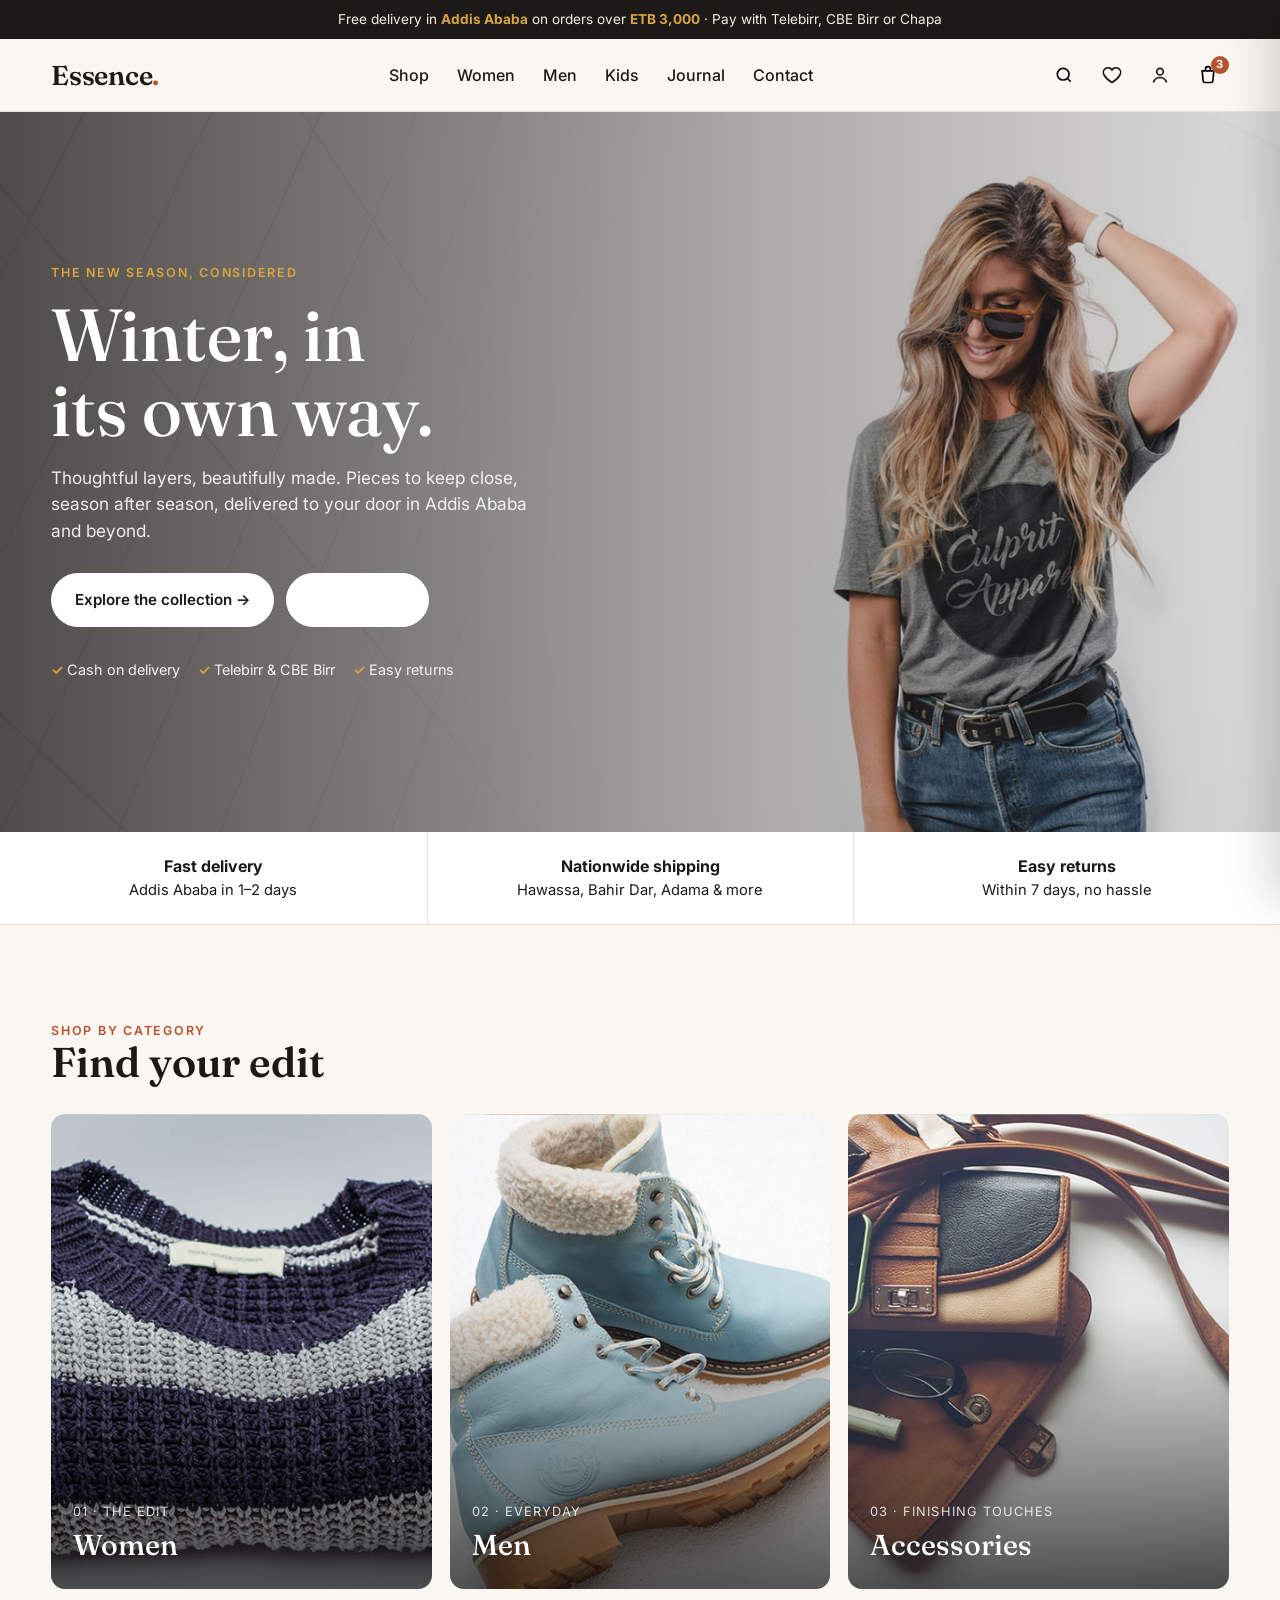
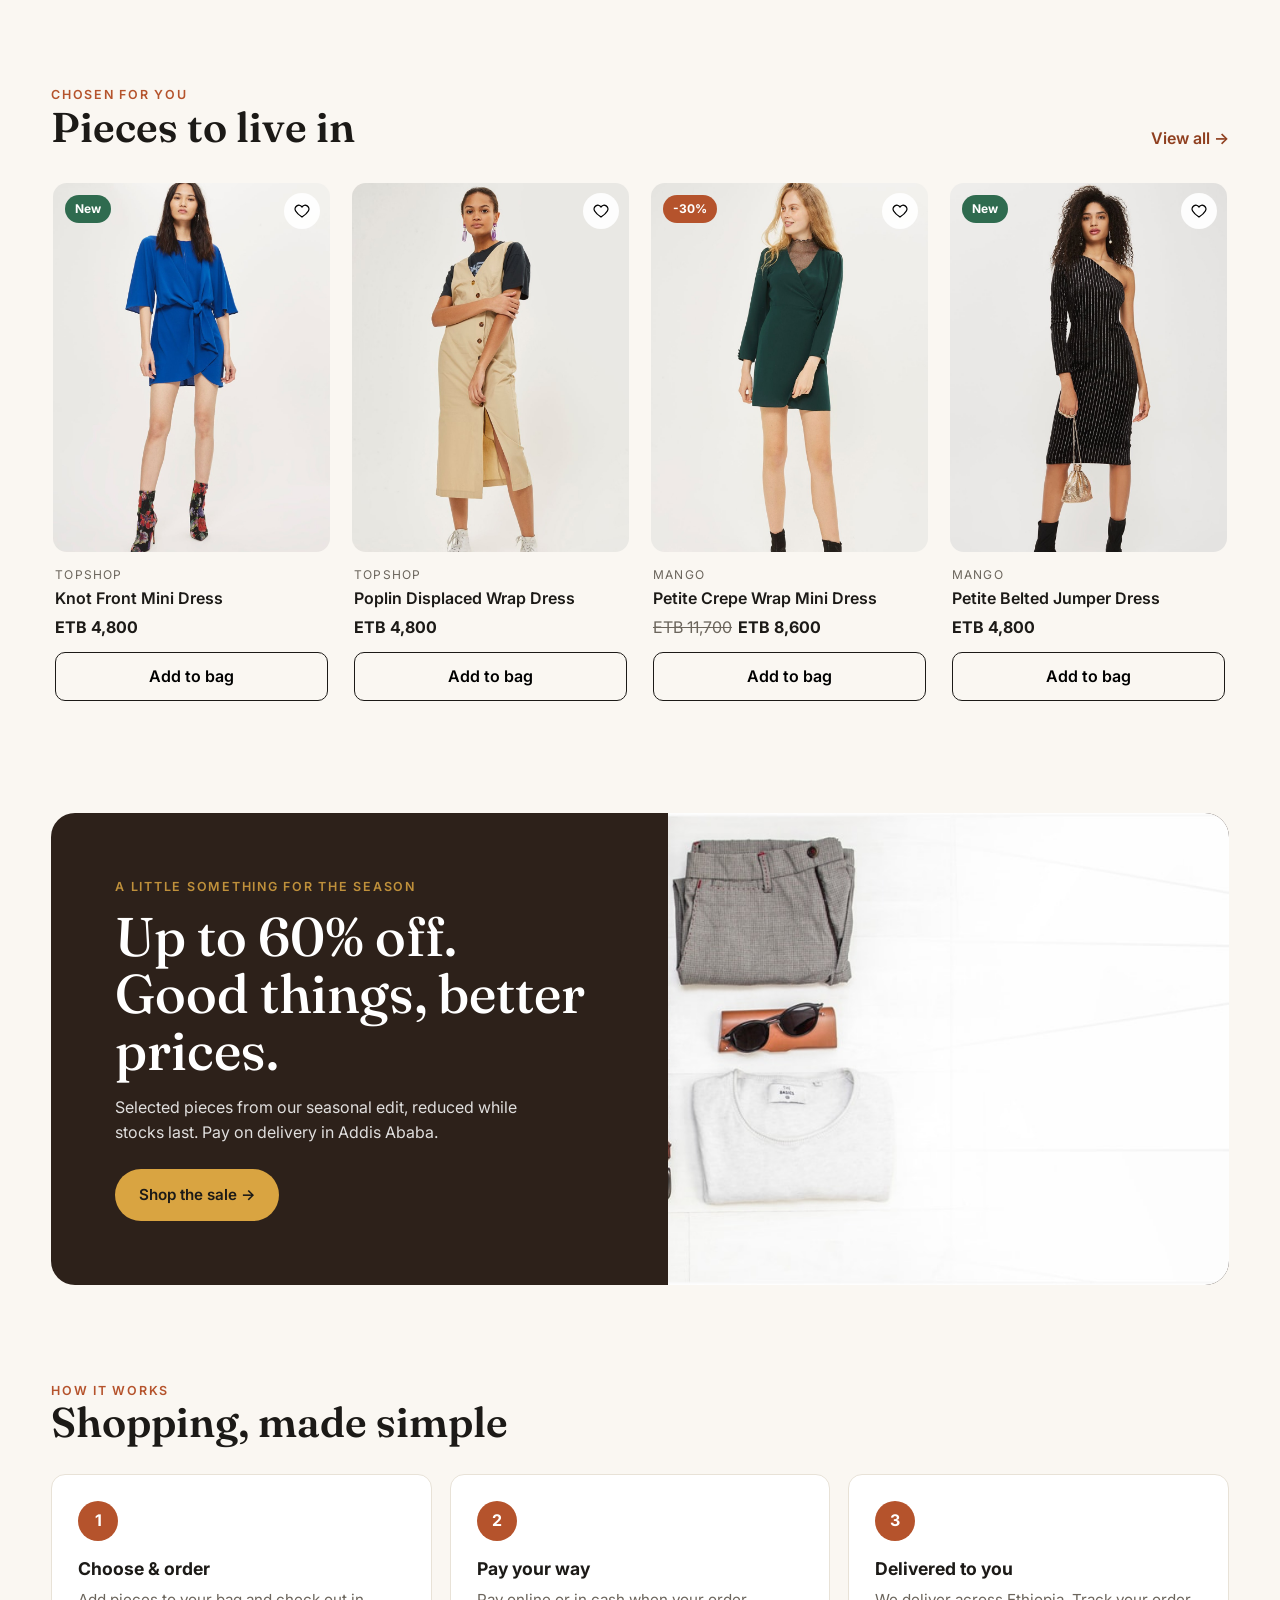
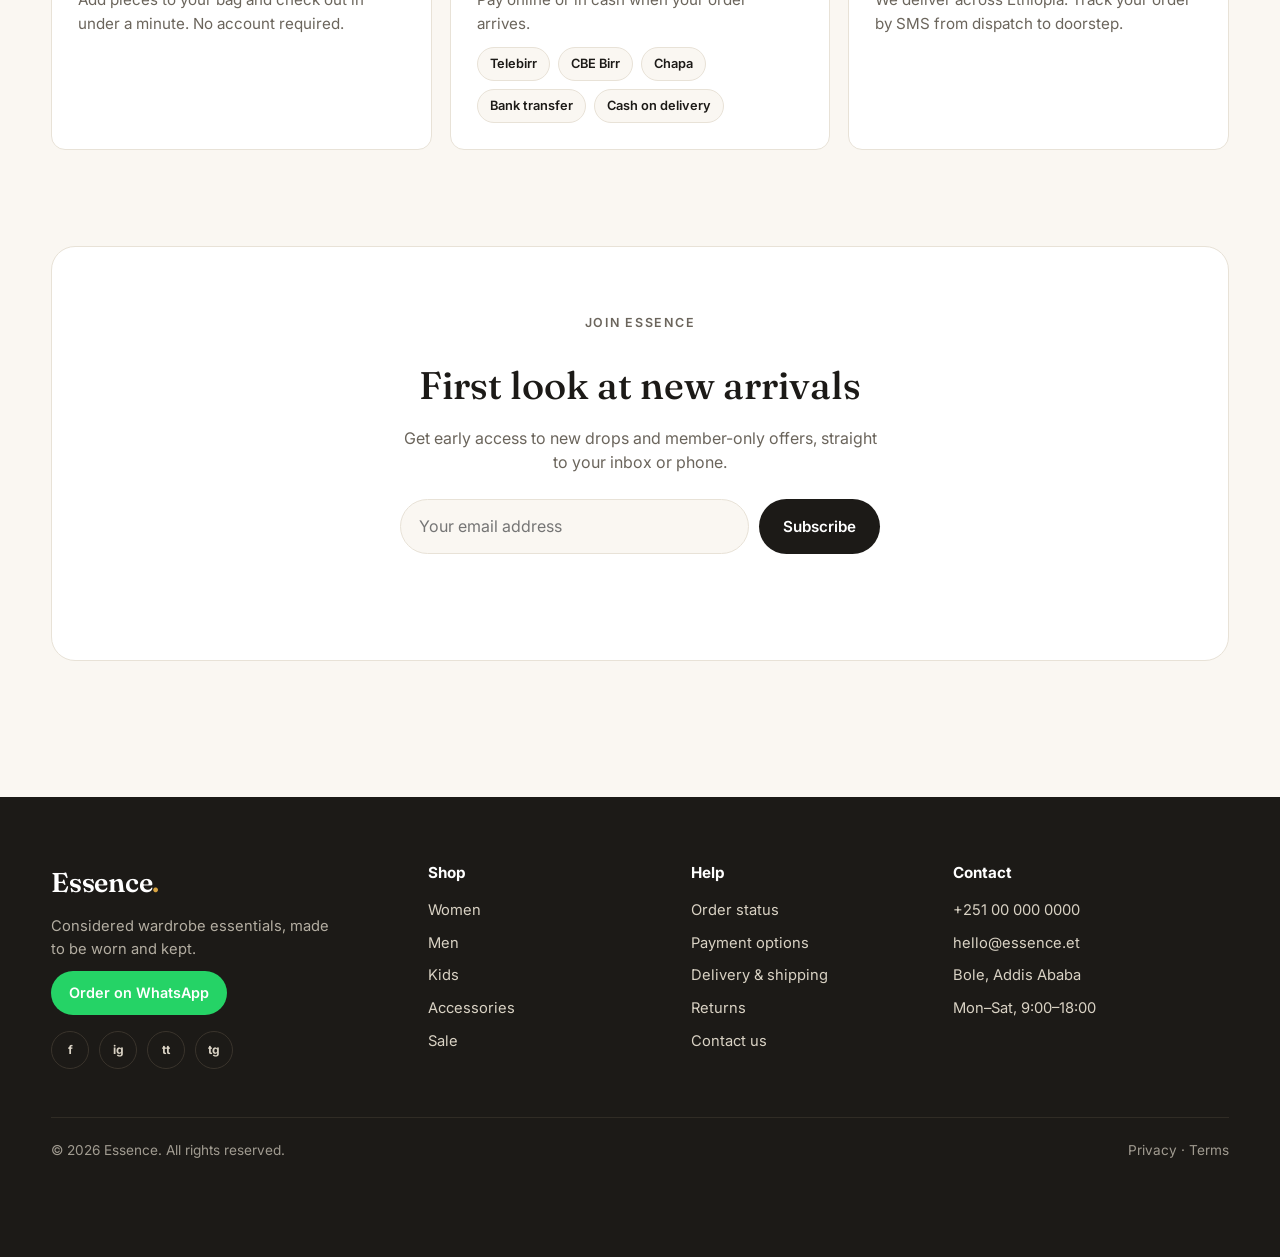
<file: index.html>
<!DOCTYPE html>
<html lang="en">
<head>
  <meta charset="UTF-8">
  <meta name="viewport" content="width=device-width, initial-scale=1, viewport-fit=cover">
  <meta name="description" content="Essence: considered wardrobe essentials, delivered across Ethiopia. Pay with Telebirr, CBE Birr, Chapa or cash on delivery.">
  <title>Essence | Modern Wardrobe Essentials · ኢሰንስ</title>
  <link rel="icon" href="img/core-img/favicon.ico">
  <link rel="preconnect" href="https://fonts.googleapis.com">
  <link rel="preconnect" href="https://fonts.gstatic.com" crossorigin>
  <link href="https://fonts.googleapis.com/css2?family=Inter:wght@400;500;600;700&family=Noto+Sans+Ethiopic:wght@400;600;700&family=Fraunces:opsz,wght@9..144,500;9..144,600&display=swap" rel="stylesheet">
  <style>
    :root {
      --ink: #1c1a17;
      --muted: #6b655c;
      --paper: #faf7f2;
      --card: #ffffff;
      --line: #e8e2d7;
      --accent: #b5532c;        /* terracotta, a nod to Ethiopian earth tones */
      --accent-dark: #8f3f1f;
      --gold: #d9a441;
      --green: #2f6b4f;
      --radius: 14px;
      --shadow: 0 6px 24px rgba(28, 26, 23, .08);
      --font: "Inter", "Noto Sans Ethiopic", system-ui, -apple-system, "Segoe UI", Roboto, sans-serif;
      --display: "Fraunces", Georgia, "Noto Sans Ethiopic", serif;
    }

    * { box-sizing: border-box; margin: 0; padding: 0; }
    html { scroll-behavior: smooth; -webkit-text-size-adjust: 100%; }
    body {
      font-family: var(--font);
      color: var(--ink);
      background: var(--paper);
      line-height: 1.55;
      padding-bottom: env(safe-area-inset-bottom);
    }
    img { max-width: 100%; display: block; }
    a { color: inherit; text-decoration: none; }
    button, input { font: inherit; }
    :focus-visible { outline: 3px solid var(--gold); outline-offset: 2px; }

    .container { width: min(1180px, 92%); margin-inline: auto; }
    .eyebrow {
      font-size: .78rem; letter-spacing: .14em; text-transform: uppercase;
      color: var(--accent); font-weight: 600;
    }
    .section { padding: clamp(56px, 8vw, 96px) 0; }
    .section-head { display: flex; justify-content: space-between; align-items: end; gap: 16px; margin-bottom: 28px; flex-wrap: wrap; }
    .section-head h2 { font-family: var(--display); font-size: clamp(1.8rem, 3.5vw, 2.6rem); font-weight: 600; line-height: 1.1; }
    .link-arrow { font-weight: 600; color: var(--accent-dark); white-space: nowrap; }
    .link-arrow:hover { text-decoration: underline; }

    .btn {
      display: inline-flex; align-items: center; gap: 8px; justify-content: center;
      padding: 14px 24px; border-radius: 999px; border: 0; cursor: pointer;
      background: var(--ink); color: #fff; font-weight: 600; font-size: .95rem;
      transition: background .2s, transform .2s;
    }
    .btn:hover { background: var(--accent); transform: translateY(-1px); }
    .btn-ghost { background: transparent; color: var(--ink); border: 1.5px solid var(--ink); }
    .btn-ghost:hover { background: var(--ink); color: #fff; }

    /* ===== Announcement bar ===== */
    .announce {
      background: var(--ink); color: #f4efe6; font-size: .85rem; text-align: center;
      padding: 9px 12px;
    }
    .announce strong { color: var(--gold); }

    /* ===== Header ===== */
    .site-header {
      position: sticky; top: 0; z-index: 50;
      background: rgba(250, 247, 242, .92); backdrop-filter: blur(10px);
      border-bottom: 1px solid var(--line);
    }
    .nav {
      display: flex; align-items: center; justify-content: space-between;
      height: 72px; gap: 16px;
    }
    .brand { font-family: var(--display); font-size: 1.7rem; font-weight: 600; letter-spacing: -.01em; }
    .brand span { color: var(--accent); }
    .nav-links { display: flex; gap: 28px; font-weight: 500; }
    .nav-links a:hover { color: var(--accent); }
    .nav-actions { display: flex; align-items: center; gap: 6px; }
    .icon-btn {
      width: 42px; height: 42px; border-radius: 50%; border: 0; background: transparent;
      display: grid; place-items: center; cursor: pointer; position: relative;
    }
    .icon-btn:hover { background: var(--line); }
    .icon-btn svg { width: 20px; height: 20px; }
    .badge-count {
      position: absolute; top: 2px; right: 0; min-width: 18px; height: 18px; padding: 0 5px;
      background: var(--accent); color: #fff; border-radius: 999px; font-size: .7rem;
      display: grid; place-items: center; font-weight: 700;
    }
    .menu-toggle { display: none; }

    @media (max-width: 860px) {
      .nav-links { display: none; }
      .nav-links.open {
        display: flex; flex-direction: column; position: absolute; top: 72px; left: 0; right: 0;
        background: var(--paper); padding: 20px 4%; border-bottom: 1px solid var(--line); gap: 16px;
      }
      .menu-toggle { display: grid; }
    }

    /* ===== Hero ===== */
    .hero {
      position: relative; min-height: min(86vh, 720px);
      display: flex; align-items: center; color: #fff;
      background: #2a2420 url("img/bg-img/bg-1.jpg") center/cover no-repeat;
    }
    .hero::before {
      content: ""; position: absolute; inset: 0;
      background: linear-gradient(90deg, rgba(20,16,12,.75) 0%, rgba(20,16,12,.35) 60%, rgba(20,16,12,.15) 100%);
    }
    .hero-content { position: relative; max-width: 560px; padding: 48px 0; }
    .hero .eyebrow { color: var(--gold); }
    .hero h1 {
      font-family: var(--display); font-weight: 500;
      font-size: clamp(2.6rem, 6vw, 4.6rem); line-height: 1.02; margin: 14px 0 18px;
    }
    .hero p.lead { font-size: 1.08rem; opacity: .9; max-width: 46ch; }
    .hero .actions { display: flex; gap: 12px; flex-wrap: wrap; margin-top: 28px; }
    .hero .btn { background: #fff; color: var(--ink); }
    .hero .btn:hover { background: var(--gold); }
    .hero .btn-ghost { color: #fff; border-color: #fff; }
    .hero .btn-ghost:hover { background: #fff; color: var(--ink); }
    .trust-row {
      display: flex; flex-wrap: wrap; gap: 10px 18px; margin-top: 32px;
      font-size: .9rem; opacity: .92;
    }
    .trust-row span::before { content: "✓ "; color: var(--gold); font-weight: 700; }

    /* ===== Delivery strip ===== */
    .strip {
      display: grid; grid-template-columns: repeat(3, 1fr); gap: 0;
      background: var(--card); border-bottom: 1px solid var(--line);
    }
    .strip div { padding: 22px 16px; text-align: center; font-size: .92rem; }
    .strip strong { display: block; font-size: 1rem; }
    .strip div + div { border-left: 1px solid var(--line); }
    @media (max-width: 640px) {
      .strip { grid-template-columns: 1fr; }
      .strip div + div { border-left: 0; border-top: 1px solid var(--line); }
    }

    /* ===== Categories ===== */
    .cats { display: grid; grid-template-columns: repeat(3, 1fr); gap: 18px; }
    .cat {
      position: relative; border-radius: var(--radius); overflow: hidden; aspect-ratio: 4 / 5;
      background-size: cover; background-position: center; color: #fff;
      transition: transform .3s;
    }
    .cat:hover { transform: translateY(-4px); }
    .cat::after {
      content: ""; position: absolute; inset: 0;
      background: linear-gradient(180deg, transparent 40%, rgba(0,0,0,.65));
    }
    .cat-body { position: absolute; left: 22px; right: 22px; bottom: 22px; z-index: 1; }
    .cat-body small { opacity: .85; font-size: .8rem; letter-spacing: .08em; text-transform: uppercase; }
    .cat-body h3 { font-family: var(--display); font-size: 1.8rem; font-weight: 500; }
    @media (max-width: 720px) { .cats { grid-template-columns: 1fr 1fr; } .cat:last-child { grid-column: span 2; aspect-ratio: 16 / 9; } }

    /* ===== Products (scroll-snap, no JS library) ===== */
    .products {
      display: grid; grid-auto-flow: column; grid-auto-columns: minmax(240px, 280px);
      gap: 22px; overflow-x: auto; scroll-snap-type: x mandatory;
      padding: 4px 2px 16px; scrollbar-width: none;
    }
    .products::-webkit-scrollbar { display: none; }
    .product { scroll-snap-align: start; position: relative; }
    .product-media {
      position: relative; border-radius: var(--radius); overflow: hidden;
      aspect-ratio: 3 / 4; background: var(--line);
    }
    .product-media img { width: 100%; height: 100%; object-fit: cover; transition: opacity .4s; }
    .product-media .hover { position: absolute; inset: 0; opacity: 0; }
    .product:hover .product-media .hover { opacity: 1; }
    .tag {
      position: absolute; top: 12px; left: 12px; z-index: 2;
      background: #fff; color: var(--ink); font-size: .75rem; font-weight: 700;
      padding: 5px 10px; border-radius: 999px;
    }
    .tag.sale { background: var(--accent); color: #fff; }
    .tag.new { background: var(--green); color: #fff; }
    .fav {
      position: absolute; top: 10px; right: 10px; z-index: 2; width: 36px; height: 36px;
      border-radius: 50%; border: 0; background: rgba(255,255,255,.92); cursor: pointer;
      display: grid; place-items: center;
    }
    .fav.active { color: var(--accent); }
    .product-info { padding: 14px 2px 0; }
    .brand-name { font-size: .75rem; text-transform: uppercase; letter-spacing: .1em; color: var(--muted); }
    .product-info h3 { font-size: 1rem; font-weight: 600; margin: 4px 0 6px; line-height: 1.3; }
    .price { font-weight: 700; }
    .price s { color: var(--muted); font-weight: 400; margin-right: 6px; }
    .add-btn {
      width: 100%; margin-top: 12px; padding: 11px; border-radius: 10px; border: 1.5px solid var(--ink);
      background: transparent; font-weight: 600; cursor: pointer; transition: .2s;
    }
    .add-btn:hover { background: var(--ink); color: #fff; }

    /* ===== Promo ===== */
    .promo {
      display: grid; grid-template-columns: 1.1fr 1fr; min-height: 420px;
      border-radius: 24px; overflow: hidden; background: #2d211a; color: #fff;
    }
    .promo-text { padding: clamp(28px, 5vw, 64px); display: flex; flex-direction: column; justify-content: center; }
    .promo-text h2 { font-family: var(--display); font-size: clamp(2.2rem, 4.5vw, 3.4rem); font-weight: 500; line-height: 1.05; margin: 12px 0 16px; }
    .promo-text .eyebrow { color: var(--gold); }
    .promo-text p { opacity: .85; max-width: 42ch; }
    .promo-text .btn { align-self: flex-start; margin-top: 24px; background: var(--gold); color: var(--ink); }
    .promo-img { background: url("img/bg-img/bg-5.jpg") center/cover; min-height: 280px; }
    @media (max-width: 820px) { .promo { grid-template-columns: 1fr; } .promo-img { order: -1; min-height: 220px; } }

    /* ===== Pay / delivery info ===== */
    .info-grid { display: grid; grid-template-columns: repeat(3, 1fr); gap: 18px; }
    .info-card { background: var(--card); border: 1px solid var(--line); border-radius: var(--radius); padding: 26px; }
    .info-card .num {
      width: 40px; height: 40px; border-radius: 50%; background: var(--accent); color: #fff;
      display: grid; place-items: center; font-weight: 700; margin-bottom: 14px;
    }
    .info-card h3 { font-size: 1.1rem; margin-bottom: 6px; }
    .info-card p { color: var(--muted); font-size: .95rem; }
    .chips { display: flex; flex-wrap: wrap; gap: 8px; margin-top: 12px; }
    .chips span {
      font-size: .8rem; font-weight: 600; padding: 6px 12px; border-radius: 999px;
      background: var(--paper); border: 1px solid var(--line);
    }
    @media (max-width: 820px) { .info-grid { grid-template-columns: 1fr; } }

    /* ===== Newsletter ===== */
    .newsletter {
      background: var(--card); border: 1px solid var(--line); border-radius: 24px;
      padding: clamp(28px, 5vw, 56px); text-align: center;
    }
    .newsletter h2 { font-family: var(--display); font-size: clamp(1.8rem, 3.5vw, 2.4rem); font-weight: 500; }
    .newsletter p { color: var(--muted); margin: 10px auto 24px; max-width: 48ch; }
    .sub-form { display: flex; gap: 10px; max-width: 480px; margin: 0 auto; flex-wrap: wrap; }
    .sub-form input {
      flex: 1 1 240px; padding: 14px 18px; border-radius: 999px; border: 1.5px solid var(--line);
      background: var(--paper);
    }
    .sub-form input:focus { outline: none; border-color: var(--accent); }
    .form-note { font-size: .85rem; color: var(--green); margin-top: 12px; min-height: 1.2em; }

    /* ===== Footer ===== */
    footer { background: var(--ink); color: #d9d2c4; padding: 64px 0 96px; margin-top: 40px; }
    .footer-grid { display: grid; grid-template-columns: 1.5fr 1fr 1fr 1.2fr; gap: 32px; }
    footer h4 { color: #fff; font-size: .95rem; margin-bottom: 14px; }
    footer ul { list-style: none; display: grid; gap: 10px; font-size: .92rem; }
    footer a:hover { color: var(--gold); }
    footer .brand { color: #fff; }
    footer .brand span { color: var(--gold); }
    .footer-tag { font-size: .92rem; margin-top: 12px; max-width: 32ch; opacity: .8; }
    .social { display: flex; gap: 10px; margin-top: 16px; }
    .social a {
      width: 38px; height: 38px; border-radius: 50%; border: 1px solid #3a342c;
      display: grid; place-items: center; font-size: .75rem; font-weight: 700;
    }
    .social a:hover { border-color: var(--gold); color: var(--gold); }
    .order-btn {
      display: inline-flex; margin-top: 10px; padding: 11px 18px; border-radius: 999px;
      background: #25d366; color: #fff; font-weight: 600; font-size: .9rem;
    }
    .order-btn:hover { color: #fff; filter: brightness(1.05); }
    .copyright {
      margin-top: 48px; padding-top: 22px; border-top: 1px solid #3a342c;
      font-size: .85rem; opacity: .7; display: flex; justify-content: space-between; flex-wrap: wrap; gap: 8px;
    }
    @media (max-width: 860px) { .footer-grid { grid-template-columns: 1fr 1fr; } }
    @media (max-width: 480px) { .footer-grid { grid-template-columns: 1fr; } }

    /* ===== Mobile bottom bar ===== */
    .mobile-bar {
      display: none; position: fixed; bottom: 0; left: 0; right: 0; z-index: 60;
      background: var(--card); border-top: 1px solid var(--line);
      padding: 8px 12px calc(8px + env(safe-area-inset-bottom));
      grid-template-columns: repeat(4, 1fr); text-align: center; font-size: .72rem; font-weight: 600;
    }
    .mobile-bar a { padding: 6px; border-radius: 10px; display: grid; gap: 2px; justify-items: center; }
    .mobile-bar a:hover { color: var(--accent); }
    .mobile-bar i { font-style: normal; font-size: 1.1rem; }
    @media (max-width: 720px) {
      .mobile-bar { display: grid; }
      footer { padding-bottom: 110px; }
    }

    /* ===== Cart drawer ===== */
    .overlay {
      position: fixed; inset: 0; background: rgba(20,16,12,.45); opacity: 0; pointer-events: none;
      transition: opacity .3s; z-index: 80;
    }
    .overlay.show { opacity: 1; pointer-events: auto; }
    .cart-drawer {
      position: fixed; top: 0; right: 0; bottom: 0; width: min(420px, 100%);
      background: var(--paper); z-index: 90; transform: translateX(100%);
      transition: transform .35s cubic-bezier(.2,.8,.2,1); display: flex; flex-direction: column;
      box-shadow: -12px 0 40px rgba(0,0,0,.15);
    }
    .cart-drawer.open { transform: translateX(0); }
    .cart-head { display: flex; justify-content: space-between; align-items: center; padding: 22px 24px; border-bottom: 1px solid var(--line); }
    .cart-head h2 { font-family: var(--display); font-weight: 600; font-size: 1.5rem; }
    .cart-items { flex: 1; overflow-y: auto; padding: 16px 24px; display: grid; gap: 16px; align-content: start; }
    .cart-item { display: grid; grid-template-columns: 76px 1fr auto; gap: 14px; align-items: center; }
    .cart-item img { width: 76px; height: 96px; object-fit: cover; border-radius: 10px; }
    .cart-item h4 { font-size: .95rem; }
    .cart-item .meta { font-size: .82rem; color: var(--muted); }
    .qty { display: inline-flex; align-items: center; gap: 10px; margin-top: 8px; }
    .qty button {
      width: 28px; height: 28px; border-radius: 50%; border: 1px solid var(--line); background: #fff; cursor: pointer;
    }
    .remove { background: none; border: 0; color: var(--muted); cursor: pointer; font-size: .8rem; margin-top: 6px; text-decoration: underline; }
    .cart-empty { text-align: center; color: var(--muted); padding: 60px 0; }
    .cart-foot { padding: 20px 24px 28px; border-top: 1px solid var(--line); background: #fff; }
    .sum-row { display: flex; justify-content: space-between; font-size: .95rem; margin-bottom: 8px; }
    .sum-row.total { font-weight: 700; font-size: 1.1rem; margin-top: 10px; padding-top: 10px; border-top: 1px dashed var(--line); }
    .cart-foot .btn { width: 100%; margin-top: 16px; }
    .cart-foot small { display: block; text-align: center; color: var(--muted); margin-top: 10px; font-size: .8rem; }
  </style>
</head>
<body>

  <div class="announce">
    Free delivery in <strong>Addis Ababa</strong> on orders over <strong>ETB 3,000</strong> · Pay with Telebirr, CBE Birr or Chapa
  </div>

  <!-- ===== Header ===== -->
  <header class="site-header">
    <div class="container nav">
      <a href="index.html" class="brand" aria-label="Essence home">Essence<span>.</span></a>

      <nav class="nav-links" id="navLinks" aria-label="Main">
        <a href="shop.html">Shop</a>
        <a href="shop.html?cat=women">Women</a>
        <a href="shop.html?cat=men">Men</a>
        <a href="shop.html?cat=kids">Kids</a>
        <a href="blog.html">Journal</a>
        <a href="contact.html">Contact</a>
      </nav>

      <div class="nav-actions">
        <button class="icon-btn" aria-label="Search">
          <svg viewBox="0 0 24 24" fill="none" stroke="currentColor" stroke-width="2"><circle cx="11" cy="11" r="7"/><path d="m20 20-3.5-3.5"/></svg>
        </button>
        <a class="icon-btn" href="#" aria-label="Wishlist">
          <svg viewBox="0 0 24 24" fill="none" stroke="currentColor" stroke-width="2"><path d="M12 21s-7-4.4-9.5-9A5.5 5.5 0 0 1 12 6a5.5 5.5 0 0 1 9.5 6c-2.5 4.6-9.5 9-9.5 9z"/></svg>
        </a>
        <a class="icon-btn" href="#" aria-label="Account">
          <svg viewBox="0 0 24 24" fill="none" stroke="currentColor" stroke-width="2"><circle cx="12" cy="8" r="4"/><path d="M4 21c1.5-4 4.5-6 8-6s6.5 2 8 6"/></svg>
        </a>
        <button class="icon-btn" id="cartBtn" aria-label="Open cart">
          <svg viewBox="0 0 24 24" fill="none" stroke="currentColor" stroke-width="2"><path d="M5 7h14l-1.2 12.2a2 2 0 0 1-2 1.8H8.2a2 2 0 0 1-2-1.8L5 7z"/><path d="M9 7V5a3 3 0 0 1 6 0v2"/></svg>
          <span class="badge-count" id="cartCount">3</span>
        </button>
        <button class="icon-btn menu-toggle" id="menuToggle" aria-label="Menu" aria-expanded="false">
          <svg viewBox="0 0 24 24" fill="none" stroke="currentColor" stroke-width="2"><path d="M4 7h16M4 12h16M4 17h16"/></svg>
        </button>
      </div>
    </div>
  </header>

  <main>
    <!-- ===== Hero ===== -->
    <section class="hero">
      <div class="container">
        <div class="hero-content">
          <p class="eyebrow">The new season, considered</p>
          <h1>Winter, in<br>its own way.</h1>
          <p class="lead">Thoughtful layers, beautifully made. Pieces to keep close, season after season, delivered to your door in Addis Ababa and beyond.</p>
          <div class="actions">
            <a href="shop.html" class="btn">Explore the collection →</a>
            <a href="#new" class="btn btn-ghost">New arrivals</a>
          </div>
          <div class="trust-row">
            <span>Cash on delivery</span>
            <span>Telebirr &amp; CBE Birr</span>
            <span>Easy returns</span>
          </div>
        </div>
      </div>
    </section>

    <!-- ===== Delivery strip ===== -->
    <div class="strip">
      <div><strong>Fast delivery</strong>Addis Ababa in 1–2 days</div>
      <div><strong>Nationwide shipping</strong>Hawassa, Bahir Dar, Adama &amp; more</div>
      <div><strong>Easy returns</strong>Within 7 days, no hassle</div>
    </div>

    <!-- ===== Categories ===== -->
    <section class="section">
      <div class="container">
        <div class="section-head">
          <div>
            <p class="eyebrow">Shop by category</p>
            <h2>Find your edit</h2>
          </div>
        </div>
        <div class="cats">
          <a href="shop.html?cat=women" class="cat" style="background-image:url(img/bg-img/bg-2.jpg)">
            <div class="cat-body"><small>01 · The edit</small><h3>Women</h3></div>
          </a>
          <a href="shop.html?cat=men" class="cat" style="background-image:url(img/bg-img/bg-3.jpg)">
            <div class="cat-body"><small>02 · Everyday</small><h3>Men</h3></div>
          </a>
          <a href="shop.html?cat=accessories" class="cat" style="background-image:url(img/bg-img/bg-4.jpg)">
            <div class="cat-body"><small>03 · Finishing touches</small><h3>Accessories</h3></div>
          </a>
        </div>
      </div>
    </section>

    <!-- ===== New arrivals ===== -->
    <section class="section" id="new" style="padding-top:0">
      <div class="container">
        <div class="section-head">
          <div>
            <p class="eyebrow">Chosen for you</p>
            <h2>Pieces to live in</h2>
          </div>
          <a href="shop.html" class="link-arrow">View all →</a>
        </div>

        <div class="products" id="productRail">
          <article class="product">
            <div class="product-media">
              <img src="img/product-img/product-1.jpg" alt="Knot Front Mini Dress">
              <img class="hover" src="img/product-img/product-2.jpg" alt="">
              <span class="tag new">New</span>
              <button class="fav" aria-label="Save"><svg width="16" height="16" viewBox="0 0 24 24" fill="none" stroke="currentColor" stroke-width="2"><path d="M12 21s-7-4.4-9.5-9A5.5 5.5 0 0 1 12 6a5.5 5.5 0 0 1 9.5 6c-2.5 4.6-9.5 9-9.5 9z"/></svg></button>
            </div>
            <div class="product-info">
              <p class="brand-name">Topshop</p>
              <h3>Knot Front Mini Dress</h3>
              <p class="price">ETB 4,800</p>
              <button class="add-btn" data-name="Knot Front Mini Dress" data-price="4800" data-img="img/product-img/product-1.jpg">Add to bag</button>
            </div>
          </article>

          <article class="product">
            <div class="product-media">
              <img src="img/product-img/product-2.jpg" alt="Poplin Displaced Wrap Dress">
              <img class="hover" src="img/product-img/product-3.jpg" alt="">
              <button class="fav" aria-label="Save"><svg width="16" height="16" viewBox="0 0 24 24" fill="none" stroke="currentColor" stroke-width="2"><path d="M12 21s-7-4.4-9.5-9A5.5 5.5 0 0 1 12 6a5.5 5.5 0 0 1 9.5 6c-2.5 4.6-9.5 9-9.5 9z"/></svg></button>
            </div>
            <div class="product-info">
              <p class="brand-name">Topshop</p>
              <h3>Poplin Displaced Wrap Dress</h3>
              <p class="price">ETB 4,800</p>
              <button class="add-btn" data-name="Poplin Displaced Wrap Dress" data-price="4800" data-img="img/product-img/product-2.jpg">Add to bag</button>
            </div>
          </article>

          <article class="product">
            <div class="product-media">
              <img src="img/product-img/product-3.jpg" alt="Petite Crepe Wrap Mini Dress">
              <img class="hover" src="img/product-img/product-4.jpg" alt="">
              <span class="tag sale">-30%</span>
              <button class="fav" aria-label="Save"><svg width="16" height="16" viewBox="0 0 24 24" fill="none" stroke="currentColor" stroke-width="2"><path d="M12 21s-7-4.4-9.5-9A5.5 5.5 0 0 1 12 6a5.5 5.5 0 0 1 9.5 6c-2.5 4.6-9.5 9-9.5 9z"/></svg></button>
            </div>
            <div class="product-info">
              <p class="brand-name">Mango</p>
              <h3>Petite Crepe Wrap Mini Dress</h3>
              <p class="price"><s>ETB 11,700</s>ETB 8,600</p>
              <button class="add-btn" data-name="Petite Crepe Wrap Mini Dress" data-price="8600" data-img="img/product-img/product-3.jpg">Add to bag</button>
            </div>
          </article>

          <article class="product">
            <div class="product-media">
              <img src="img/product-img/product-4.jpg" alt="Petite Belted Jumper Dress">
              <img class="hover" src="img/product-img/product-5.jpg" alt="">
              <span class="tag new">New</span>
              <button class="fav" aria-label="Save"><svg width="16" height="16" viewBox="0 0 24 24" fill="none" stroke="currentColor" stroke-width="2"><path d="M12 21s-7-4.4-9.5-9A5.5 5.5 0 0 1 12 6a5.5 5.5 0 0 1 9.5 6c-2.5 4.6-9.5 9-9.5 9z"/></svg></button>
            </div>
            <div class="product-info">
              <p class="brand-name">Mango</p>
              <h3>Petite Belted Jumper Dress</h3>
              <p class="price">ETB 4,800</p>
              <button class="add-btn" data-name="Petite Belted Jumper Dress" data-price="4800" data-img="img/product-img/product-4.jpg">Add to bag</button>
            </div>
          </article>
        </div>
      </div>
    </section>

    <!-- ===== Promo ===== -->
    <section class="section" style="padding-top:0">
      <div class="container">
        <div class="promo">
          <div class="promo-text">
            <p class="eyebrow">A little something for the season</p>
            <h2>Up to 60% off.<br>Good things, better prices.</h2>
            <p>Selected pieces from our seasonal edit, reduced while stocks last. Pay on delivery in Addis Ababa.</p>
            <a href="shop.html?sale=1" class="btn">Shop the sale →</a>
          </div>
          <div class="promo-img" role="img" aria-label="Seasonal sale collection"></div>
        </div>
      </div>
    </section>

    <!-- ===== Shopping info ===== -->
    <section class="section" style="padding-top:0">
      <div class="container">
        <div class="section-head">
          <div>
            <p class="eyebrow">How it works</p>
            <h2>Shopping, made simple</h2>
          </div>
        </div>
        <div class="info-grid">
          <div class="info-card">
            <div class="num">1</div>
            <h3>Choose &amp; order</h3>
            <p>Add pieces to your bag and check out in under a minute. No account required.</p>
          </div>
          <div class="info-card">
            <div class="num">2</div>
            <h3>Pay your way</h3>
            <p>Pay online or in cash when your order arrives.</p>
            <div class="chips">
              <span>Telebirr</span><span>CBE Birr</span><span>Chapa</span><span>Bank transfer</span><span>Cash on delivery</span>
            </div>
          </div>
          <div class="info-card">
            <div class="num">3</div>
            <h3>Delivered to you</h3>
            <p>We deliver across Ethiopia. Track your order by SMS from dispatch to doorstep.</p>
          </div>
        </div>
      </div>
    </section>

    <!-- ===== Newsletter ===== -->
    <section class="section" style="padding-top:0">
      <div class="container">
        <div class="newsletter">
          <p class="eyebrow">Join Essence</p>
          <h2>First look at new arrivals</h2>
          <p>Get early access to new drops and member-only offers, straight to your inbox or phone.</p>
          <form class="sub-form" id="subForm">
            <input type="email" name="email" placeholder="Your email address" required aria-label="Email address">
            <button type="submit" class="btn">Subscribe</button>
          </form>
          <p class="form-note" id="subNote" role="status"></p>
        </div>
      </div>
    </section>
  </main>

  <!-- ===== Footer ===== -->
  <footer>
    <div class="container">
      <div class="footer-grid">
        <div>
          <div class="brand">Essence<span>.</span></div>
          <p class="footer-tag">Considered wardrobe essentials, made to be worn and kept.</p>
          <a class="order-btn" href="https://wa.me/251000000000" target="_blank" rel="noopener">Order on WhatsApp</a>
          <div class="social">
            <a href="#" aria-label="Facebook">f</a>
            <a href="#" aria-label="Instagram">ig</a>
            <a href="#" aria-label="TikTok">tt</a>
            <a href="#" aria-label="Telegram">tg</a>
          </div>
        </div>
        <div>
          <h4>Shop</h4>
          <ul>
            <li><a href="shop.html?cat=women">Women</a></li>
            <li><a href="shop.html?cat=men">Men</a></li>
            <li><a href="shop.html?cat=kids">Kids</a></li>
            <li><a href="shop.html?cat=accessories">Accessories</a></li>
            <li><a href="shop.html?sale=1">Sale</a></li>
          </ul>
        </div>
        <div>
          <h4>Help</h4>
          <ul>
            <li><a href="#">Order status</a></li>
            <li><a href="#">Payment options</a></li>
            <li><a href="#">Delivery &amp; shipping</a></li>
            <li><a href="#">Returns</a></li>
            <li><a href="contact.html">Contact us</a></li>
          </ul>
        </div>
        <div>
          <h4>Contact</h4>
          <ul>
            <li>+251 00 000 0000</li>
            <li>hello@essence.et</li>
            <li>Bole, Addis Ababa</li>
            <li>Mon–Sat, 9:00–18:00</li>
          </ul>
        </div>
      </div>
      <div class="copyright">
        <span>© <span id="year"></span> Essence. All rights reserved.</span>
        <span><a href="#">Privacy</a> · <a href="#">Terms</a></span>
      </div>
    </div>
  </footer>

  <!-- Mobile bottom navigation -->
  <nav class="mobile-bar" aria-label="Quick navigation">
    <a href="index.html"><i>⌂</i>Home</a>
    <a href="shop.html"><i>▦</i>Shop</a>
    <a href="#" id="mobileCart"><i>👜</i>Bag</a>
    <a href="contact.html"><i>☏</i>Help</a>
  </nav>

  <!-- Cart drawer -->
  <div class="overlay" id="overlay"></div>
  <aside class="cart-drawer" id="cartDrawer" aria-label="Shopping bag">
    <div class="cart-head">
      <h2>Your bag</h2>
      <button class="icon-btn" id="closeCart" aria-label="Close bag">✕</button>
    </div>
    <div class="cart-items" id="cartItems"></div>
    <div class="cart-foot">
      <div class="sum-row"><span>Subtotal</span><span id="subtotal">ETB 0</span></div>
      <div class="sum-row"><span>Delivery</span><span id="delivery">ETB 0</span></div>
      <div class="sum-row"><span>Discount (15% on 2+ items)</span><span id="discount">− ETB 0</span></div>
      <div class="sum-row total"><span>Total</span><span id="total">ETB 0</span></div>
      <a href="checkout.html" class="btn">Checkout · Pay securely</a>
      <small>Telebirr, CBE Birr, Chapa or cash on delivery</small>
    </div>
  </aside>

  <script>
    // Year
    document.getElementById('year').textContent = new Date().getFullYear();

    // Mobile menu
    const menuToggle = document.getElementById('menuToggle');
    const navLinks = document.getElementById('navLinks');
    menuToggle.addEventListener('click', () => {
      const open = navLinks.classList.toggle('open');
      menuToggle.setAttribute('aria-expanded', open);
    });

    // Favourites
    document.querySelectorAll('.fav').forEach(btn => {
      btn.addEventListener('click', () => btn.classList.toggle('active'));
    });

    // Cart
    const ETB = n => 'ETB ' + Math.round(n).toLocaleString('en-US');
    let cart = [
      { name: 'Button Through Strap Mini Dress', price: 4500, qty: 1, img: 'img/product-img/product-1.jpg', size: 'S', color: 'Red' },
      { name: 'Button Through Strap Mini Dress', price: 4500, qty: 2, img: 'img/product-img/product-2.jpg', size: 'S', color: 'Red' }
    ];

    const drawer = document.getElementById('cartDrawer');
    const overlay = document.getElementById('overlay');
    const openCart = () => { drawer.classList.add('open'); overlay.classList.add('show'); };
    const closeCart = () => { drawer.classList.remove('open'); overlay.classList.remove('show'); };

    document.getElementById('cartBtn').addEventListener('click', openCart);
    document.getElementById('mobileCart').addEventListener('click', e => { e.preventDefault(); openCart(); });
    document.getElementById('closeCart').addEventListener('click', closeCart);
    overlay.addEventListener('click', closeCart);
    document.addEventListener('keydown', e => { if (e.key === 'Escape') closeCart(); });

    function renderCart() {
      const list = document.getElementById('cartItems');
      const count = cart.reduce((s, i) => s + i.qty, 0);
      document.getElementById('cartCount').textContent = count;

      if (!cart.length) {
        list.innerHTML = '<p class="cart-empty">Your bag is empty.<br><a href="shop.html" class="link-arrow">Start shopping →</a></p>';
      } else {
        list.innerHTML = cart.map((item, i) => `
          <div class="cart-item">
            <img src="${item.img}" alt="${item.name}">
            <div>
              <h4>${item.name}</h4>
              <p class="meta">Size ${item.size} · ${item.color}</p>
              <div class="qty">
                <button data-act="dec" data-i="${i}" aria-label="Decrease">−</button>
                <span>${item.qty}</span>
                <button data-act="inc" data-i="${i}" aria-label="Increase">+</button>
              </div>
              <button class="remove" data-act="rm" data-i="${i}">Remove</button>
            </div>
            <div class="price">${ETB(item.price * item.qty)}</div>
          </div>`).join('');
      }
      updateTotals(count);
    }

    function updateTotals(count) {
      const subtotal = cart.reduce((s, i) => s + i.price * i.qty, 0);
      const discount = count >= 2 ? subtotal * 0.15 : 0;
      const delivery = subtotal === 0 ? 0 : (subtotal - discount >= 3000 ? 0 : 150);
      const total = subtotal - discount + delivery;
      document.getElementById('subtotal').textContent = ETB(subtotal);
      document.getElementById('delivery').textContent = delivery === 0 ? 'Free' : ETB(delivery);
      document.getElementById('discount').textContent = discount ? '− ' + ETB(discount) : '− ETB 0';
      document.getElementById('total').textContent = ETB(total);
    }

    document.getElementById('cartItems').addEventListener('click', e => {
      const b = e.target.closest('button[data-act]');
      if (!b) return;
      const i = +b.dataset.i;
      if (b.dataset.act === 'inc') cart[i].qty++;
      if (b.dataset.act === 'dec' && cart[i].qty > 1) cart[i].qty--;
      if (b.dataset.act === 'rm') cart.splice(i, 1);
      renderCart();
    });

    // Add to bag from product cards
    document.querySelectorAll('.add-btn').forEach(btn => {
      btn.addEventListener('click', () => {
        const name = btn.dataset.name;
        const existing = cart.find(i => i.name === name);
        if (existing) existing.qty++;
        else cart.push({ name, price: +btn.dataset.price, qty: 1, img: btn.dataset.img, size: 'M', color: 'Default' });
        renderCart();
        btn.textContent = 'Added ✓';
        setTimeout(() => (btn.textContent = 'Add to bag'), 1400);
      });
    });

    renderCart();

    // Newsletter
    document.getElementById('subForm').addEventListener('submit', e => {
      e.preventDefault();
      document.getElementById('subNote').textContent = 'Thank you! Your early access is confirmed.';
      e.target.reset();
    });
  </script>
</body>
</html>
</file>
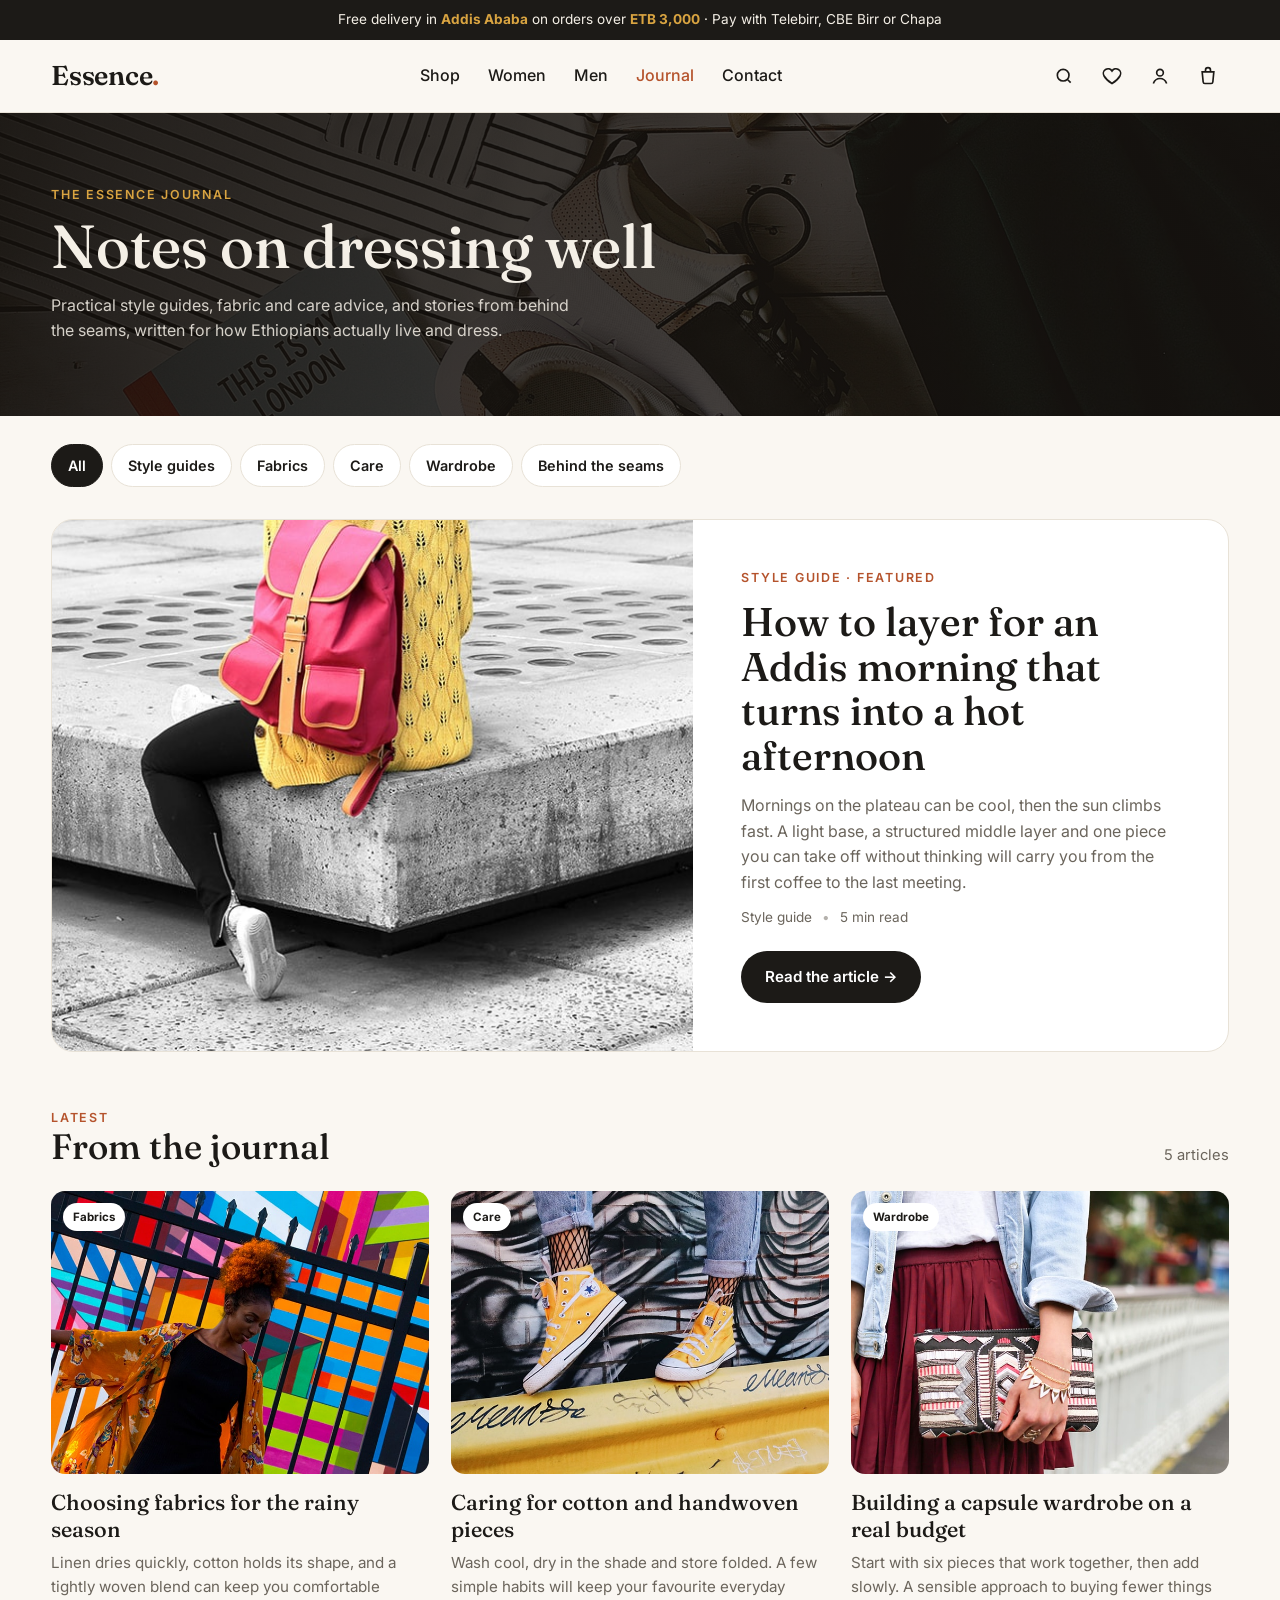
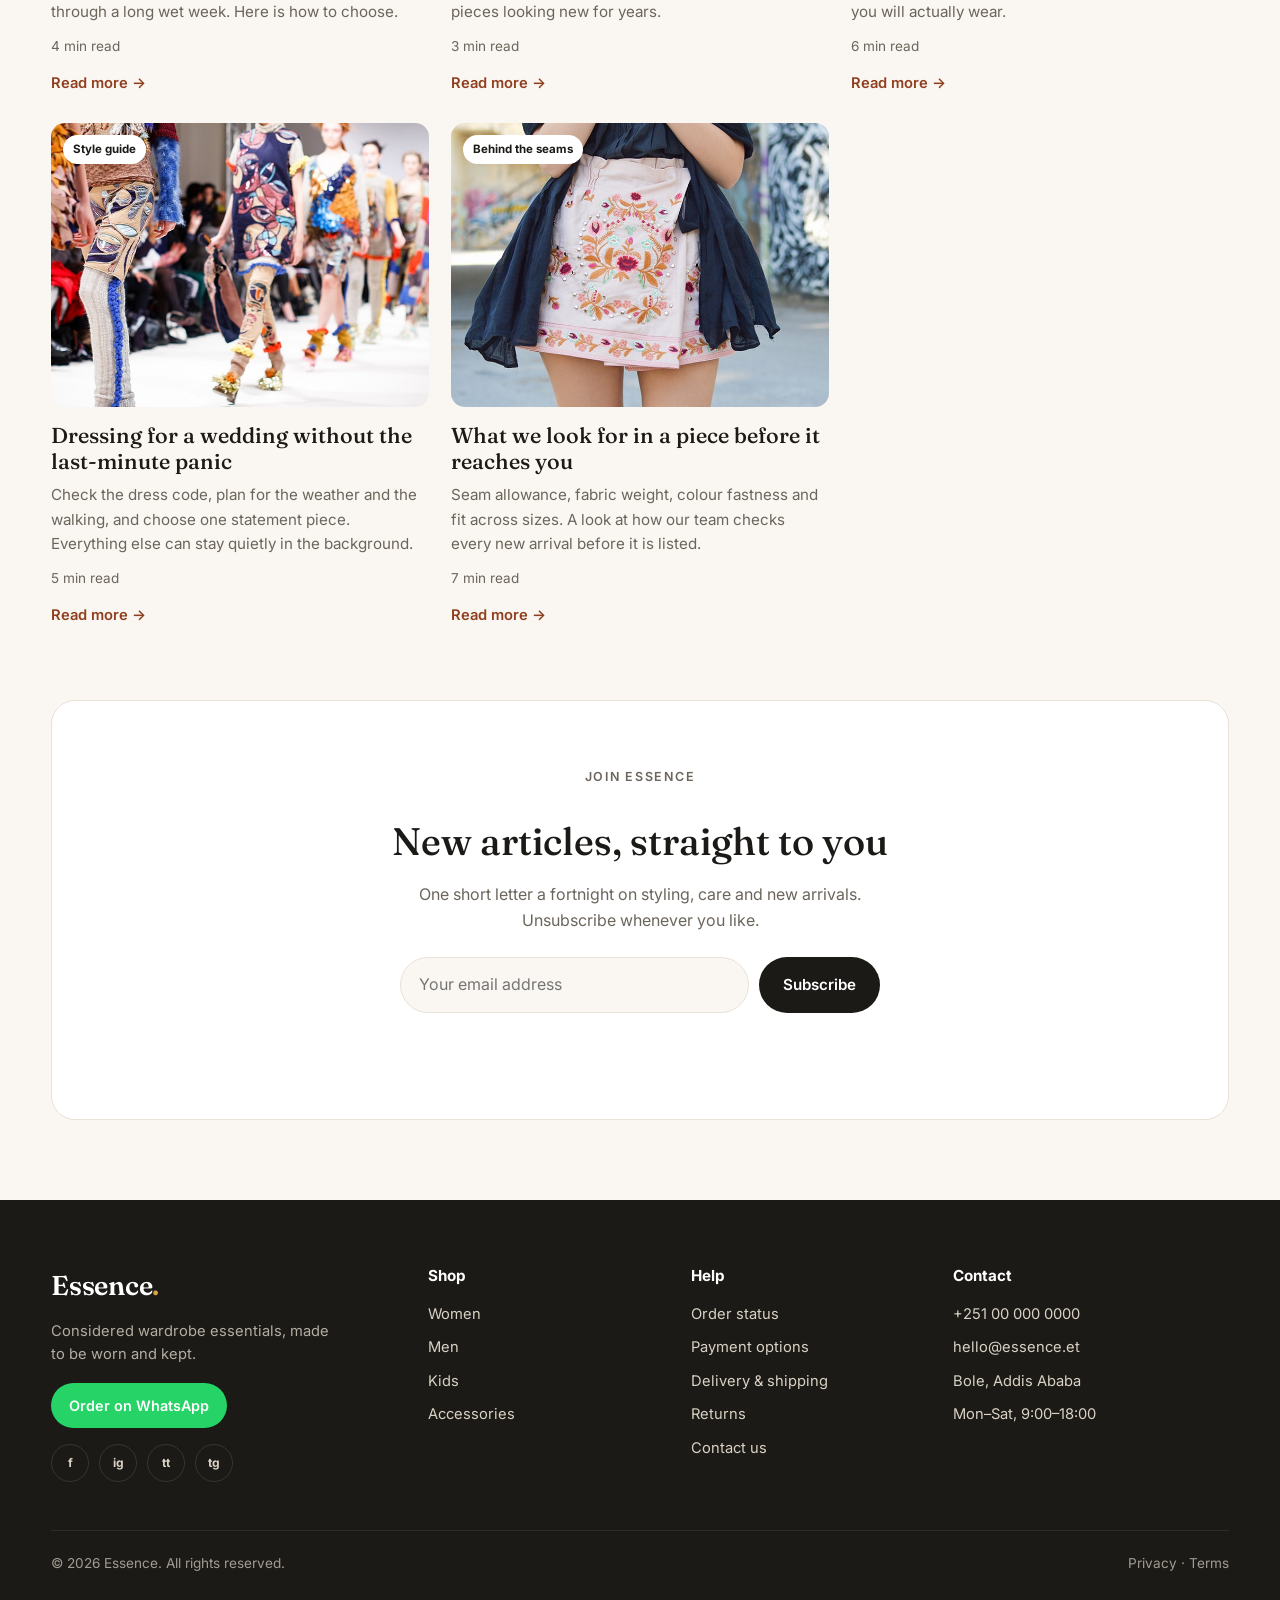
<file: blog.html>
<!DOCTYPE html>
<html lang="en">
<head>
  <meta charset="UTF-8">
  <meta name="viewport" content="width=device-width, initial-scale=1, viewport-fit=cover">
  <meta name="description" content="Style notes, care guides and behind-the-seams stories from Essence, written for dressing well across Ethiopia.">
  <title>Journal | Essence · መጽሔት</title>
  <link rel="icon" href="img/core-img/favicon.ico">
  <link rel="preconnect" href="https://fonts.googleapis.com">
  <link rel="preconnect" href="https://fonts.gstatic.com" crossorigin>
  <link href="https://fonts.googleapis.com/css2?family=Inter:wght@400;500;600;700&family=Noto+Sans+Ethiopic:wght@400;600;700&family=Fraunces:opsz,wght@9..144,500;9..144,600&display=swap" rel="stylesheet">
  <style>
    :root {
      --ink: #1c1a17;
      --muted: #6b655c;
      --paper: #faf7f2;
      --card: #ffffff;
      --line: #e8e2d7;
      --accent: #b5532c;
      --accent-dark: #8f3f1f;
      --gold: #d9a441;
      --green: #2f6b4f;
      --radius: 14px;
      --font: "Inter", "Noto Sans Ethiopic", system-ui, -apple-system, "Segoe UI", Roboto, sans-serif;
      --display: "Fraunces", Georgia, "Noto Sans Ethiopic", serif;
    }

    * { box-sizing: border-box; margin: 0; padding: 0; }
    html { scroll-behavior: smooth; -webkit-text-size-adjust: 100%; }
    body { font-family: var(--font); color: var(--ink); background: var(--paper); line-height: 1.6; }
    img { max-width: 100%; display: block; }
    a { color: inherit; text-decoration: none; }
    button, input, select { font: inherit; }
    :focus-visible { outline: 3px solid var(--gold); outline-offset: 2px; }

    .container { width: min(1180px, 92%); margin-inline: auto; }
    .eyebrow { font-size: .78rem; letter-spacing: .14em; text-transform: uppercase; color: var(--accent); font-weight: 600; }

    .btn {
      display: inline-flex; align-items: center; gap: 8px; justify-content: center;
      padding: 14px 24px; border-radius: 999px; border: 0; cursor: pointer;
      background: var(--ink); color: #fff; font-weight: 600; font-size: .95rem;
      transition: background .2s, transform .2s;
    }
    .btn:hover { background: var(--accent); color: #fff; transform: translateY(-1px); }
    .icon-btn {
      width: 42px; height: 42px; border-radius: 50%; border: 0; background: transparent;
      display: grid; place-items: center; cursor: pointer; position: relative; color: var(--ink);
    }
    .icon-btn:hover { background: var(--line); }
    .icon-btn svg { width: 20px; height: 20px; }
    .badge-count {
      position: absolute; top: 2px; right: 0; min-width: 18px; height: 18px; padding: 0 5px;
      background: var(--accent); color: #fff; border-radius: 999px; font-size: .7rem;
      display: grid; place-items: center; font-weight: 700;
    }

    /* ===== Announcement ===== */
    .announce { background: var(--ink); color: #f4efe6; font-size: .85rem; text-align: center; padding: 9px 12px; }
    .announce strong { color: var(--gold); }

    /* ===== Header ===== */
    .site-header {
      position: sticky; top: 0; z-index: 50;
      background: rgba(250, 247, 242, .94); backdrop-filter: blur(10px);
      border-bottom: 1px solid var(--line);
    }
    .nav { display: flex; align-items: center; justify-content: space-between; height: 72px; gap: 16px; }
    .brand { font-family: var(--display); font-size: 1.7rem; font-weight: 600; letter-spacing: -.01em; }
    .brand span { color: var(--accent); }
    .nav-links { display: flex; gap: 28px; font-weight: 500; }
    .nav-links a:hover, .nav-links a[aria-current="page"] { color: var(--accent); }
    .nav-actions { display: flex; align-items: center; gap: 6px; }
    .menu-toggle { display: none; }

    @media (max-width: 860px) {
      .nav-links { display: none; }
      .nav-links.open {
        display: flex; flex-direction: column; position: absolute; top: 72px; left: 0; right: 0;
        background: var(--paper); padding: 20px 4%; border-bottom: 1px solid var(--line); gap: 16px;
      }
      .menu-toggle { display: grid; }
    }

    /* ===== Page head ===== */
    .page-head {
      background: var(--ink); color: #f4efe6; padding: clamp(44px, 7vw, 72px) 0;
      background-image: linear-gradient(120deg, rgba(20,16,12,.92), rgba(20,16,12,.72)), url("img/bg-img/breadcumb2.jpg");
      background-size: cover; background-position: center;
    }
    .page-head .eyebrow { color: var(--gold); }
    .page-head h1 { font-family: var(--display); font-weight: 500; font-size: clamp(2.4rem, 5.5vw, 3.8rem); line-height: 1.05; margin-top: 10px; }
    .page-head p.lead { opacity: .85; max-width: 52ch; margin-top: 14px; }

    /* ===== Filters ===== */
    .cat-bar { display: flex; gap: 8px; flex-wrap: wrap; padding: 28px 0 8px; }
    .cat-bar button {
      padding: 9px 16px; border-radius: 999px; border: 1.5px solid var(--line); background: #fff;
      font-weight: 600; font-size: .9rem; cursor: pointer; color: var(--ink);
    }
    .cat-bar button:hover { border-color: var(--ink); }
    .cat-bar button[aria-pressed="true"] { background: var(--ink); border-color: var(--ink); color: #fff; }

    /* ===== Featured ===== */
    .featured {
      display: grid; grid-template-columns: 1.2fr 1fr; gap: 0; background: var(--card);
      border: 1px solid var(--line); border-radius: 22px; overflow: hidden; margin: 24px 0 56px;
    }
    .featured .media { min-height: 360px; background: var(--line) center/cover no-repeat; }
    .featured .body { padding: clamp(26px, 4vw, 48px); display: flex; flex-direction: column; justify-content: center; }
    .featured h2 { font-family: var(--display); font-weight: 500; font-size: clamp(1.8rem, 3.2vw, 2.5rem); line-height: 1.12; margin: 12px 0 14px; }
    .featured p { color: var(--muted); }
    .post-meta { font-size: .85rem; color: var(--muted); margin-top: 12px; display: flex; gap: 10px; flex-wrap: wrap; }
    .post-meta .dot { opacity: .5; }
    .featured .btn { align-self: flex-start; margin-top: 22px; }
    @media (max-width: 820px) {
      .featured { grid-template-columns: 1fr; }
      .featured .media { min-height: 240px; }
    }

    /* ===== Post grid ===== */
    .section-head { display: flex; justify-content: space-between; align-items: end; gap: 16px; margin-bottom: 24px; flex-wrap: wrap; }
    .section-head h2 { font-family: var(--display); font-weight: 500; font-size: clamp(1.7rem, 3vw, 2.2rem); line-height: 1.1; }
    .count-text { color: var(--muted); font-size: .92rem; }

    .posts { display: grid; grid-template-columns: repeat(3, 1fr); gap: 28px 22px; }
    .post { display: flex; flex-direction: column; }
    .post .thumb {
      position: relative; border-radius: var(--radius); overflow: hidden; aspect-ratio: 4 / 3;
      background: var(--line); transition: transform .3s;
    }
    .post .thumb img { width: 100%; height: 100%; object-fit: cover; transition: transform .5s; }
    .post:hover .thumb img { transform: scale(1.04); }
    .post .cat-tag {
      position: absolute; top: 12px; left: 12px; background: #fff; color: var(--ink);
      font-size: .72rem; font-weight: 700; padding: 5px 10px; border-radius: 999px;
    }
    .post h3 { font-family: var(--display); font-weight: 500; font-size: 1.35rem; line-height: 1.22; margin: 16px 0 8px; }
    .post h3 a:hover { color: var(--accent); }
    .post p { color: var(--muted); font-size: .95rem; }
    .post .read-more {
      margin-top: auto; padding-top: 14px; font-weight: 600; color: var(--accent-dark);
      font-size: .92rem; display: inline-flex; align-items: center; gap: 6px;
    }
    .post .read-more:hover { text-decoration: underline; }
    .empty { grid-column: 1 / -1; text-align: center; padding: 60px 20px; color: var(--muted); background: #fff; border-radius: var(--radius); border: 1px dashed var(--line); }

    @media (max-width: 960px) { .posts { grid-template-columns: repeat(2, 1fr); } }
    @media (max-width: 600px) { .posts { grid-template-columns: 1fr; gap: 36px; } }

    /* ===== Newsletter ===== */
    .newsletter {
      background: var(--card); border: 1px solid var(--line); border-radius: 24px;
      padding: clamp(28px, 5vw, 56px); text-align: center; margin: 72px 0 0;
    }
    .newsletter h2 { font-family: var(--display); font-weight: 500; font-size: clamp(1.8rem, 3.5vw, 2.4rem); }
    .newsletter p { color: var(--muted); margin: 10px auto 24px; max-width: 48ch; }
    .sub-form { display: flex; gap: 10px; max-width: 480px; margin: 0 auto; flex-wrap: wrap; }
    .sub-form input {
      flex: 1 1 240px; padding: 14px 18px; border-radius: 999px; border: 1.5px solid var(--line); background: var(--paper);
    }
    .sub-form input:focus { outline: none; border-color: var(--accent); }
    .form-note { font-size: .85rem; color: var(--green); margin-top: 12px; min-height: 1.2em; }

    /* ===== Footer ===== */
    footer { background: var(--ink); color: #d9d2c4; padding: 64px 0 96px; margin-top: 80px; }
    .footer-grid { display: grid; grid-template-columns: 1.5fr 1fr 1fr 1.2fr; gap: 32px; }
    footer h4 { color: #fff; font-size: .95rem; margin-bottom: 14px; }
    footer ul { list-style: none; display: grid; gap: 10px; font-size: .92rem; }
    footer a:hover { color: var(--gold); }
    footer .brand { color: #fff; }
    footer .brand span { color: var(--gold); }
    .footer-tag { font-size: .92rem; margin-top: 12px; max-width: 32ch; opacity: .8; }
    .order-btn {
      display: inline-flex; margin-top: 16px; padding: 11px 18px; border-radius: 999px;
      background: #25d366; color: #fff; font-weight: 600; font-size: .9rem;
    }
    .order-btn:hover { color: #fff; filter: brightness(1.05); }
    .social { display: flex; gap: 10px; margin-top: 16px; }
    .social a {
      width: 38px; height: 38px; border-radius: 50%; border: 1px solid #3a342c;
      display: grid; place-items: center; font-size: .75rem; font-weight: 700;
    }
    .social a:hover { border-color: var(--gold); color: var(--gold); }
    .copyright {
      margin-top: 48px; padding-top: 22px; border-top: 1px solid #3a342c;
      font-size: .85rem; opacity: .7; display: flex; justify-content: space-between; flex-wrap: wrap; gap: 8px;
    }
    @media (max-width: 860px) { .footer-grid { grid-template-columns: 1fr 1fr; } }
    @media (max-width: 480px) { .footer-grid { grid-template-columns: 1fr; } }

    /* ===== Mobile bottom bar ===== */
    .mobile-bar {
      display: none; position: fixed; bottom: 0; left: 0; right: 0; z-index: 60;
      background: var(--card); border-top: 1px solid var(--line);
      padding: 8px 12px calc(8px + env(safe-area-inset-bottom));
      grid-template-columns: repeat(4, 1fr); text-align: center; font-size: .72rem; font-weight: 600;
    }
    .mobile-bar a { padding: 6px; border-radius: 10px; display: grid; gap: 2px; justify-items: center; }
    .mobile-bar a:hover, .mobile-bar a[aria-current="page"] { color: var(--accent); }
    .mobile-bar i { font-style: normal; font-size: 1.1rem; }
    @media (max-width: 720px) {
      .mobile-bar { display: grid; }
      footer { padding-bottom: 110px; }
    }
  </style>
</head>
<body>

  <div class="announce">
    Free delivery in <strong>Addis Ababa</strong> on orders over <strong>ETB 3,000</strong> · Pay with Telebirr, CBE Birr or Chapa
  </div>

  <!-- ===== Header ===== -->
  <header class="site-header">
    <div class="container nav">
      <a href="index.html" class="brand" aria-label="Essence home">Essence<span>.</span></a>

      <nav class="nav-links" id="navLinks" aria-label="Main">
        <a href="shop.html">Shop</a>
        <a href="shop.html?cat=women">Women</a>
        <a href="shop.html?cat=men">Men</a>
        <a href="blog.html" aria-current="page">Journal</a>
        <a href="contact.html">Contact</a>
      </nav>

      <div class="nav-actions">
        <button class="icon-btn" aria-label="Search">
          <svg viewBox="0 0 24 24" fill="none" stroke="currentColor" stroke-width="2"><circle cx="11" cy="11" r="7"/><path d="m20 20-3.5-3.5"/></svg>
        </button>
        <a class="icon-btn" href="#" aria-label="Wishlist">
          <svg viewBox="0 0 24 24" fill="none" stroke="currentColor" stroke-width="2"><path d="M12 21s-7-4.4-9.5-9A5.5 5.5 0 0 1 12 6a5.5 5.5 0 0 1 9.5 6c-2.5 4.6-9.5 9-9.5 9z"/></svg>
        </a>
        <a class="icon-btn" href="#" aria-label="Account">
          <svg viewBox="0 0 24 24" fill="none" stroke="currentColor" stroke-width="2"><circle cx="12" cy="8" r="4"/><path d="M4 21c1.5-4 4.5-6 8-6s6.5 2 8 6"/></svg>
        </a>
        <a class="icon-btn" href="shop.html" aria-label="Open bag">
          <svg viewBox="0 0 24 24" fill="none" stroke="currentColor" stroke-width="2"><path d="M5 7h14l-1.2 12.2a2 2 0 0 1-2 1.8H8.2a2 2 0 0 1-2-1.8L5 7z"/><path d="M9 7V5a3 3 0 0 1 6 0v2"/></svg>
        </a>
        <button class="icon-btn menu-toggle" id="menuToggle" aria-label="Menu" aria-expanded="false">
          <svg viewBox="0 0 24 24" fill="none" stroke="currentColor" stroke-width="2"><path d="M4 7h16M4 12h16M4 17h16"/></svg>
        </button>
      </div>
    </div>
  </header>

  <main>
    <!-- ===== Page head ===== -->
    <section class="page-head">
      <div class="container">
        <p class="eyebrow">The Essence Journal</p>
        <h1>Notes on dressing well</h1>
        <p class="lead">Practical style guides, fabric and care advice, and stories from behind the seams, written for how Ethiopians actually live and dress.</p>
      </div>
    </section>

    <div class="container">

      <!-- ===== Category filters ===== -->
      <div class="cat-bar" role="group" aria-label="Filter articles by topic">
        <button type="button" data-filter="all" aria-pressed="true">All</button>
        <button type="button" data-filter="style" aria-pressed="false">Style guides</button>
        <button type="button" data-filter="fabrics" aria-pressed="false">Fabrics</button>
        <button type="button" data-filter="care" aria-pressed="false">Care</button>
        <button type="button" data-filter="wardrobe" aria-pressed="false">Wardrobe</button>
        <button type="button" data-filter="behind" aria-pressed="false">Behind the seams</button>
      </div>

      <!-- ===== Featured article ===== -->
      <article class="featured" id="featured">
        <div class="media" style="background-image:url(img/bg-img/blog1.jpg)" role="img" aria-label="Layered outfit for a cool morning"></div>
        <div class="body">
          <span class="eyebrow">Style guide · Featured</span>
          <h2>How to layer for an Addis morning that turns into a hot afternoon</h2>
          <p>Mornings on the plateau can be cool, then the sun climbs fast. A light base, a structured middle layer and one piece you can take off without thinking will carry you from the first coffee to the last meeting.</p>
          <div class="post-meta"><span>Style guide</span><span class="dot">•</span><span>5 min read</span></div>
          <a href="#" class="btn">Read the article →</a>
        </div>
      </article>

      <!-- ===== Post grid ===== -->
      <section aria-labelledby="latestHeading">
        <div class="section-head">
          <div>
            <p class="eyebrow">Latest</p>
            <h2 id="latestHeading">From the journal</h2>
          </div>
          <p class="count-text" id="countText"></p>
        </div>

        <div class="posts" id="posts"></div>
      </section>

      <!-- ===== Newsletter ===== -->
      <section class="newsletter">
        <p class="eyebrow">Join Essence</p>
        <h2>New articles, straight to you</h2>
        <p>One short letter a fortnight on styling, care and new arrivals. Unsubscribe whenever you like.</p>
        <form class="sub-form" id="subForm">
          <input type="email" name="email" placeholder="Your email address" required aria-label="Email address">
          <button type="submit" class="btn">Subscribe</button>
        </form>
        <p class="form-note" id="subNote" role="status"></p>
      </section>
    </div>
  </main>

  <!-- ===== Footer ===== -->
  <footer>
    <div class="container">
      <div class="footer-grid">
        <div>
          <div class="brand">Essence<span>.</span></div>
          <p class="footer-tag">Considered wardrobe essentials, made to be worn and kept.</p>
          <a class="order-btn" href="https://wa.me/251000000000" target="_blank" rel="noopener">Order on WhatsApp</a>
          <div class="social">
            <a href="#" aria-label="Facebook">f</a>
            <a href="#" aria-label="Instagram">ig</a>
            <a href="#" aria-label="TikTok">tt</a>
            <a href="#" aria-label="Telegram">tg</a>
          </div>
        </div>
        <div>
          <h4>Shop</h4>
          <ul>
            <li><a href="shop.html?cat=women">Women</a></li>
            <li><a href="shop.html?cat=men">Men</a></li>
            <li><a href="shop.html?cat=kids">Kids</a></li>
            <li><a href="shop.html?cat=accessories">Accessories</a></li>
          </ul>
        </div>
        <div>
          <h4>Help</h4>
          <ul>
            <li><a href="#">Order status</a></li>
            <li><a href="#">Payment options</a></li>
            <li><a href="#">Delivery &amp; shipping</a></li>
            <li><a href="#">Returns</a></li>
            <li><a href="contact.html">Contact us</a></li>
          </ul>
        </div>
        <div>
          <h4>Contact</h4>
          <ul>
            <li>+251 00 000 0000</li>
            <li>hello@essence.et</li>
            <li>Bole, Addis Ababa</li>
            <li>Mon–Sat, 9:00–18:00</li>
          </ul>
        </div>
      </div>
      <div class="copyright">
        <span>© <span id="year"></span> Essence. All rights reserved.</span>
        <span><a href="#">Privacy</a> · <a href="#">Terms</a></span>
      </div>
    </div>
  </footer>

  <!-- Mobile bottom navigation -->
  <nav class="mobile-bar" aria-label="Quick navigation">
    <a href="index.html"><i>⌂</i>Home</a>
    <a href="shop.html"><i>▦</i>Shop</a>
    <a href="shop.html"><i>👜</i>Bag</a>
    <a href="blog.html" aria-current="page"><i>✎</i>Journal</a>
  </nav>

  <script>
    // ===== Articles =====
    // img: file name in img/bg-img/. cat: used by the filter buttons.
    const POSTS = [
      {
        title: 'Choosing fabrics for the rainy season',
        excerpt: 'Linen dries quickly, cotton holds its shape, and a tightly woven blend can keep you comfortable through a long wet week. Here is how to choose.',
        cat: 'fabrics', label: 'Fabrics', time: '4 min read', img: 'blog2.jpg'
      },
      {
        title: 'Caring for cotton and handwoven pieces',
        excerpt: 'Wash cool, dry in the shade and store folded. A few simple habits will keep your favourite everyday pieces looking new for years.',
        cat: 'care', label: 'Care', time: '3 min read', img: 'blog4.jpg'
      },
      {
        title: 'Building a capsule wardrobe on a real budget',
        excerpt: 'Start with six pieces that work together, then add slowly. A sensible approach to buying fewer things you will actually wear.',
        cat: 'wardrobe', label: 'Wardrobe', time: '6 min read', img: 'blog3.jpg'
      },
      {
        title: 'Dressing for a wedding without the last-minute panic',
        excerpt: 'Check the dress code, plan for the weather and the walking, and choose one statement piece. Everything else can stay quietly in the background.',
        cat: 'style', label: 'Style guide', time: '5 min read', img: 'blog5.jpg'
      },
      {
        title: 'What we look for in a piece before it reaches you',
        excerpt: 'Seam allowance, fabric weight, colour fastness and fit across sizes. A look at how our team checks every new arrival before it is listed.',
        cat: 'behind', label: 'Behind the seams', time: '7 min read', img: 'blog6.jpg'
      }
    ];

    const grid = document.getElementById('posts');
    const countText = document.getElementById('countText');
    let activeFilter = 'all';

    function card(p) {
      return `
        <article class="post">
          <a href="#" class="thumb" aria-label="${p.title}">
            <img src="img/bg-img/${p.img}" alt="" loading="lazy">
            <span class="cat-tag">${p.label}</span>
          </a>
          <h3><a href="#">${p.title}</a></h3>
          <p>${p.excerpt}</p>
          <div class="post-meta"><span>${p.time}</span></div>
          <a href="#" class="read-more">Read more →</a>
        </article>`;
    }

    function render() {
      const list = POSTS.filter(p => activeFilter === 'all' || p.cat === activeFilter);
      grid.innerHTML = list.length
        ? list.map(card).join('')
        : '<div class="empty"><p>No articles in this topic yet. Check back soon.</p></div>';
      countText.textContent = `${list.length} ${list.length === 1 ? 'article' : 'articles'}`;
    }

    document.querySelector('.cat-bar').addEventListener('click', e => {
      const b = e.target.closest('button[data-filter]');
      if (!b) return;
      activeFilter = b.dataset.filter;
      document.querySelectorAll('.cat-bar button').forEach(x =>
        x.setAttribute('aria-pressed', x === b));
      render();
    });

    // ===== Mobile menu =====
    const menuToggle = document.getElementById('menuToggle');
    const navLinks = document.getElementById('navLinks');
    menuToggle.addEventListener('click', () => {
      const open = navLinks.classList.toggle('open');
      menuToggle.setAttribute('aria-expanded', open);
    });

    // ===== Newsletter =====
    document.getElementById('subForm').addEventListener('submit', e => {
      e.preventDefault();
      document.getElementById('subNote').textContent = 'Thank you! You are on the list.';
      e.target.reset();
    });

    // ===== Init =====
    document.getElementById('year').textContent = new Date().getFullYear();
    render();
  </script>
</body>
</html>
</file>
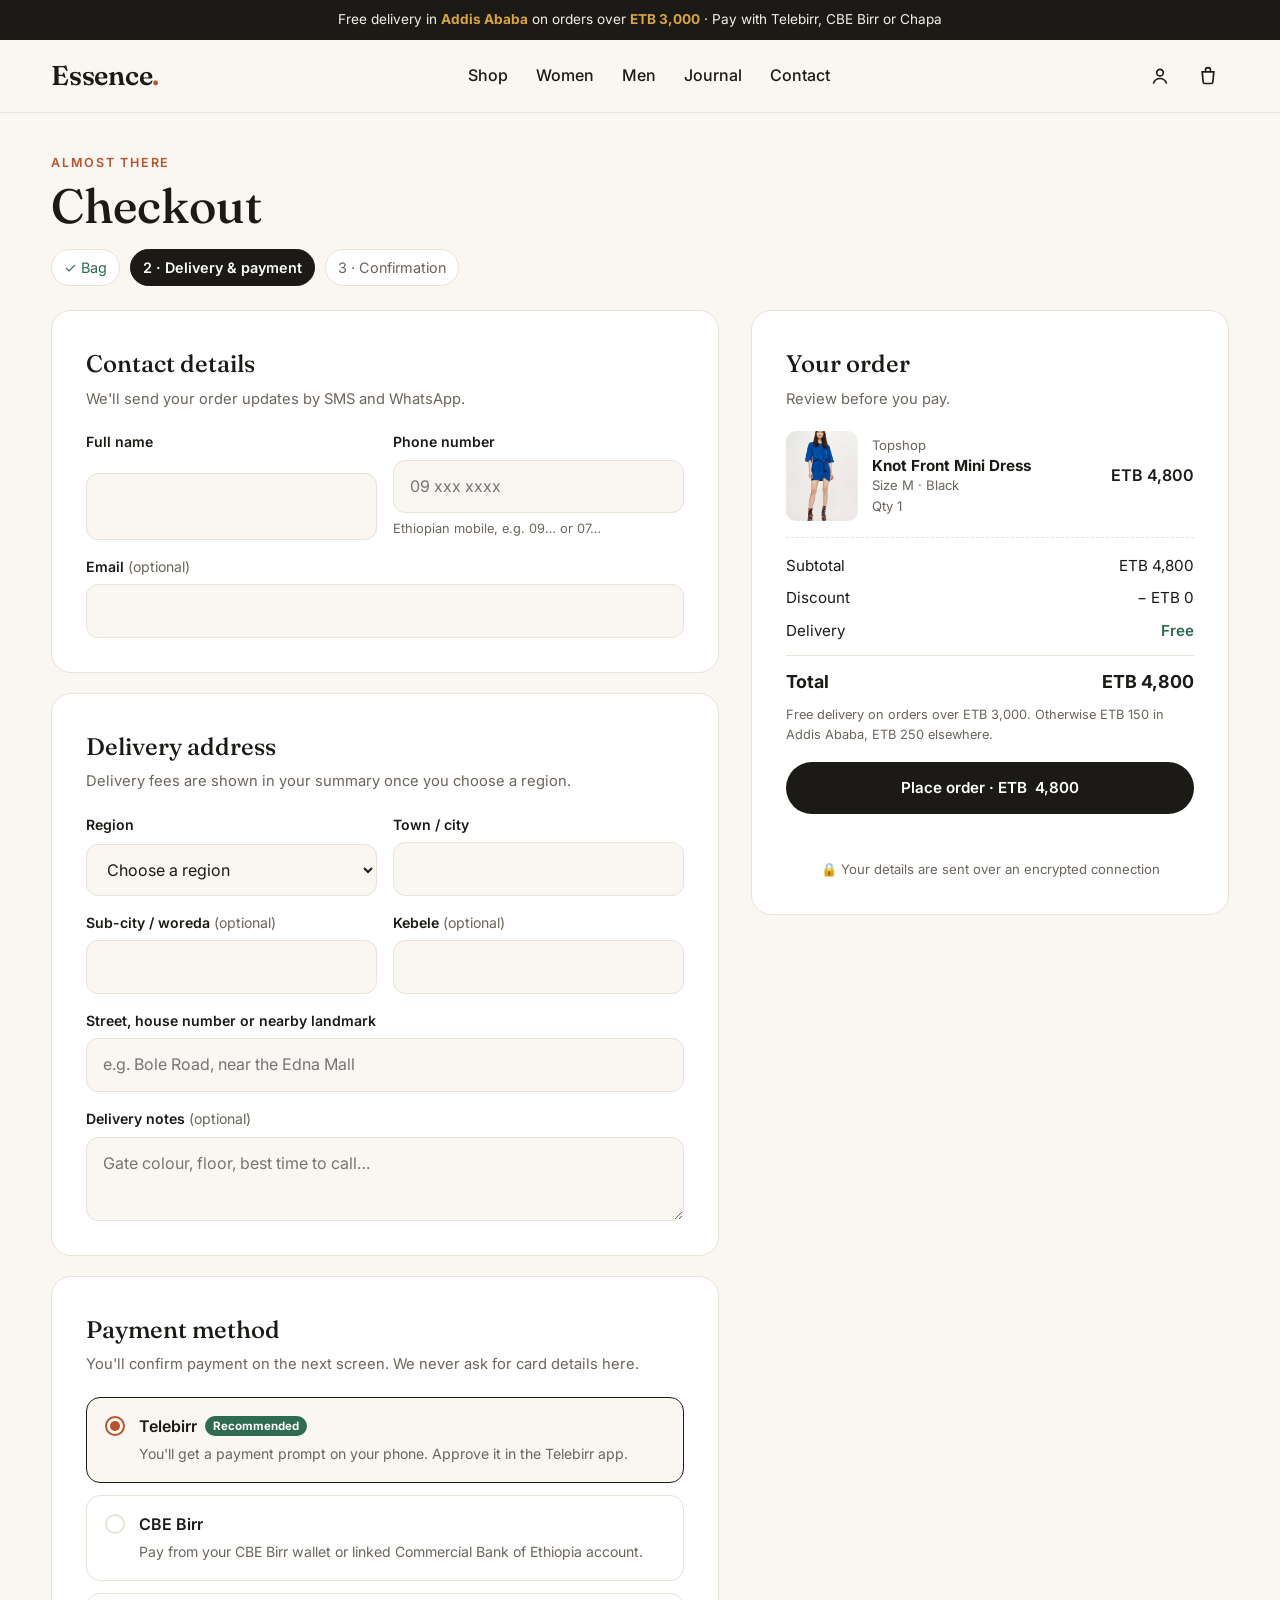
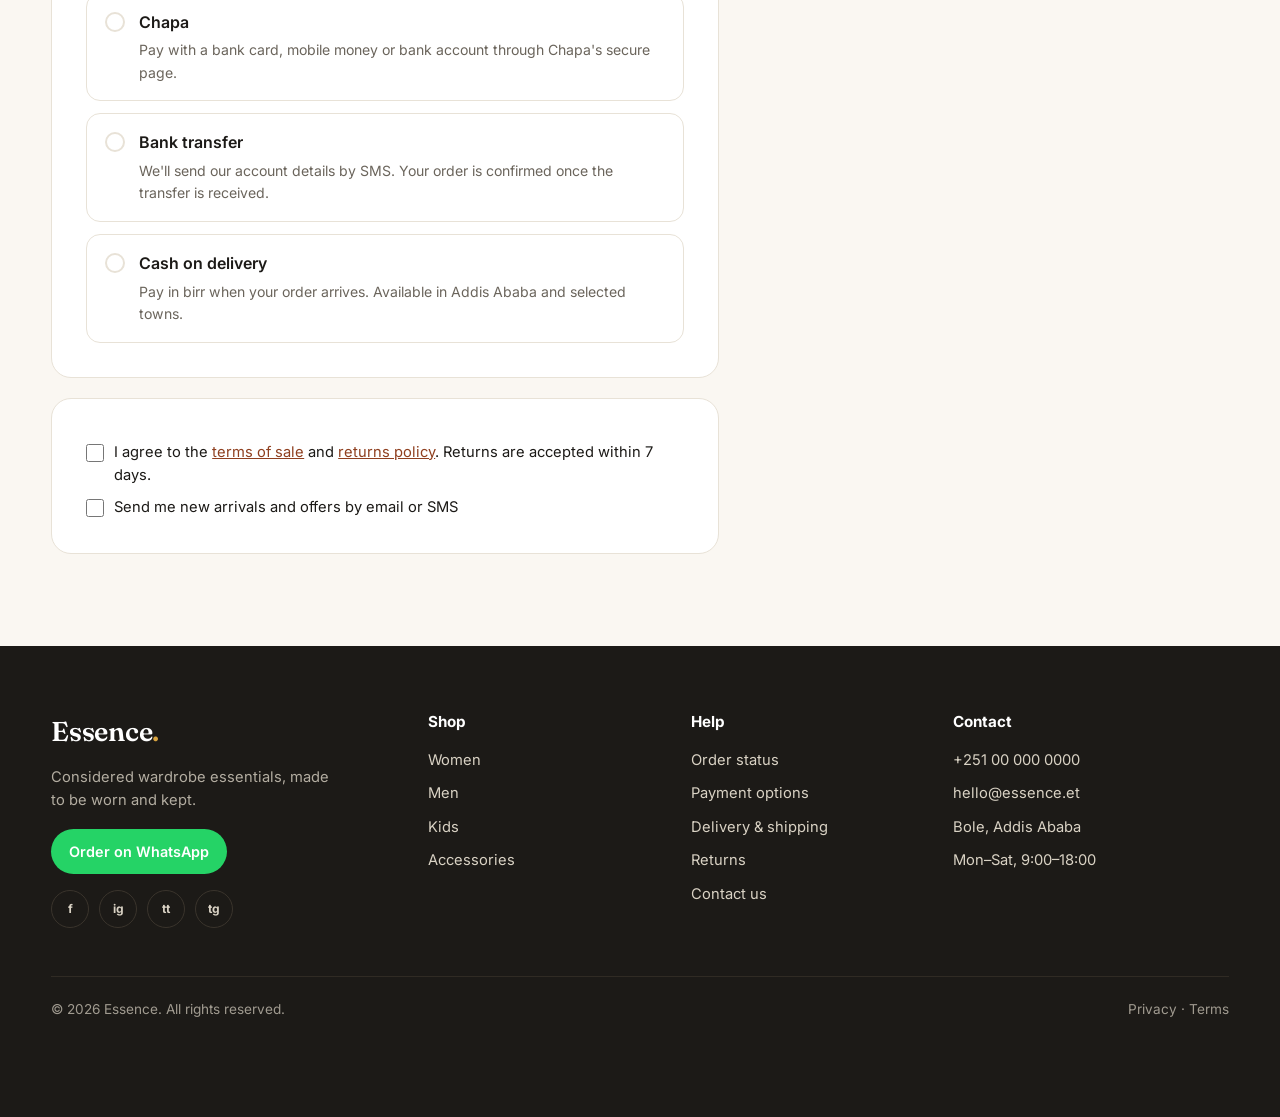
<file: checkout.html>
<!DOCTYPE html>
<html lang="en">
<head>
  <meta charset="UTF-8">
  <meta name="viewport" content="width=device-width, initial-scale=1, viewport-fit=cover">
  <meta name="description" content="Checkout at Essence. Pay with Telebirr, CBE Birr, Chapa, bank transfer or cash on delivery across Ethiopia.">
  <title>Checkout | Essence · ክፍያ</title>
  <link rel="icon" href="img/core-img/favicon.ico">
  <link rel="preconnect" href="https://fonts.googleapis.com">
  <link rel="preconnect" href="https://fonts.gstatic.com" crossorigin>
  <link href="https://fonts.googleapis.com/css2?family=Inter:wght@400;500;600;700&family=Noto+Sans+Ethiopic:wght@400;600;700&family=Fraunces:opsz,wght@9..144,500;9..144,600&display=swap" rel="stylesheet">
  <style>
    :root {
      --ink: #1c1a17;
      --muted: #6b655c;
      --paper: #faf7f2;
      --card: #ffffff;
      --line: #e8e2d7;
      --accent: #b5532c;
      --accent-dark: #8f3f1f;
      --gold: #d9a441;
      --green: #2f6b4f;
      --radius: 14px;
      --font: "Inter", "Noto Sans Ethiopic", system-ui, -apple-system, "Segoe UI", Roboto, sans-serif;
      --display: "Fraunces", Georgia, "Noto Sans Ethiopic", serif;
    }

    * { box-sizing: border-box; margin: 0; padding: 0; }
    html { scroll-behavior: smooth; -webkit-text-size-adjust: 100%; }
    body { font-family: var(--font); color: var(--ink); background: var(--paper); line-height: 1.6; }
    img { max-width: 100%; display: block; }
    a { color: inherit; text-decoration: none; }
    button, input, select, textarea { font: inherit; }
    :focus-visible { outline: 3px solid var(--gold); outline-offset: 2px; }

    .container { width: min(1180px, 92%); margin-inline: auto; }
    .eyebrow { font-size: .78rem; letter-spacing: .14em; text-transform: uppercase; color: var(--accent); font-weight: 600; }

    .btn {
      display: inline-flex; align-items: center; gap: 8px; justify-content: center;
      padding: 14px 24px; border-radius: 999px; border: 0; cursor: pointer;
      background: var(--ink); color: #fff; font-weight: 600; font-size: .95rem;
      transition: background .2s, transform .2s;
    }
    .btn:hover { background: var(--accent); color: #fff; transform: translateY(-1px); }
    .btn.block { width: 100%; }
    .icon-btn {
      width: 42px; height: 42px; border-radius: 50%; border: 0; background: transparent;
      display: grid; place-items: center; cursor: pointer; color: var(--ink);
    }
    .icon-btn:hover { background: var(--line); }
    .icon-btn svg { width: 20px; height: 20px; }

    /* ===== Announcement ===== */
    .announce { background: var(--ink); color: #f4efe6; font-size: .85rem; text-align: center; padding: 9px 12px; }
    .announce strong { color: var(--gold); }

    /* ===== Header ===== */
    .site-header {
      position: sticky; top: 0; z-index: 50;
      background: rgba(250, 247, 242, .94); backdrop-filter: blur(10px);
      border-bottom: 1px solid var(--line);
    }
    .nav { display: flex; align-items: center; justify-content: space-between; height: 72px; gap: 16px; }
    .brand { font-family: var(--display); font-size: 1.7rem; font-weight: 600; letter-spacing: -.01em; }
    .brand span { color: var(--accent); }
    .nav-links { display: flex; gap: 28px; font-weight: 500; }
    .nav-links a:hover { color: var(--accent); }
    .nav-actions { display: flex; align-items: center; gap: 6px; }
    .menu-toggle { display: none; }
    @media (max-width: 860px) {
      .nav-links { display: none; }
      .nav-links.open {
        display: flex; flex-direction: column; position: absolute; top: 72px; left: 0; right: 0;
        background: var(--paper); padding: 20px 4%; border-bottom: 1px solid var(--line); gap: 16px;
      }
      .menu-toggle { display: grid; }
    }

    /* ===== Page head & steps ===== */
    .page-head { padding: 40px 0 24px; }
    .page-head h1 { font-family: var(--display); font-weight: 500; font-size: clamp(2.2rem, 4.5vw, 3rem); line-height: 1.05; margin-top: 8px; }
    .steps { display: flex; gap: 10px; align-items: center; margin-top: 18px; font-size: .9rem; color: var(--muted); flex-wrap: wrap; }
    .steps span { padding: 6px 12px; border-radius: 999px; background: #fff; border: 1px solid var(--line); }
    .steps span.current { background: var(--ink); border-color: var(--ink); color: #fff; font-weight: 600; }
    .steps span.done { color: var(--green); }

    /* ===== Layout ===== */
    .checkout { display: grid; grid-template-columns: 1.4fr 1fr; gap: 32px; align-items: start; padding-bottom: 72px; }
    .panel { background: var(--card); border: 1px solid var(--line); border-radius: 20px; padding: clamp(22px, 3.5vw, 34px); margin-bottom: 20px; }
    .panel h2 { font-family: var(--display); font-weight: 500; font-size: 1.5rem; margin-bottom: 4px; }
    .panel > p.hint { color: var(--muted); font-size: .92rem; margin-bottom: 20px; }
    .summary { position: sticky; top: 96px; }

    /* ===== Form fields ===== */
    .grid-2 { display: grid; grid-template-columns: 1fr 1fr; gap: 16px; }
    .field { display: grid; gap: 6px; }
    .field.full { grid-column: 1 / -1; }
    .field label { font-size: .88rem; font-weight: 600; }
    .field label .opt { font-weight: 400; color: var(--muted); }
    .field input, .field select, .field textarea {
      width: 100%; padding: 13px 16px; border-radius: 12px; border: 1.5px solid var(--line);
      background: var(--paper); color: var(--ink);
    }
    .field textarea { min-height: 84px; resize: vertical; }
    .field input:focus, .field select:focus, .field textarea:focus { outline: none; border-color: var(--accent); background: #fff; }
    .field .help { font-size: .8rem; color: var(--muted); }
    .field .error { font-size: .82rem; color: var(--accent-dark); display: none; }
    .field.invalid input, .field.invalid select { border-color: var(--accent); }
    .field.invalid .error { display: block; }

    /* ===== Payment options ===== */
    .pay-options { display: grid; gap: 12px; }
    .pay-option { position: relative; }
    .pay-option input { position: absolute; opacity: 0; pointer-events: none; }
    .pay-option label {
      display: grid; grid-template-columns: auto 1fr; gap: 4px 14px; align-items: start;
      padding: 16px 18px; border: 1.5px solid var(--line); border-radius: 14px; cursor: pointer; background: #fff;
      transition: border-color .2s, background .2s;
    }
    .pay-option label:hover { border-color: var(--ink); }
    .pay-option .radio {
      grid-row: span 2; width: 20px; height: 20px; border-radius: 50%; border: 2px solid var(--line);
      display: grid; place-items: center; margin-top: 2px;
    }
    .pay-option input:checked + label { border-color: var(--ink); background: var(--paper); }
    .pay-option input:checked + label .radio { border-color: var(--accent); }
    .pay-option input:checked + label .radio::after { content: ""; width: 10px; height: 10px; border-radius: 50%; background: var(--accent); }
    .pay-option input:focus-visible + label { outline: 3px solid var(--gold); outline-offset: 2px; }
    .pay-name { font-weight: 600; }
    .pay-tag { font-size: .72rem; font-weight: 700; padding: 3px 8px; border-radius: 999px; background: var(--line); margin-left: 8px; vertical-align: 2px; }
    .pay-tag.rec { background: var(--green); color: #fff; }
    .pay-desc { grid-column: 2; font-size: .88rem; color: var(--muted); }

    /* ===== Terms ===== */
    .check { display: flex; gap: 10px; align-items: flex-start; font-size: .92rem; margin-top: 8px; }
    .check input { width: 18px; height: 18px; margin-top: 3px; accent-color: var(--accent); flex-shrink: 0; }
    .check a { color: var(--accent-dark); text-decoration: underline; }
    .check.invalid { color: var(--accent-dark); }

    /* ===== Order summary ===== */
    .line-item { display: grid; grid-template-columns: 72px 1fr auto; gap: 14px; align-items: center; padding-bottom: 16px; margin-bottom: 16px; border-bottom: 1px dashed var(--line); }
    .line-item img { width: 72px; height: 90px; object-fit: cover; border-radius: 10px; }
    .line-item h3 { font-size: .95rem; line-height: 1.3; }
    .line-item .meta { font-size: .82rem; color: var(--muted); }
    .line-item .qty-text { font-size: .82rem; color: var(--muted); }
    .line-item .price { font-weight: 600; white-space: nowrap; }
    .sum-row { display: flex; justify-content: space-between; font-size: .95rem; margin-bottom: 8px; gap: 12px; }
    .sum-row .free { color: var(--green); font-weight: 600; }
    .sum-row.total { font-weight: 700; font-size: 1.12rem; margin-top: 12px; padding-top: 12px; border-top: 1px solid var(--line); }
    .fee-note { font-size: .8rem; color: var(--muted); margin: 6px 0 16px; }
    .secure { display: flex; gap: 8px; align-items: center; justify-content: center; font-size: .82rem; color: var(--muted); margin-top: 14px; }
    .form-error { color: var(--accent-dark); font-size: .9rem; font-weight: 600; min-height: 1.3em; margin-top: 12px; text-align: center; }
    .empty { text-align: center; padding: 40px 0; color: var(--muted); }

    /* ===== Footer ===== */
    footer { background: var(--ink); color: #d9d2c4; padding: 64px 0 96px; }
    .footer-grid { display: grid; grid-template-columns: 1.5fr 1fr 1fr 1.2fr; gap: 32px; }
    footer h4 { color: #fff; font-size: .95rem; margin-bottom: 14px; }
    footer ul { list-style: none; display: grid; gap: 10px; font-size: .92rem; }
    footer a:hover { color: var(--gold); }
    footer .brand { color: #fff; }
    footer .brand span { color: var(--gold); }
    .footer-tag { font-size: .92rem; margin-top: 12px; max-width: 32ch; opacity: .8; }
    .order-btn { display: inline-flex; margin-top: 16px; padding: 11px 18px; border-radius: 999px; background: #25d366; color: #fff; font-weight: 600; font-size: .9rem; }
    .order-btn:hover { color: #fff; filter: brightness(1.05); }
    .social { display: flex; gap: 10px; margin-top: 16px; }
    .social a { width: 38px; height: 38px; border-radius: 50%; border: 1px solid #3a342c; display: grid; place-items: center; font-size: .75rem; font-weight: 700; }
    .social a:hover { border-color: var(--gold); color: var(--gold); }
    .copyright { margin-top: 48px; padding-top: 22px; border-top: 1px solid #3a342c; font-size: .85rem; opacity: .7; display: flex; justify-content: space-between; flex-wrap: wrap; gap: 8px; }

    /* ===== Mobile bottom bar ===== */
    .mobile-bar {
      display: none; position: fixed; bottom: 0; left: 0; right: 0; z-index: 60;
      background: var(--card); border-top: 1px solid var(--line);
      padding: 8px 12px calc(8px + env(safe-area-inset-bottom));
      grid-template-columns: repeat(4, 1fr); text-align: center; font-size: .72rem; font-weight: 600;
    }
    .mobile-bar a { padding: 6px; border-radius: 10px; display: grid; gap: 2px; justify-items: center; }
    .mobile-bar a:hover { color: var(--accent); }
    .mobile-bar i { font-style: normal; font-size: 1.1rem; }

    /* ===== Responsive ===== */
    @media (max-width: 960px) {
      .checkout { grid-template-columns: 1fr; }
      .summary { position: static; }
      .footer-grid { grid-template-columns: 1fr 1fr; }
    }
    @media (max-width: 720px) {
      .mobile-bar { display: grid; }
      footer { padding-bottom: 110px; }
    }
    @media (max-width: 600px) {
      .grid-2 { grid-template-columns: 1fr; }
      .footer-grid { grid-template-columns: 1fr; }
    }
  </style>
</head>
<body>

  <div class="announce">
    Free delivery in <strong>Addis Ababa</strong> on orders over <strong>ETB 3,000</strong> · Pay with Telebirr, CBE Birr or Chapa
  </div>

  <!-- ===== Header ===== -->
  <header class="site-header">
    <div class="container nav">
      <a href="index.html" class="brand" aria-label="Essence home">Essence<span>.</span></a>

      <nav class="nav-links" id="navLinks" aria-label="Main">
        <a href="shop.html">Shop</a>
        <a href="shop.html?cat=women">Women</a>
        <a href="shop.html?cat=men">Men</a>
        <a href="blog.html">Journal</a>
        <a href="contact.html">Contact</a>
      </nav>

      <div class="nav-actions">
        <a class="icon-btn" href="#" aria-label="Account">
          <svg viewBox="0 0 24 24" fill="none" stroke="currentColor" stroke-width="2"><circle cx="12" cy="8" r="4"/><path d="M4 21c1.5-4 4.5-6 8-6s6.5 2 8 6"/></svg>
        </a>
        <a class="icon-btn" href="shop.html" aria-label="Back to shop">
          <svg viewBox="0 0 24 24" fill="none" stroke="currentColor" stroke-width="2"><path d="M5 7h14l-1.2 12.2a2 2 0 0 1-2 1.8H8.2a2 2 0 0 1-2-1.8L5 7z"/><path d="M9 7V5a3 3 0 0 1 6 0v2"/></svg>
        </a>
        <button class="icon-btn menu-toggle" id="menuToggle" aria-label="Menu" aria-expanded="false">
          <svg viewBox="0 0 24 24" fill="none" stroke="currentColor" stroke-width="2"><path d="M4 7h16M4 12h16M4 17h16"/></svg>
        </button>
      </div>
    </div>
  </header>

  <main class="container">
    <!-- ===== Page head ===== -->
    <section class="page-head">
      <p class="eyebrow">Almost there</p>
      <h1>Checkout</h1>
      <div class="steps" aria-label="Checkout progress">
        <span class="done">✓ Bag</span>
        <span class="current">2 · Delivery &amp; payment</span>
        <span>3 · Confirmation</span>
      </div>
    </section>

    <form class="checkout" id="checkoutForm" novalidate>

      <!-- ===== Left: details ===== -->
      <div>
        <section class="panel" aria-labelledby="contactHeading">
          <h2 id="contactHeading">Contact details</h2>
          <p class="hint">We'll send your order updates by SMS and WhatsApp.</p>
          <div class="grid-2">
            <div class="field" data-field>
              <label for="fullName">Full name</label>
              <input id="fullName" name="fullName" type="text" autocomplete="name" required>
              <span class="error">Please enter your full name.</span>
            </div>
            <div class="field" data-field data-type="phone">
              <label for="phone">Phone number</label>
              <input id="phone" name="phone" type="tel" autocomplete="tel" inputmode="tel" placeholder="09 xxx xxxx" required>
              <span class="help">Ethiopian mobile, e.g. 09… or 07…</span>
              <span class="error">Enter a valid Ethiopian mobile number.</span>
            </div>
            <div class="field full">
              <label for="email">Email <span class="opt">(optional)</span></label>
              <input id="email" name="email" type="email" autocomplete="email">
            </div>
          </div>
        </section>

        <section class="panel" aria-labelledby="deliveryHeading">
          <h2 id="deliveryHeading">Delivery address</h2>
          <p class="hint">Delivery fees are shown in your summary once you choose a region.</p>
          <div class="grid-2">
            <div class="field" data-field>
              <label for="region">Region</label>
              <select id="region" name="region" required>
                <option value="">Choose a region</option>
                <option value="addis">Addis Ababa</option>
                <option value="dire">Dire Dawa</option>
                <option value="amhara">Amhara</option>
                <option value="oromia">Oromia</option>
                <option value="tigray">Tigray</option>
                <option value="sidama">Sidama</option>
                <option value="snnp">South Ethiopia</option>
                <option value="southwest">South West Ethiopia</option>
                <option value="somali">Somali</option>
                <option value="afar">Afar</option>
                <option value="benishangul">Benishangul-Gumuz</option>
                <option value="gambela">Gambela</option>
                <option value="harari">Harari</option>
              </select>
              <span class="error">Please choose your region.</span>
            </div>
            <div class="field" data-field>
              <label for="city">Town / city</label>
              <input id="city" name="city" type="text" autocomplete="address-level2" required>
              <span class="error">Please enter your town or city.</span>
            </div>
            <div class="field">
              <label for="subcity">Sub-city / woreda <span class="opt">(optional)</span></label>
              <input id="subcity" name="subcity" type="text">
            </div>
            <div class="field">
              <label for="kebele">Kebele <span class="opt">(optional)</span></label>
              <input id="kebele" name="kebele" type="text">
            </div>
            <div class="field full" data-field>
              <label for="address">Street, house number or nearby landmark</label>
              <input id="address" name="address" type="text" autocomplete="street-address" placeholder="e.g. Bole Road, near the Edna Mall" required>
              <span class="error">Please add a street or landmark so the courier can find you.</span>
            </div>
            <div class="field full">
              <label for="notes">Delivery notes <span class="opt">(optional)</span></label>
              <textarea id="notes" name="notes" placeholder="Gate colour, floor, best time to call…"></textarea>
            </div>
          </div>
        </section>

        <section class="panel" aria-labelledby="payHeading" data-field>
          <h2 id="payHeading">Payment method</h2>
          <p class="hint">You'll confirm payment on the next screen. We never ask for card details here.</p>
          <div class="pay-options" role="radiogroup" aria-labelledby="payHeading">

            <div class="pay-option">
              <input type="radio" name="pay" id="pay-telebirr" value="telebirr" checked>
              <label for="pay-telebirr">
                <span class="radio"></span>
                <span><span class="pay-name">Telebirr</span><span class="pay-tag rec">Recommended</span></span>
                <span class="pay-desc">You'll get a payment prompt on your phone. Approve it in the Telebirr app.</span>
              </label>
            </div>

            <div class="pay-option">
              <input type="radio" name="pay" id="pay-cbe" value="cbe">
              <label for="pay-cbe">
                <span class="radio"></span>
                <span class="pay-name">CBE Birr</span>
                <span class="pay-desc">Pay from your CBE Birr wallet or linked Commercial Bank of Ethiopia account.</span>
              </label>
            </div>

            <div class="pay-option">
              <input type="radio" name="pay" id="pay-chapa" value="chapa">
              <label for="pay-chapa">
                <span class="radio"></span>
                <span class="pay-name">Chapa</span>
                <span class="pay-desc">Pay with a bank card, mobile money or bank account through Chapa's secure page.</span>
              </label>
            </div>

            <div class="pay-option">
              <input type="radio" name="pay" id="pay-bank" value="bank">
              <label for="pay-bank">
                <span class="radio"></span>
                <span class="pay-name">Bank transfer</span>
                <span class="pay-desc">We'll send our account details by SMS. Your order is confirmed once the transfer is received.</span>
              </label>
            </div>

            <div class="pay-option">
              <input type="radio" name="pay" id="pay-cod" value="cod">
              <label for="pay-cod">
                <span class="radio"></span>
                <span class="pay-name">Cash on delivery</span>
                <span class="pay-desc">Pay in birr when your order arrives. Available in Addis Ababa and selected towns.</span>
              </label>
            </div>
          </div>
          <span class="error" style="display:none; color:var(--accent-dark); font-size:.82rem; margin-top:10px" id="payError">Please choose a payment method.</span>
        </section>

        <section class="panel">
          <div class="check" data-check>
            <input type="checkbox" id="terms" name="terms" required>
            <label for="terms">I agree to the <a href="#">terms of sale</a> and <a href="#">returns policy</a>. Returns are accepted within 7 days.</label>
          </div>
          <div class="check">
            <input type="checkbox" id="newsletter" name="newsletter">
            <label for="newsletter">Send me new arrivals and offers by email or SMS</label>
          </div>
        </section>
      </div>

      <!-- ===== Right: summary ===== -->
      <aside class="panel summary" aria-labelledby="summaryHeading">
        <h2 id="summaryHeading">Your order</h2>
        <p class="hint">Review before you pay.</p>

        <div id="lines"></div>

        <div id="totals">
          <div class="sum-row"><span>Subtotal</span><span id="subtotal">ETB 0</span></div>
          <div class="sum-row"><span id="discountLabel">Discount</span><span id="discount">− ETB 0</span></div>
          <div class="sum-row"><span>Delivery</span><span id="delivery">Choose a region</span></div>
          <div class="sum-row total"><span>Total</span><span id="total">ETB 0</span></div>
        </div>
        <p class="fee-note" id="feeNote">Free delivery on orders over ETB 3,000. Otherwise ETB 150 in Addis Ababa, ETB 250 elsewhere.</p>

        <button class="btn block" type="submit" id="placeOrder">Place order · ETB <span id="btnTotal">0</span></button>
        <p class="form-error" id="formError" role="alert"></p>
        <p class="secure">🔒 Your details are sent over an encrypted connection</p>
      </aside>
    </form>
  </main>

  <!-- ===== Footer ===== -->
  <footer>
    <div class="container">
      <div class="footer-grid">
        <div>
          <div class="brand">Essence<span>.</span></div>
          <p class="footer-tag">Considered wardrobe essentials, made to be worn and kept.</p>
          <a class="order-btn" href="https://wa.me/251000000000" target="_blank" rel="noopener">Order on WhatsApp</a>
          <div class="social">
            <a href="#" aria-label="Facebook">f</a>
            <a href="#" aria-label="Instagram">ig</a>
            <a href="#" aria-label="TikTok">tt</a>
            <a href="#" aria-label="Telegram">tg</a>
          </div>
        </div>
        <div>
          <h4>Shop</h4>
          <ul>
            <li><a href="shop.html?cat=women">Women</a></li>
            <li><a href="shop.html?cat=men">Men</a></li>
            <li><a href="shop.html?cat=kids">Kids</a></li>
            <li><a href="shop.html?cat=accessories">Accessories</a></li>
          </ul>
        </div>
        <div>
          <h4>Help</h4>
          <ul>
            <li><a href="#">Order status</a></li>
            <li><a href="#">Payment options</a></li>
            <li><a href="#">Delivery &amp; shipping</a></li>
            <li><a href="#">Returns</a></li>
            <li><a href="contact.html">Contact us</a></li>
          </ul>
        </div>
        <div>
          <h4>Contact</h4>
          <ul>
            <li>+251 00 000 0000</li>
            <li>hello@essence.et</li>
            <li>Bole, Addis Ababa</li>
            <li>Mon–Sat, 9:00–18:00</li>
          </ul>
        </div>
      </div>
      <div class="copyright">
        <span>© <span id="year"></span> Essence. All rights reserved.</span>
        <span><a href="#">Privacy</a> · <a href="#">Terms</a></span>
      </div>
    </div>
  </footer>

  <!-- Mobile bottom navigation -->
  <nav class="mobile-bar" aria-label="Quick navigation">
    <a href="index.html"><i>⌂</i>Home</a>
    <a href="shop.html"><i>▦</i>Shop</a>
    <a href="shop.html"><i>👜</i>Bag</a>
    <a href="contact.html"><i>☏</i>Help</a>
  </nav>

  <script>
    // ===== Bag (sample order; connect to your real cart before launch) =====
    const ETB = n => 'ETB ' + Math.round(n).toLocaleString('en-US');
    const BAG = [
      { name: 'Knot Front Mini Dress', brand: 'Topshop', size: 'M', color: 'Black', price: 4800, qty: 1, img: 'img/product-img/product-1.jpg' }
    ];

    // Delivery rules (match the bag and shop pages)
    const FREE_OVER = 3000;
    const FEE_ADDIS = 150;
    const FEE_OTHER = 250;

    const linesEl = document.getElementById('lines');
    const regionEl = document.getElementById('region');

    function renderLines() {
      linesEl.innerHTML = BAG.map(i => `
        <div class="line-item">
          <img src="${i.img}" alt="${i.name}">
          <div>
            <p class="meta">${i.brand}</p>
            <h3>${i.name}</h3>
            <p class="meta">Size ${i.size} · ${i.color}</p>
            <p class="qty-text">Qty ${i.qty}</p>
          </div>
          <p class="price">${ETB(i.price * i.qty)}</p>
        </div>`).join('');
    }

    function totals() {
      const count = BAG.reduce((s, i) => s + i.qty, 0);
      const subtotal = BAG.reduce((s, i) => s + i.price * i.qty, 0);
      const discount = count >= 2 ? subtotal * 0.15 : 0;
      const afterDiscount = subtotal - discount;
      let delivery = 0;
      if (subtotal > 0 && afterDiscount < FREE_OVER) {
        delivery = regionEl.value === 'addis' ? FEE_ADDIS : FEE_OTHER;
      }
      return { subtotal, discount, delivery, total: afterDiscount + delivery, regionChosen: !!regionEl.value };
    }

    function renderTotals() {
      const t = totals();
      document.getElementById('subtotal').textContent = ETB(t.subtotal);
      document.getElementById('discountLabel').textContent = t.discount ? 'Discount (15% on 2+ items)' : 'Discount';
      document.getElementById('discount').textContent = t.discount ? '− ' + ETB(t.discount) : '− ETB 0';

      const deliveryEl = document.getElementById('delivery');
      if (!t.regionChosen && t.delivery === 0 && t.subtotal - t.discount < FREE_OVER) {
        deliveryEl.textContent = 'Choose a region';
      } else {
        deliveryEl.innerHTML = t.delivery === 0 ? '<span class="free">Free</span>' : ETB(t.delivery);
      }
      document.getElementById('total').textContent = ETB(t.total);
      document.getElementById('btnTotal').textContent = Math.round(t.total).toLocaleString('en-US');
    }

    regionEl.addEventListener('change', renderTotals);

    // ===== Validation =====
    const form = document.getElementById('checkoutForm');
    const errorEl = document.getElementById('formError');
    const payError = document.getElementById('payError');

    // Accepts 09/07 numbers with or without +251 and spaces
    function validPhone(v) {
      const digits = v.replace(/[\s-]/g, '');
      return /^(\+251|0)?[97]\d{8}$/.test(digits);
    }

    function setInvalid(field, bad) {
      field.classList.toggle('invalid', bad);
    }

    function validateAll() {
      let ok = true;
      let firstBad = null;

      form.querySelectorAll('[data-field]').forEach(f => {
        if (f.matches('.panel')) return; // payment group handled below
        const input = f.querySelector('input, select, textarea');
        let bad = !input.value.trim();
        if (!bad && f.dataset.type === 'phone') bad = !validPhone(input.value);
        setInvalid(f, bad);
        if (bad) { ok = false; firstBad = firstBad || input; }
      });

      const pay = form.querySelector('input[name="pay"]:checked');
      payError.style.display = pay ? 'none' : 'block';
      if (!pay) { ok = false; firstBad = firstBad || form.querySelector('input[name="pay"]'); }

      const terms = document.getElementById('terms');
      const termsWrap = terms.closest('.check');
      termsWrap.classList.toggle('invalid', !terms.checked);
      if (!terms.checked) { ok = false; firstBad = firstBad || terms; }

      if (firstBad) firstBad.focus();
      return ok;
    }

    form.querySelectorAll('input, select, textarea').forEach(el =>
      el.addEventListener('input', () => el.closest('[data-field]')?.classList.remove('invalid')));
    form.querySelectorAll('input[name="pay"]').forEach(el =>
      el.addEventListener('change', () => payError.style.display = 'none'));
    document.getElementById('terms').addEventListener('change', e =>
      e.target.closest('.check').classList.remove('invalid'));

    form.addEventListener('submit', e => {
      e.preventDefault();
      errorEl.textContent = '';
      if (!validateAll()) {
        errorEl.textContent = 'Please check the highlighted fields.';
        return;
      }
      // Replace with a real submission: create the order, then redirect to the chosen
      // payment provider (Telebirr, CBE Birr, Chapa) or show bank transfer details.
      const method = form.querySelector('input[name="pay"]:checked').value;
      errorEl.style.color = 'var(--green)';
      errorEl.textContent = 'Thank you. Your order is being placed (' + method + ').';
    });

    // ===== Init =====
    document.getElementById('year').textContent = new Date().getFullYear();
    document.getElementById('menuToggle').addEventListener('click', () => {
      const open = document.getElementById('navLinks').classList.toggle('open');
      document.getElementById('menuToggle').setAttribute('aria-expanded', open);
    });
    renderLines();
    renderTotals();
  </script>
</body>
</html>
</file>
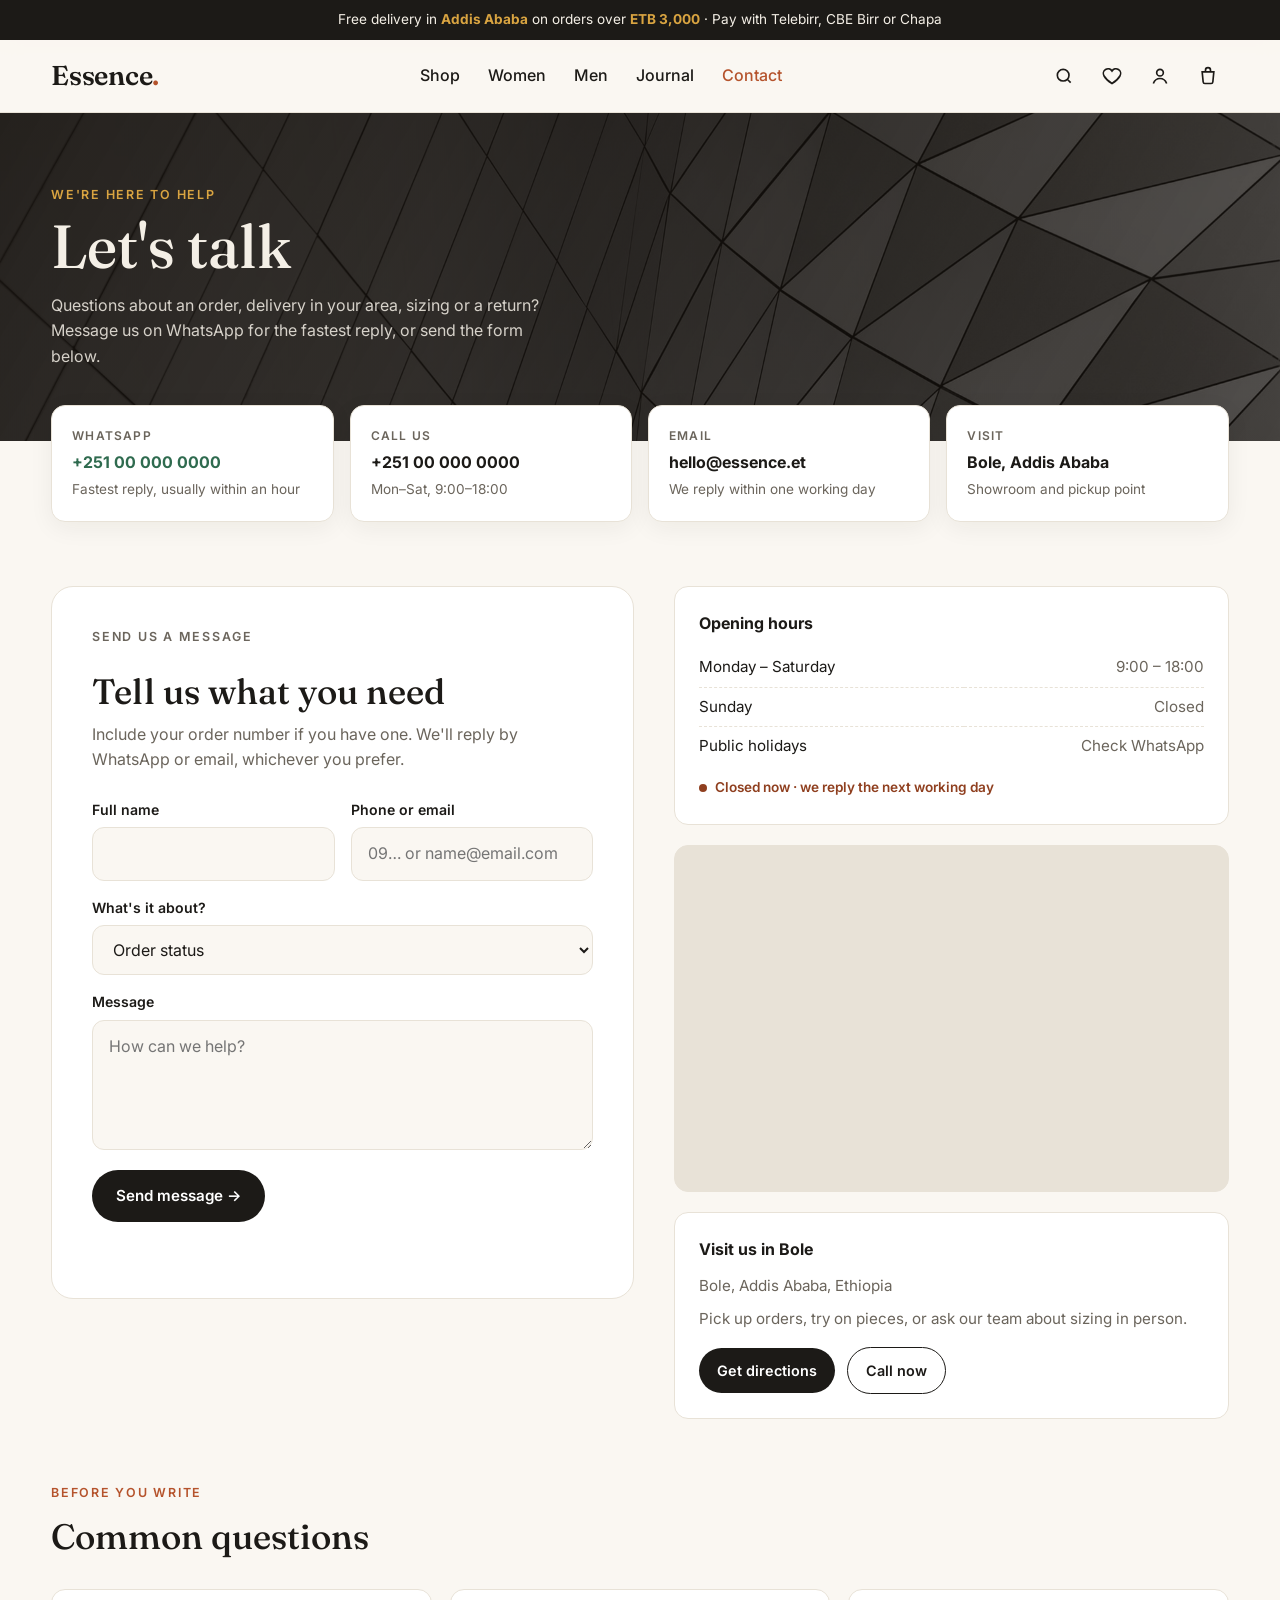
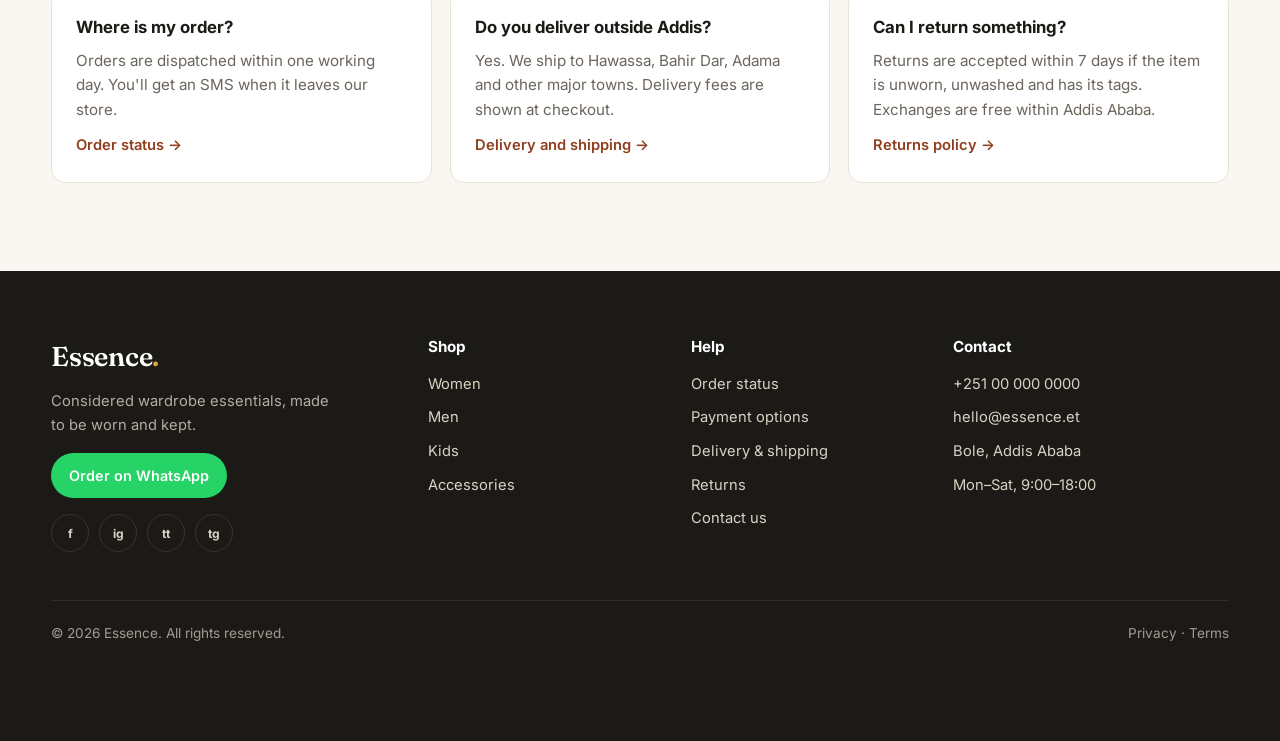
<file: contact.html>
<!DOCTYPE html>
<html lang="en">
<head>
  <meta charset="UTF-8">
  <meta name="viewport" content="width=device-width, initial-scale=1, viewport-fit=cover">
  <meta name="description" content="Contact Essence in Addis Ababa by phone, WhatsApp, email or visit. Order help, delivery questions and returns.">
  <title>Contact | Essence · አግኙን</title>
  <link rel="icon" href="img/core-img/favicon.ico">
  <link rel="preconnect" href="https://fonts.googleapis.com">
  <link rel="preconnect" href="https://fonts.gstatic.com" crossorigin>
  <link href="https://fonts.googleapis.com/css2?family=Inter:wght@400;500;600;700&family=Noto+Sans+Ethiopic:wght@400;600;700&family=Fraunces:opsz,wght@9..144,500;9..144,600&display=swap" rel="stylesheet">
  <style>
    :root {
      --ink: #1c1a17;
      --muted: #6b655c;
      --paper: #faf7f2;
      --card: #ffffff;
      --line: #e8e2d7;
      --accent: #b5532c;
      --accent-dark: #8f3f1f;
      --gold: #d9a441;
      --green: #2f6b4f;
      --radius: 14px;
      --font: "Inter", "Noto Sans Ethiopic", system-ui, -apple-system, "Segoe UI", Roboto, sans-serif;
      --display: "Fraunces", Georgia, "Noto Sans Ethiopic", serif;
    }

    * { box-sizing: border-box; margin: 0; padding: 0; }
    html { scroll-behavior: smooth; -webkit-text-size-adjust: 100%; }
    body { font-family: var(--font); color: var(--ink); background: var(--paper); line-height: 1.6; }
    img { max-width: 100%; display: block; }
    a { color: inherit; text-decoration: none; }
    button, input, select, textarea { font: inherit; }
    :focus-visible { outline: 3px solid var(--gold); outline-offset: 2px; }

    .container { width: min(1180px, 92%); margin-inline: auto; }
    .eyebrow { font-size: .78rem; letter-spacing: .14em; text-transform: uppercase; color: var(--accent); font-weight: 600; }

    .btn {
      display: inline-flex; align-items: center; gap: 8px; justify-content: center;
      padding: 14px 24px; border-radius: 999px; border: 0; cursor: pointer;
      background: var(--ink); color: #fff; font-weight: 600; font-size: .95rem;
      transition: background .2s, transform .2s;
    }
    .btn:hover { background: var(--accent); color: #fff; transform: translateY(-1px); }
    .icon-btn {
      width: 42px; height: 42px; border-radius: 50%; border: 0; background: transparent;
      display: grid; place-items: center; cursor: pointer; position: relative; color: var(--ink);
    }
    .icon-btn:hover { background: var(--line); }
    .icon-btn svg { width: 20px; height: 20px; }
    .badge-count {
      position: absolute; top: 2px; right: 0; min-width: 18px; height: 18px; padding: 0 5px;
      background: var(--accent); color: #fff; border-radius: 999px; font-size: .7rem;
      display: grid; place-items: center; font-weight: 700;
    }

    /* ===== Announcement ===== */
    .announce { background: var(--ink); color: #f4efe6; font-size: .85rem; text-align: center; padding: 9px 12px; }
    .announce strong { color: var(--gold); }

    /* ===== Header ===== */
    .site-header {
      position: sticky; top: 0; z-index: 50;
      background: rgba(250, 247, 242, .94); backdrop-filter: blur(10px);
      border-bottom: 1px solid var(--line);
    }
    .nav { display: flex; align-items: center; justify-content: space-between; height: 72px; gap: 16px; }
    .brand { font-family: var(--display); font-size: 1.7rem; font-weight: 600; letter-spacing: -.01em; }
    .brand span { color: var(--accent); }
    .nav-links { display: flex; gap: 28px; font-weight: 500; }
    .nav-links a:hover, .nav-links a[aria-current="page"] { color: var(--accent); }
    .nav-actions { display: flex; align-items: center; gap: 6px; }
    .menu-toggle { display: none; }

    @media (max-width: 860px) {
      .nav-links { display: none; }
      .nav-links.open {
        display: flex; flex-direction: column; position: absolute; top: 72px; left: 0; right: 0;
        background: var(--paper); padding: 20px 4%; border-bottom: 1px solid var(--line); gap: 16px;
      }
      .menu-toggle { display: grid; }
    }

    /* ===== Page head ===== */
    .page-head {
      background: var(--ink); color: #f4efe6; padding: clamp(44px, 7vw, 72px) 0;
      background-image: linear-gradient(120deg, rgba(20,16,12,.92), rgba(20,16,12,.72)), url("img/bg-img/breadcumb.jpg");
      background-size: cover; background-position: center;
    }
    .page-head .eyebrow { color: var(--gold); }
    .page-head h1 { font-family: var(--display); font-weight: 500; font-size: clamp(2.4rem, 5.5vw, 3.8rem); line-height: 1.05; margin-top: 10px; }
    .page-head p.lead { opacity: .85; max-width: 52ch; margin-top: 14px; }

    /* ===== Quick contact cards ===== */
    .quick {
      display: grid; grid-template-columns: repeat(4, 1fr); gap: 16px;
      margin-top: -36px; position: relative; z-index: 2;
    }
    .quick a, .quick div {
      background: var(--card); border: 1px solid var(--line); border-radius: var(--radius);
      padding: 20px; display: grid; gap: 4px; box-shadow: 0 6px 24px rgba(28,26,23,.06);
      transition: transform .2s, border-color .2s;
    }
    .quick a:hover { transform: translateY(-2px); border-color: var(--ink); }
    .quick .label { font-size: .75rem; letter-spacing: .1em; text-transform: uppercase; color: var(--muted); font-weight: 600; }
    .quick strong { font-size: 1rem; }
    .quick small { color: var(--muted); font-size: .85rem; }
    .quick .wa strong { color: var(--green); }

    /* ===== Main layout ===== */
    .contact-layout { display: grid; grid-template-columns: 1.05fr 1fr; gap: 40px; padding: 64px 0 40px; align-items: start; }
    .panel { background: var(--card); border: 1px solid var(--line); border-radius: 22px; padding: clamp(24px, 4vw, 40px); }
    .panel h2 { font-family: var(--display); font-weight: 500; font-size: clamp(1.7rem, 3vw, 2.2rem); line-height: 1.1; margin: 8px 0 10px; }
    .panel > p { color: var(--muted); margin-bottom: 26px; }

    /* ===== Form ===== */
    .form { display: grid; gap: 16px; }
    .form-row { display: grid; grid-template-columns: 1fr 1fr; gap: 16px; }
    .field { display: grid; gap: 6px; }
    .field label { font-size: .88rem; font-weight: 600; }
    .field .hint { font-size: .8rem; color: var(--muted); font-weight: 400; }
    .field input, .field select, .field textarea {
      width: 100%; padding: 13px 16px; border-radius: 12px; border: 1.5px solid var(--line);
      background: var(--paper); color: var(--ink);
    }
    .field textarea { min-height: 130px; resize: vertical; }
    .field input:focus, .field select:focus, .field textarea:focus { outline: none; border-color: var(--accent); background: #fff; }
    .field .error { color: var(--accent-dark); font-size: .82rem; display: none; }
    .field.invalid input, .field.invalid textarea, .field.invalid select { border-color: var(--accent); }
    .field.invalid .error { display: block; }
    .form .btn { justify-self: start; margin-top: 4px; }
    .form-note { font-size: .9rem; color: var(--green); min-height: 1.4em; font-weight: 600; }

    /* ===== Info side ===== */
    .info-stack { display: grid; gap: 20px; }
    .hours-card, .visit-card { background: var(--card); border: 1px solid var(--line); border-radius: var(--radius); padding: 24px; }
    .hours-card h3, .visit-card h3 { font-size: 1rem; margin-bottom: 12px; }
    .hours-card table { width: 100%; border-collapse: collapse; font-size: .95rem; }
    .hours-card td { padding: 7px 0; border-bottom: 1px dashed var(--line); }
    .hours-card td:last-child { text-align: right; color: var(--muted); }
    .hours-card tr:last-child td { border-bottom: 0; }
    .hours-card .open-now { display: inline-flex; align-items: center; gap: 8px; margin-top: 12px; font-size: .85rem; color: var(--green); font-weight: 600; }
    .hours-card .open-now::before { content: ""; width: 8px; height: 8px; border-radius: 50%; background: var(--green); }
    .hours-card .open-now.closed { color: var(--accent-dark); }
    .hours-card .open-now.closed::before { background: var(--accent-dark); }

    .map {
      border-radius: var(--radius); overflow: hidden; border: 1px solid var(--line);
      background: var(--line); aspect-ratio: 16 / 10;
    }
    .map iframe { width: 100%; height: 100%; border: 0; display: block; }
    .visit-card p { color: var(--muted); font-size: .95rem; }
    .visit-card p + p { margin-top: 8px; }
    .visit-card .btn { margin-top: 16px; padding: 11px 18px; font-size: .9rem; }
    .visit-card .btn.outline { background: transparent; color: var(--ink); border: 1.5px solid var(--ink); margin-left: 8px; }
    .visit-card .btn.outline:hover { background: var(--ink); color: #fff; }

    /* ===== Help topics ===== */
    .topics { padding: 24px 0 88px; }
    .topics-head { margin-bottom: 24px; }
    .topics-head h2 { font-family: var(--display); font-weight: 500; font-size: clamp(1.7rem, 3vw, 2.2rem); margin-top: 6px; }
    .topic-grid { display: grid; grid-template-columns: repeat(3, 1fr); gap: 18px; }
    .topic {
      background: var(--card); border: 1px solid var(--line); border-radius: var(--radius); padding: 24px;
    }
    .topic h3 { font-size: 1.05rem; margin-bottom: 8px; }
    .topic p { color: var(--muted); font-size: .95rem; }
    .topic a { display: inline-block; margin-top: 12px; font-weight: 600; color: var(--accent-dark); font-size: .92rem; }
    .topic a:hover { text-decoration: underline; }

    /* ===== Footer ===== */
    footer { background: var(--ink); color: #d9d2c4; padding: 64px 0 96px; }
    .footer-grid { display: grid; grid-template-columns: 1.5fr 1fr 1fr 1.2fr; gap: 32px; }
    footer h4 { color: #fff; font-size: .95rem; margin-bottom: 14px; }
    footer ul { list-style: none; display: grid; gap: 10px; font-size: .92rem; }
    footer a:hover { color: var(--gold); }
    footer .brand { color: #fff; }
    footer .brand span { color: var(--gold); }
    .footer-tag { font-size: .92rem; margin-top: 12px; max-width: 32ch; opacity: .8; }
    .order-btn {
      display: inline-flex; margin-top: 16px; padding: 11px 18px; border-radius: 999px;
      background: #25d366; color: #fff; font-weight: 600; font-size: .9rem;
    }
    .order-btn:hover { color: #fff; filter: brightness(1.05); }
    .social { display: flex; gap: 10px; margin-top: 16px; }
    .social a {
      width: 38px; height: 38px; border-radius: 50%; border: 1px solid #3a342c;
      display: grid; place-items: center; font-size: .75rem; font-weight: 700;
    }
    .social a:hover { border-color: var(--gold); color: var(--gold); }
    .copyright {
      margin-top: 48px; padding-top: 22px; border-top: 1px solid #3a342c;
      font-size: .85rem; opacity: .7; display: flex; justify-content: space-between; flex-wrap: wrap; gap: 8px;
    }
    @media (max-width: 860px) { .footer-grid { grid-template-columns: 1fr 1fr; } }
    @media (max-width: 480px) { .footer-grid { grid-template-columns: 1fr; } }

    /* ===== Mobile bottom bar ===== */
    .mobile-bar {
      display: none; position: fixed; bottom: 0; left: 0; right: 0; z-index: 60;
      background: var(--card); border-top: 1px solid var(--line);
      padding: 8px 12px calc(8px + env(safe-area-inset-bottom));
      grid-template-columns: repeat(4, 1fr); text-align: center; font-size: .72rem; font-weight: 600;
    }
    .mobile-bar a { padding: 6px; border-radius: 10px; display: grid; gap: 2px; justify-items: center; }
    .mobile-bar a:hover, .mobile-bar a[aria-current="page"] { color: var(--accent); }
    .mobile-bar i { font-style: normal; font-size: 1.1rem; }

    /* ===== Responsive ===== */
    @media (max-width: 960px) {
      .contact-layout { grid-template-columns: 1fr; }
      .quick { grid-template-columns: repeat(2, 1fr); margin-top: -28px; }
      .topic-grid { grid-template-columns: repeat(2, 1fr); }
    }
    @media (max-width: 720px) {
      .mobile-bar { display: grid; }
      footer { padding-bottom: 110px; }
    }
    @media (max-width: 600px) {
      .form-row { grid-template-columns: 1fr; }
      .topic-grid { grid-template-columns: 1fr; }
      .visit-card .btn.outline { margin-left: 0; margin-top: 10px; }
      .visit-card .btn { display: flex; }
    }
  </style>
</head>
<body>

  <div class="announce">
    Free delivery in <strong>Addis Ababa</strong> on orders over <strong>ETB 3,000</strong> · Pay with Telebirr, CBE Birr or Chapa
  </div>

  <!-- ===== Header ===== -->
  <header class="site-header">
    <div class="container nav">
      <a href="index.html" class="brand" aria-label="Essence home">Essence<span>.</span></a>

      <nav class="nav-links" id="navLinks" aria-label="Main">
        <a href="shop.html">Shop</a>
        <a href="shop.html?cat=women">Women</a>
        <a href="shop.html?cat=men">Men</a>
        <a href="blog.html">Journal</a>
        <a href="contact.html" aria-current="page">Contact</a>
      </nav>

      <div class="nav-actions">
        <button class="icon-btn" aria-label="Search">
          <svg viewBox="0 0 24 24" fill="none" stroke="currentColor" stroke-width="2"><circle cx="11" cy="11" r="7"/><path d="m20 20-3.5-3.5"/></svg>
        </button>
        <a class="icon-btn" href="#" aria-label="Wishlist">
          <svg viewBox="0 0 24 24" fill="none" stroke="currentColor" stroke-width="2"><path d="M12 21s-7-4.4-9.5-9A5.5 5.5 0 0 1 12 6a5.5 5.5 0 0 1 9.5 6c-2.5 4.6-9.5 9-9.5 9z"/></svg>
        </a>
        <a class="icon-btn" href="#" aria-label="Account">
          <svg viewBox="0 0 24 24" fill="none" stroke="currentColor" stroke-width="2"><circle cx="12" cy="8" r="4"/><path d="M4 21c1.5-4 4.5-6 8-6s6.5 2 8 6"/></svg>
        </a>
        <a class="icon-btn" href="shop.html" aria-label="Open bag">
          <svg viewBox="0 0 24 24" fill="none" stroke="currentColor" stroke-width="2"><path d="M5 7h14l-1.2 12.2a2 2 0 0 1-2 1.8H8.2a2 2 0 0 1-2-1.8L5 7z"/><path d="M9 7V5a3 3 0 0 1 6 0v2"/></svg>
        </a>
        <button class="icon-btn menu-toggle" id="menuToggle" aria-label="Menu" aria-expanded="false">
          <svg viewBox="0 0 24 24" fill="none" stroke="currentColor" stroke-width="2"><path d="M4 7h16M4 12h16M4 17h16"/></svg>
        </button>
      </div>
    </div>
  </header>

  <main>
    <!-- ===== Page head ===== -->
    <section class="page-head">
      <div class="container">
        <p class="eyebrow">We're here to help</p>
        <h1>Let's talk</h1>
        <p class="lead">Questions about an order, delivery in your area, sizing or a return? Message us on WhatsApp for the fastest reply, or send the form below.</p>
      </div>
    </section>

    <div class="container">

      <!-- ===== Quick contact cards ===== -->
      <div class="quick">
        <a href="https://wa.me/251000000000" target="_blank" rel="noopener" class="wa">
          <span class="label">WhatsApp</span>
          <strong>+251 00 000 0000</strong>
          <small>Fastest reply, usually within an hour</small>
        </a>
        <a href="tel:+251000000000">
          <span class="label">Call us</span>
          <strong>+251 00 000 0000</strong>
          <small>Mon–Sat, 9:00–18:00</small>
        </a>
        <a href="mailto:hello@essence.et">
          <span class="label">Email</span>
          <strong>hello@essence.et</strong>
          <small>We reply within one working day</small>
        </a>
        <div>
          <span class="label">Visit</span>
          <strong>Bole, Addis Ababa</strong>
          <small>Showroom and pickup point</small>
        </div>
      </div>

      <!-- ===== Form + info ===== -->
      <div class="contact-layout">

        <section class="panel" aria-labelledby="formHeading">
          <p class="eyebrow">Send us a message</p>
          <h2 id="formHeading">Tell us what you need</h2>
          <p>Include your order number if you have one. We'll reply by WhatsApp or email, whichever you prefer.</p>

          <form class="form" id="contactForm" novalidate>
            <div class="form-row">
              <div class="field" data-field>
                <label for="name">Full name</label>
                <input id="name" name="name" type="text" autocomplete="name" required>
                <span class="error">Please enter your name.</span>
              </div>
              <div class="field" data-field>
                <label for="phone">Phone or email</label>
                <input id="phone" name="contact" type="text" autocomplete="tel" placeholder="09… or name@email.com" required>
                <span class="error">Please enter a phone number or email.</span>
              </div>
            </div>

            <div class="field">
              <label for="topic">What's it about?</label>
              <select id="topic" name="topic">
                <option value="order">Order status</option>
                <option value="delivery">Delivery to my area</option>
                <option value="payment">Payment (Telebirr, CBE Birr, Chapa)</option>
                <option value="sizing">Sizing and fit</option>
                <option value="return">Returns or exchange</option>
                <option value="other">Something else</option>
              </select>
            </div>

            <div class="field" data-field>
              <label for="message">Message</label>
              <textarea id="message" name="message" placeholder="How can we help?" required></textarea>
              <span class="error">Please tell us a little more.</span>
            </div>

            <button class="btn" type="submit">Send message →</button>
            <p class="form-note" id="formNote" role="status"></p>
          </form>
        </section>

        <aside class="info-stack">
          <div class="hours-card">
            <h3>Opening hours</h3>
            <table>
              <tr><td>Monday – Saturday</td><td>9:00 – 18:00</td></tr>
              <tr><td>Sunday</td><td>Closed</td></tr>
              <tr><td>Public holidays</td><td>Check WhatsApp</td></tr>
            </table>
            <p class="open-now" id="openNow"></p>
          </div>

          <div class="map">
            <iframe
              title="Map showing Essence in Bole, Addis Ababa"
              loading="lazy"
              referrerpolicy="no-referrer-when-downgrade"
              src="https://www.openstreetmap.org/export/embed.html?bbox=38.7820%2C8.9920%2C38.7960%2C9.0020&amp;layer=mapnik&amp;marker=8.9970%2C38.7890">
            </iframe>
          </div>

          <div class="visit-card">
            <h3>Visit us in Bole</h3>
            <p>Bole, Addis Ababa, Ethiopia</p>
            <p>Pick up orders, try on pieces, or ask our team about sizing in person.</p>
            <a class="btn" href="https://www.openstreetmap.org/?mlat=8.9970&amp;mlon=38.7890#map=17/8.9970/38.7890" target="_blank" rel="noopener">Get directions</a>
            <a class="btn outline" href="tel:+251000000000">Call now</a>
          </div>
        </aside>
      </div>

      <!-- ===== Help topics ===== -->
      <section class="topics" aria-labelledby="helpHeading">
        <div class="topics-head">
          <p class="eyebrow">Before you write</p>
          <h2 id="helpHeading">Common questions</h2>
        </div>
        <div class="topic-grid">
          <article class="topic">
            <h3>Where is my order?</h3>
            <p>Orders are dispatched within one working day. You'll get an SMS when it leaves our store.</p>
            <a href="#">Order status →</a>
          </article>
          <article class="topic">
            <h3>Do you deliver outside Addis?</h3>
            <p>Yes. We ship to Hawassa, Bahir Dar, Adama and other major towns. Delivery fees are shown at checkout.</p>
            <a href="#">Delivery and shipping →</a>
          </article>
          <article class="topic">
            <h3>Can I return something?</h3>
            <p>Returns are accepted within 7 days if the item is unworn, unwashed and has its tags. Exchanges are free within Addis Ababa.</p>
            <a href="#">Returns policy →</a>
          </article>
        </div>
      </section>
    </div>
  </main>

  <!-- ===== Footer ===== -->
  <footer>
    <div class="container">
      <div class="footer-grid">
        <div>
          <div class="brand">Essence<span>.</span></div>
          <p class="footer-tag">Considered wardrobe essentials, made to be worn and kept.</p>
          <a class="order-btn" href="https://wa.me/251000000000" target="_blank" rel="noopener">Order on WhatsApp</a>
          <div class="social">
            <a href="#" aria-label="Facebook">f</a>
            <a href="#" aria-label="Instagram">ig</a>
            <a href="#" aria-label="TikTok">tt</a>
            <a href="#" aria-label="Telegram">tg</a>
          </div>
        </div>
        <div>
          <h4>Shop</h4>
          <ul>
            <li><a href="shop.html?cat=women">Women</a></li>
            <li><a href="shop.html?cat=men">Men</a></li>
            <li><a href="shop.html?cat=kids">Kids</a></li>
            <li><a href="shop.html?cat=accessories">Accessories</a></li>
          </ul>
        </div>
        <div>
          <h4>Help</h4>
          <ul>
            <li><a href="#">Order status</a></li>
            <li><a href="#">Payment options</a></li>
            <li><a href="#">Delivery &amp; shipping</a></li>
            <li><a href="#">Returns</a></li>
            <li><a href="contact.html">Contact us</a></li>
          </ul>
        </div>
        <div>
          <h4>Contact</h4>
          <ul>
            <li>+251 00 000 0000</li>
            <li>hello@essence.et</li>
            <li>Bole, Addis Ababa</li>
            <li>Mon–Sat, 9:00–18:00</li>
          </ul>
        </div>
      </div>
      <div class="copyright">
        <span>© <span id="year"></span> Essence. All rights reserved.</span>
        <span><a href="#">Privacy</a> · <a href="#">Terms</a></span>
      </div>
    </div>
  </footer>

  <!-- Mobile bottom navigation -->
  <nav class="mobile-bar" aria-label="Quick navigation">
    <a href="index.html"><i>⌂</i>Home</a>
    <a href="shop.html"><i>▦</i>Shop</a>
    <a href="shop.html"><i>👜</i>Bag</a>
    <a href="contact.html" aria-current="page"><i>☏</i>Help</a>
  </nav>

  <script>
    // ===== Year =====
    document.getElementById('year').textContent = new Date().getFullYear();

    // ===== Open / closed indicator (Addis Ababa time, UTC+3) =====
    // Shows whether the shop is open right now, using the visitor's clock converted to Addis time.
    (function openStatus() {
      const el = document.getElementById('openNow');
      const now = new Date(Date.now() + (new Date().getTimezoneOffset() + 180) * 60000);
      const day = now.getDay();   // 0 = Sunday
      const mins = now.getHours() * 60 + now.getMinutes();
      const open = day !== 0 && mins >= 9 * 60 && mins < 18 * 60;
      el.textContent = open ? 'Open now · replies within the hour' : 'Closed now · we reply the next working day';
      el.classList.toggle('closed', !open);
    })();

    // ===== Mobile menu =====
    const menuToggle = document.getElementById('menuToggle');
    const navLinks = document.getElementById('navLinks');
    menuToggle.addEventListener('click', () => {
      const open = navLinks.classList.toggle('open');
      menuToggle.setAttribute('aria-expanded', open);
    });

    // ===== Form validation =====
    const form = document.getElementById('contactForm');
    const note = document.getElementById('formNote');

    function validate() {
      let ok = true;
      form.querySelectorAll('[data-field]').forEach(f => {
        const input = f.querySelector('input, textarea');
        const valid = input.value.trim().length > 0;
        f.classList.toggle('invalid', !valid);
        if (!valid) ok = false;
      });
      return ok;
    }

    form.addEventListener('submit', e => {
      e.preventDefault();
      note.textContent = '';
      if (!validate()) {
        form.querySelector('.field.invalid input, .field.invalid textarea')?.focus();
        return;
      }
      // Replace with a real submission (email service, CRM or backend endpoint).
      note.textContent = 'Thank you. We\'ve received your message and will reply shortly.';
      form.reset();
    });

    form.querySelectorAll('input, textarea').forEach(i =>
      i.addEventListener('input', () => i.closest('[data-field]')?.classList.remove('invalid')));
  </script>
</body>
</html>
</file>
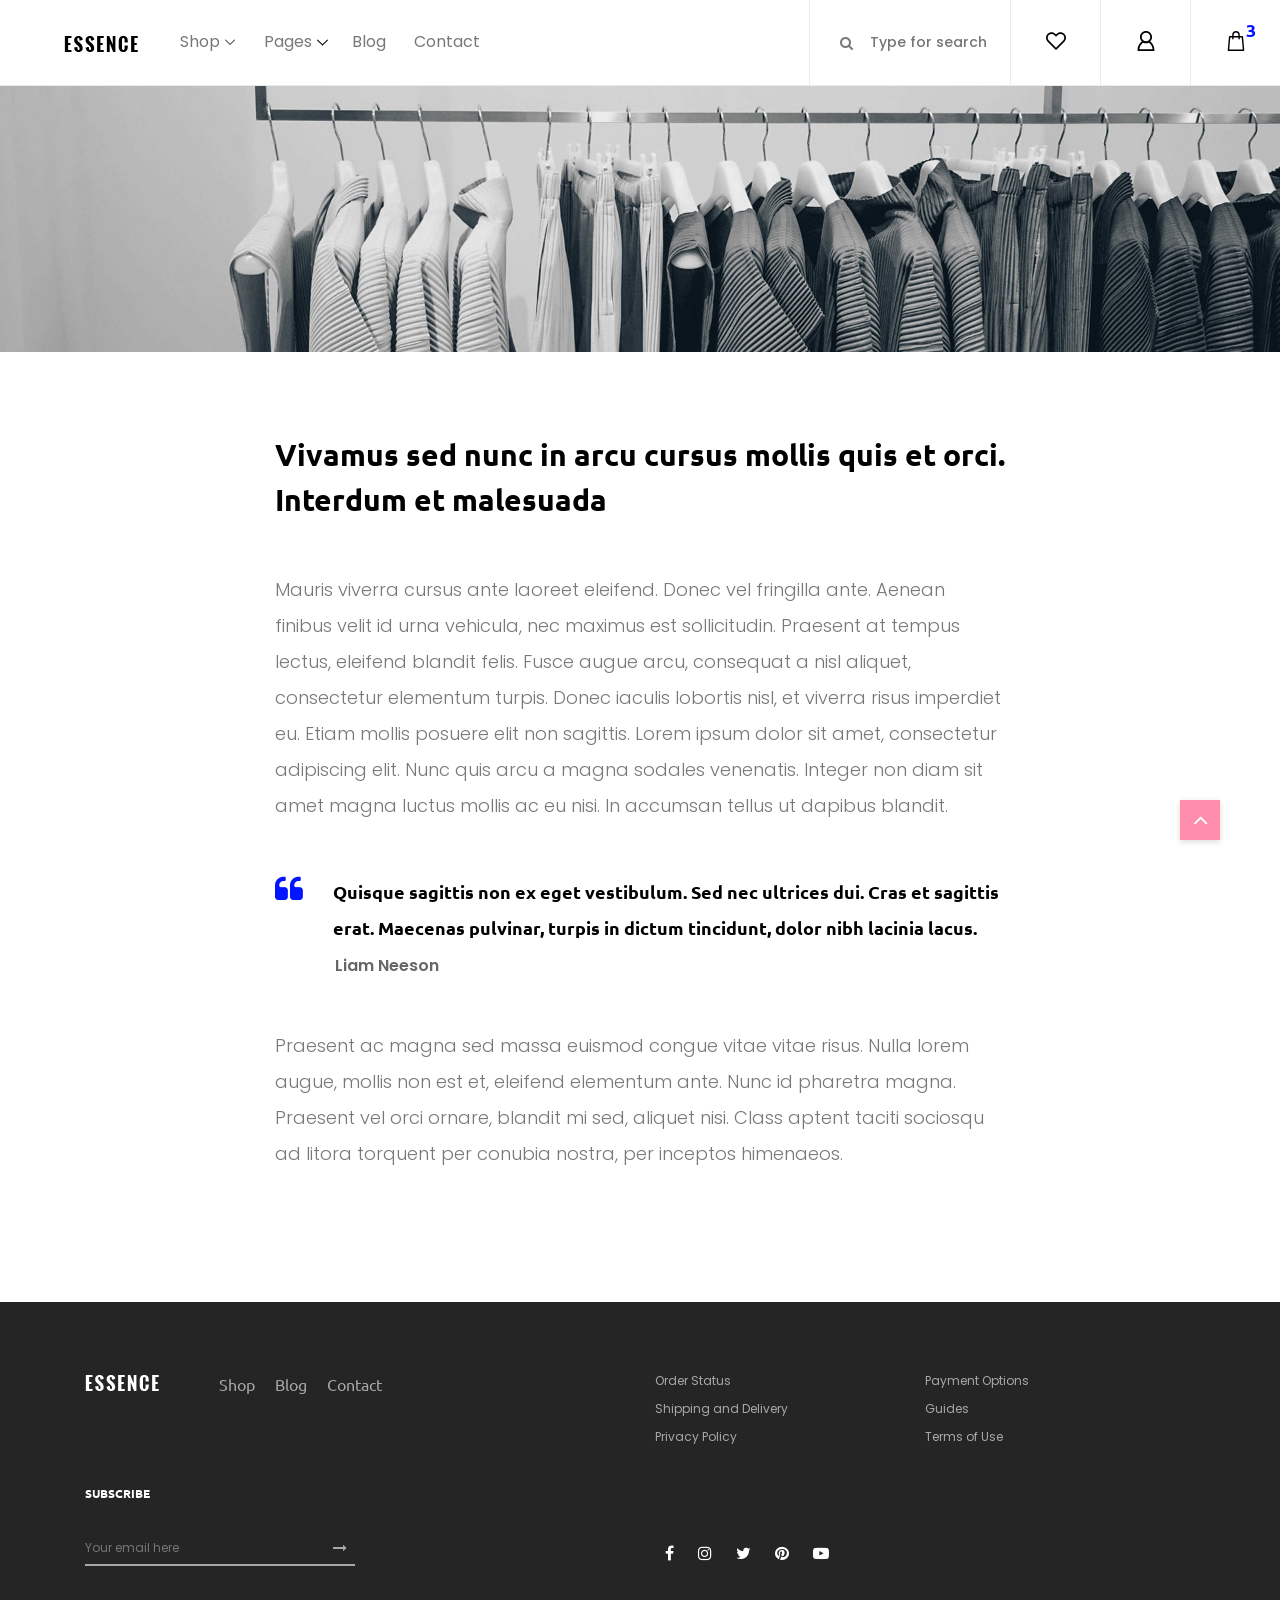
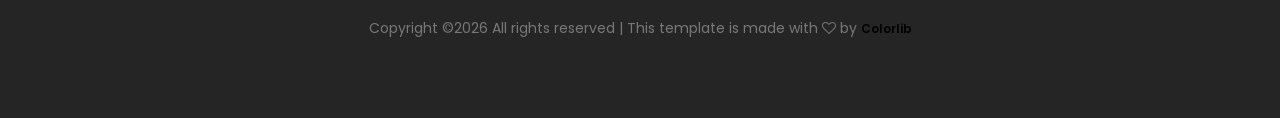
<file: regular-page.html>
<!DOCTYPE html>
<html lang="en">

<head>
    <meta charset="UTF-8">
    <meta name="description" content="">
    <meta http-equiv="X-UA-Compatible" content="IE=edge">
    <meta name="viewport" content="width=device-width, initial-scale=1, shrink-to-fit=no">
    <!-- The above 4 meta tags *must* come first in the head; any other head content must come *after* these tags -->

    <!-- Title  -->
    <title>Essence - Fashion Ecommerce Template</title>

    <!-- Favicon  -->
    <link rel="icon" href="img/core-img/favicon.ico">

    <!-- Core Style CSS -->
    <link rel="stylesheet" href="css/core-style.css">
    <link rel="stylesheet" href="style.css">

</head>

<body>
    <!-- ##### Header Area Start ##### -->
    <header class="header_area">
        <div class="classy-nav-container breakpoint-off d-flex align-items-center justify-content-between">
            <!-- Classy Menu -->
            <nav class="classy-navbar" id="essenceNav">
                <!-- Logo -->
                <a class="nav-brand" href="index.html"><img src="img/core-img/logo.png" alt=""></a>
                <!-- Navbar Toggler -->
                <div class="classy-navbar-toggler">
                    <span class="navbarToggler"><span></span><span></span><span></span></span>
                </div>
                <!-- Menu -->
                <div class="classy-menu">
                    <!-- close btn -->
                    <div class="classycloseIcon">
                        <div class="cross-wrap"><span class="top"></span><span class="bottom"></span></div>
                    </div>
                    <!-- Nav Start -->
                    <div class="classynav">
                        <ul>
                            <li><a href="#">Shop</a>
                                <div class="megamenu">
                                    <ul class="single-mega cn-col-4">
                                        <li class="title">Women's Collection</li>
                                        <li><a href="shop.html">Dresses</a></li>
                                        <li><a href="shop.html">Blouses &amp; Shirts</a></li>
                                        <li><a href="shop.html">T-shirts</a></li>
                                        <li><a href="shop.html">Rompers</a></li>
                                        <li><a href="shop.html">Bras &amp; Panties</a></li>
                                    </ul>
                                    <ul class="single-mega cn-col-4">
                                        <li class="title">Men's Collection</li>
                                        <li><a href="shop.html">T-Shirts</a></li>
                                        <li><a href="shop.html">Polo</a></li>
                                        <li><a href="shop.html">Shirts</a></li>
                                        <li><a href="shop.html">Jackets</a></li>
                                        <li><a href="shop.html">Trench</a></li>
                                    </ul>
                                    <ul class="single-mega cn-col-4">
                                        <li class="title">Kid's Collection</li>
                                        <li><a href="shop.html">Dresses</a></li>
                                        <li><a href="shop.html">Shirts</a></li>
                                        <li><a href="shop.html">T-shirts</a></li>
                                        <li><a href="shop.html">Jackets</a></li>
                                        <li><a href="shop.html">Trench</a></li>
                                    </ul>
                                    <div class="single-mega cn-col-4">
                                        <img src="img/bg-img/bg-6.jpg" alt="">
                                    </div>
                                </div>
                            </li>
                            <li><a href="#">Pages</a>
                                <ul class="dropdown">
                                    <li><a href="index.html">Home</a></li>
                                    <li><a href="shop.html">Shop</a></li>
                                    <li><a href="single-product-details.html">Product Details</a></li>
                                    <li><a href="checkout.html">Checkout</a></li>
                                    <li><a href="blog.html">Blog</a></li>
                                    <li><a href="single-blog.html">Single Blog</a></li>
                                    <li><a href="regular-page.html">Regular Page</a></li>
                                    <li><a href="contact.html">Contact</a></li>
                                </ul>
                            </li>
                            <li><a href="blog.html">Blog</a></li>
                            <li><a href="contact.html">Contact</a></li>
                        </ul>
                    </div>
                    <!-- Nav End -->
                </div>
            </nav>

            <!-- Header Meta Data -->
            <div class="header-meta d-flex clearfix justify-content-end">
                <!-- Search Area -->
                <div class="search-area">
                    <form action="#" method="post">
                        <input type="search" name="search" id="headerSearch" placeholder="Type for search">
                        <button type="submit"><i class="fa fa-search" aria-hidden="true"></i></button>
                    </form>
                </div>
                <!-- Favourite Area -->
                <div class="favourite-area">
                    <a href="#"><img src="img/core-img/heart.svg" alt=""></a>
                </div>
                <!-- User Login Info -->
                <div class="user-login-info">
                    <a href="#"><img src="img/core-img/user.svg" alt=""></a>
                </div>
                <!-- Cart Area -->
                <div class="cart-area">
                    <a href="#" id="essenceCartBtn"><img src="img/core-img/bag.svg" alt=""> <span>3</span></a>
                </div>
            </div>

        </div>
    </header>
    <!-- ##### Header Area End ##### -->

    <!-- ##### Right Side Cart Area ##### -->
    <div class="cart-bg-overlay"></div>

    <div class="right-side-cart-area">

        <!-- Cart Button -->
        <div class="cart-button">
            <a href="#" id="rightSideCart"><img src="img/core-img/bag.svg" alt=""> <span>3</span></a>
        </div>

        <div class="cart-content d-flex">

            <!-- Cart List Area -->
            <div class="cart-list">
                <!-- Single Cart Item -->
                <div class="single-cart-item">
                    <a href="#" class="product-image">
                        <img src="img/product-img/product-1.jpg" class="cart-thumb" alt="">
                        <!-- Cart Item Desc -->
                        <div class="cart-item-desc">
                          <span class="product-remove"><i class="fa fa-close" aria-hidden="true"></i></span>
                            <span class="badge">Mango</span>
                            <h6>Button Through Strap Mini Dress</h6>
                            <p class="size">Size: S</p>
                            <p class="color">Color: Red</p>
                            <p class="price">$45.00</p>
                        </div>
                    </a>
                </div>

                <!-- Single Cart Item -->
                <div class="single-cart-item">
                    <a href="#" class="product-image">
                        <img src="img/product-img/product-2.jpg" class="cart-thumb" alt="">
                        <!-- Cart Item Desc -->
                        <div class="cart-item-desc">
                          <span class="product-remove"><i class="fa fa-close" aria-hidden="true"></i></span>
                            <span class="badge">Mango</span>
                            <h6>Button Through Strap Mini Dress</h6>
                            <p class="size">Size: S</p>
                            <p class="color">Color: Red</p>
                            <p class="price">$45.00</p>
                        </div>
                    </a>
                </div>

                <!-- Single Cart Item -->
                <div class="single-cart-item">
                    <a href="#" class="product-image">
                        <img src="img/product-img/product-3.jpg" class="cart-thumb" alt="">
                        <!-- Cart Item Desc -->
                        <div class="cart-item-desc">
                          <span class="product-remove"><i class="fa fa-close" aria-hidden="true"></i></span>
                            <span class="badge">Mango</span>
                            <h6>Button Through Strap Mini Dress</h6>
                            <p class="size">Size: S</p>
                            <p class="color">Color: Red</p>
                            <p class="price">$45.00</p>
                        </div>
                    </a>
                </div>
            </div>

            <!-- Cart Summary -->
            <div class="cart-amount-summary">

                <h2>Summary</h2>
                <ul class="summary-table">
                    <li><span>subtotal:</span> <span>$274.00</span></li>
                    <li><span>delivery:</span> <span>Free</span></li>
                    <li><span>discount:</span> <span>-15%</span></li>
                    <li><span>total:</span> <span>$232.00</span></li>
                </ul>
                <div class="checkout-btn mt-100">
                    <a href="checkout.html" class="btn essence-btn">check out</a>
                </div>
            </div>
        </div>
    </div>
    <!-- ##### Right Side Cart End ##### -->

    <!-- ##### Blog Wrapper Area Start ##### -->
    <div class="single-blog-wrapper">

        <!-- Single Blog Post Thumb -->
        <div class="single-blog-post-thumb">
            <img src="img/bg-img/bg-8.jpg" alt="">
        </div>

        <div class="container">
            <div class="row justify-content-center">
                <div class="col-12 col-md-8">
                    <div class="regular-page-content-wrapper section-padding-80">
                        <div class="regular-page-text">
                            <h2>Vivamus sed nunc in arcu cursus mollis quis et orci. Interdum et malesuada</h2>
                            <p>Mauris viverra cursus ante laoreet eleifend. Donec vel fringilla ante. Aenean finibus velit id urna vehicula, nec maximus est sollicitudin. Praesent at tempus lectus, eleifend blandit felis. Fusce augue arcu, consequat a nisl aliquet, consectetur elementum turpis. Donec iaculis lobortis nisl, et viverra risus imperdiet eu. Etiam mollis posuere elit non sagittis. Lorem ipsum dolor sit amet, consectetur adipiscing elit. Nunc quis arcu a magna sodales venenatis. Integer non diam sit amet magna luctus mollis ac eu nisi. In accumsan tellus ut dapibus blandit.</p>

                            <blockquote>
                                <h6><i class="fa fa-quote-left" aria-hidden="true"></i> Quisque sagittis non ex eget vestibulum. Sed nec ultrices dui. Cras et sagittis erat. Maecenas pulvinar, turpis in dictum tincidunt, dolor nibh lacinia lacus.</h6>
                                <span>Liam Neeson</span>
                            </blockquote>

                            <p>Praesent ac magna sed massa euismod congue vitae vitae risus. Nulla lorem augue, mollis non est et, eleifend elementum ante. Nunc id pharetra magna. Praesent vel orci ornare, blandit mi sed, aliquet nisi. Class aptent taciti sociosqu ad litora torquent per conubia nostra, per inceptos himenaeos.</p>
                        </div>
                    </div>
                </div>
            </div>
        </div>
    </div>
    <!-- ##### Blog Wrapper Area End ##### -->

    <!-- ##### Footer Area Start ##### -->
    <footer class="footer_area clearfix">
        <div class="container">
            <div class="row">
                <!-- Single Widget Area -->
                <div class="col-12 col-md-6">
                    <div class="single_widget_area d-flex mb-30">
                        <!-- Logo -->
                        <div class="footer-logo mr-50">
                            <a href="#"><img src="img/core-img/logo2.png" alt=""></a>
                        </div>
                        <!-- Footer Menu -->
                        <div class="footer_menu">
                            <ul>
                                <li><a href="shop.html">Shop</a></li>
                                <li><a href="blog.html">Blog</a></li>
                                <li><a href="contact.html">Contact</a></li>
                            </ul>
                        </div>
                    </div>
                </div>
                <!-- Single Widget Area -->
                <div class="col-12 col-md-6">
                    <div class="single_widget_area mb-30">
                        <ul class="footer_widget_menu">
                            <li><a href="#">Order Status</a></li>
                            <li><a href="#">Payment Options</a></li>
                            <li><a href="#">Shipping and Delivery</a></li>
                            <li><a href="#">Guides</a></li>
                            <li><a href="#">Privacy Policy</a></li>
                            <li><a href="#">Terms of Use</a></li>
                        </ul>
                    </div>
                </div>
            </div>

            <div class="row align-items-end">
                <!-- Single Widget Area -->
                <div class="col-12 col-md-6">
                    <div class="single_widget_area">
                        <div class="footer_heading mb-30">
                            <h6>Subscribe</h6>
                        </div>
                        <div class="subscribtion_form">
                            <form action="#" method="post">
                                <input type="email" name="mail" class="mail" placeholder="Your email here">
                                <button type="submit" class="submit"><i class="fa fa-long-arrow-right" aria-hidden="true"></i></button>
                            </form>
                        </div>
                    </div>
                </div>
                <!-- Single Widget Area -->
                <div class="col-12 col-md-6">
                    <div class="single_widget_area">
                        <div class="footer_social_area">
                            <a href="#" data-toggle="tooltip" data-placement="top" title="Facebook"><i class="fa fa-facebook" aria-hidden="true"></i></a>
                            <a href="#" data-toggle="tooltip" data-placement="top" title="Instagram"><i class="fa fa-instagram" aria-hidden="true"></i></a>
                            <a href="#" data-toggle="tooltip" data-placement="top" title="Twitter"><i class="fa fa-twitter" aria-hidden="true"></i></a>
                            <a href="#" data-toggle="tooltip" data-placement="top" title="Pinterest"><i class="fa fa-pinterest" aria-hidden="true"></i></a>
                            <a href="#" data-toggle="tooltip" data-placement="top" title="Youtube"><i class="fa fa-youtube-play" aria-hidden="true"></i></a>
                        </div>
                    </div>
                </div>
            </div>
<div class="row mt-5">
                <div class="col-md-12 text-center">
                    <p>
                        <!-- Link back to Colorlib can't be removed. Template is licensed under CC BY 3.0. -->
    Copyright &copy;<script>document.write(new Date().getFullYear());</script> All rights reserved | This template is made with <i class="fa fa-heart-o" aria-hidden="true"></i> by <a href="https://colorlib.com" target="_blank">Colorlib</a>
    <!-- Link back to Colorlib can't be removed. Template is licensed under CC BY 3.0. -->
                    </p>
                </div>
            </div>
            
        </div>
    </footer>
    <!-- ##### Footer Area End ##### -->

    <!-- jQuery (Necessary for All JavaScript Plugins) -->
    <script src="js/jquery/jquery-2.2.4.min.js"></script>
    <!-- Popper js -->
    <script src="js/popper.min.js"></script>
    <!-- Bootstrap js -->
    <script src="js/bootstrap.min.js"></script>
    <!-- Plugins js -->
    <script src="js/plugins.js"></script>
    <!-- Classy Nav js -->
    <script src="js/classy-nav.min.js"></script>
    <!-- Active js -->
    <script src="js/active.js"></script>

</body>

</html>
</file>
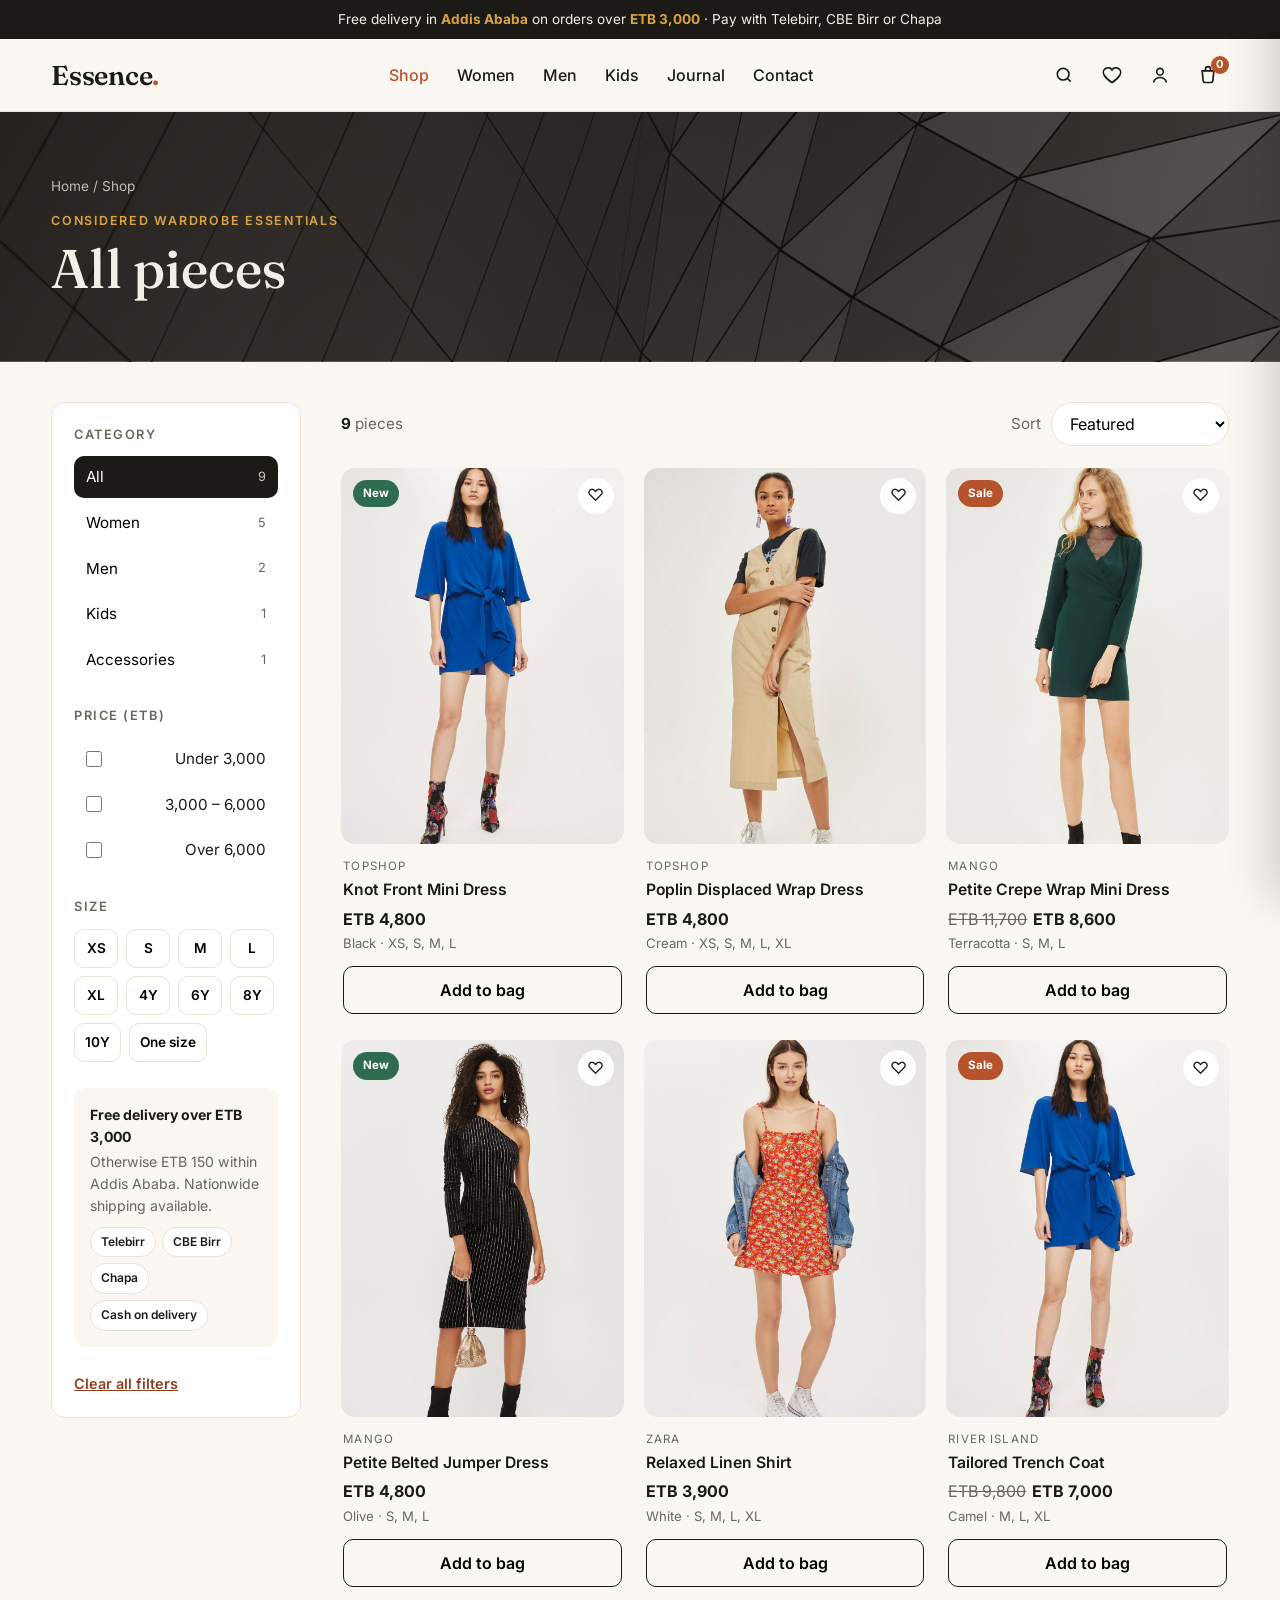
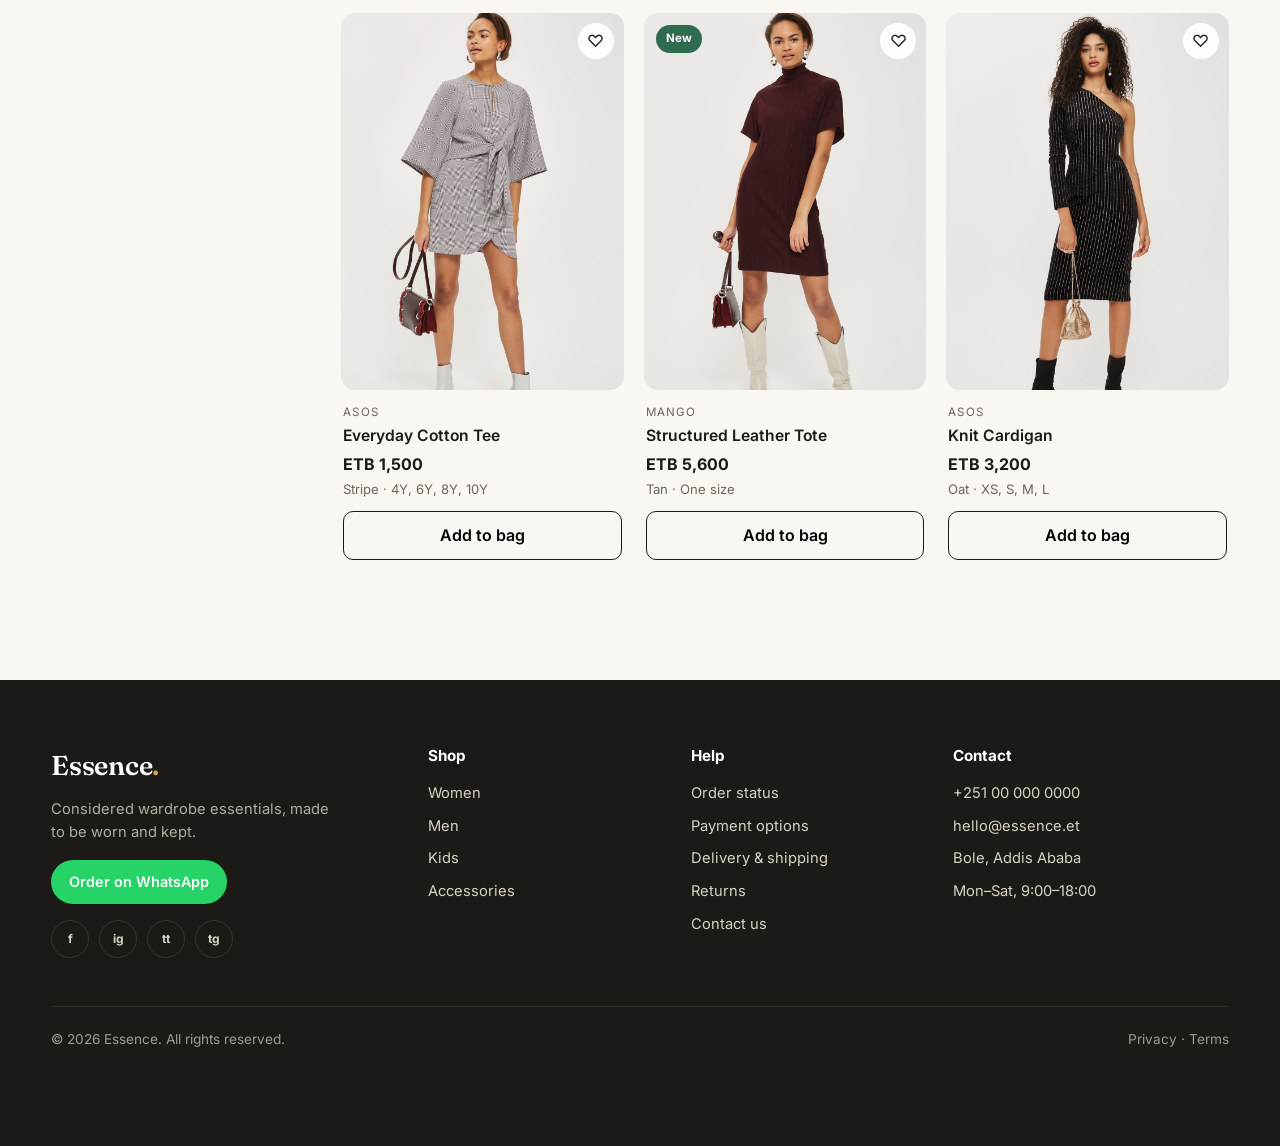
<file: shop.html>
<!DOCTYPE html>
<html lang="en">
<head>
  <meta charset="UTF-8">
  <meta name="viewport" content="width=device-width, initial-scale=1, viewport-fit=cover">
  <meta name="description" content="Shop considered wardrobe essentials from Essence. Pay with Telebirr, CBE Birr, Chapa or cash on delivery across Ethiopia.">
  <title>Shop | Essence · ሱቅ</title>
  <link rel="icon" href="img/core-img/favicon.ico">
  <link rel="preconnect" href="https://fonts.googleapis.com">
  <link rel="preconnect" href="https://fonts.gstatic.com" crossorigin>
  <link href="https://fonts.googleapis.com/css2?family=Inter:wght@400;500;600;700&family=Noto+Sans+Ethiopic:wght@400;600;700&family=Fraunces:opsz,wght@9..144,500;9..144,600&display=swap" rel="stylesheet">
  <style>
    :root {
      --ink: #1c1a17;
      --muted: #6b655c;
      --paper: #faf7f2;
      --card: #ffffff;
      --line: #e8e2d7;
      --accent: #b5532c;
      --accent-dark: #8f3f1f;
      --gold: #d9a441;
      --green: #2f6b4f;
      --radius: 14px;
      --font: "Inter", "Noto Sans Ethiopic", system-ui, -apple-system, "Segoe UI", Roboto, sans-serif;
      --display: "Fraunces", Georgia, "Noto Sans Ethiopic", serif;
    }

    * { box-sizing: border-box; margin: 0; padding: 0; }
    html { scroll-behavior: smooth; -webkit-text-size-adjust: 100%; }
    body { font-family: var(--font); color: var(--ink); background: var(--paper); line-height: 1.55; }
    img { max-width: 100%; display: block; }
    a { color: inherit; text-decoration: none; }
    button, input, select { font: inherit; }
    :focus-visible { outline: 3px solid var(--gold); outline-offset: 2px; }

    .container { width: min(1180px, 92%); margin-inline: auto; }
    .eyebrow { font-size: .78rem; letter-spacing: .14em; text-transform: uppercase; color: var(--accent); font-weight: 600; }

    .btn {
      display: inline-flex; align-items: center; gap: 8px; justify-content: center;
      padding: 14px 24px; border-radius: 999px; border: 0; cursor: pointer;
      background: var(--ink); color: #fff; font-weight: 600; font-size: .95rem;
      transition: background .2s, transform .2s;
    }
    .btn:hover { background: var(--accent); transform: translateY(-1px); color: #fff; }
    .icon-btn {
      width: 42px; height: 42px; border-radius: 50%; border: 0; background: transparent;
      display: grid; place-items: center; cursor: pointer; position: relative; color: var(--ink);
    }
    .icon-btn:hover { background: var(--line); }
    .icon-btn svg { width: 20px; height: 20px; }
    .badge-count {
      position: absolute; top: 2px; right: 0; min-width: 18px; height: 18px; padding: 0 5px;
      background: var(--accent); color: #fff; border-radius: 999px; font-size: .7rem;
      display: grid; place-items: center; font-weight: 700;
    }

    /* ===== Announcement ===== */
    .announce { background: var(--ink); color: #f4efe6; font-size: .85rem; text-align: center; padding: 9px 12px; }
    .announce strong { color: var(--gold); }

    /* ===== Header ===== */
    .site-header {
      position: sticky; top: 0; z-index: 50;
      background: rgba(250, 247, 242, .94); backdrop-filter: blur(10px);
      border-bottom: 1px solid var(--line);
    }
    .nav { display: flex; align-items: center; justify-content: space-between; height: 72px; gap: 16px; }
    .brand { font-family: var(--display); font-size: 1.7rem; font-weight: 600; letter-spacing: -.01em; }
    .brand span { color: var(--accent); }
    .nav-links { display: flex; gap: 28px; font-weight: 500; }
    .nav-links a:hover, .nav-links a[aria-current="page"] { color: var(--accent); }
    .nav-actions { display: flex; align-items: center; gap: 6px; }
    .menu-toggle { display: none; }

    @media (max-width: 860px) {
      .nav-links { display: none; }
      .nav-links.open {
        display: flex; flex-direction: column; position: absolute; top: 72px; left: 0; right: 0;
        background: var(--paper); padding: 20px 4%; border-bottom: 1px solid var(--line); gap: 16px;
      }
      .menu-toggle { display: grid; }
    }

    /* ===== Page title ===== */
    .page-head {
      background: var(--ink); color: #f4efe6; padding: clamp(40px, 6vw, 64px) 0;
      background-image: linear-gradient(120deg, rgba(20,16,12,.92), rgba(20,16,12,.7)), url("img/bg-img/breadcumb.jpg");
      background-size: cover; background-position: center;
    }
    .page-head .eyebrow { color: var(--gold); }
    .page-head h1 { font-family: var(--display); font-weight: 500; font-size: clamp(2.2rem, 5vw, 3.4rem); line-height: 1.05; margin-top: 10px; }
    .crumbs { font-size: .85rem; opacity: .75; margin-bottom: 14px; }
    .crumbs a:hover { color: var(--gold); }

    /* ===== Layout ===== */
    .shop-layout { display: grid; grid-template-columns: 250px 1fr; gap: 40px; padding: 40px 0 80px; align-items: start; }

    /* ===== Sidebar ===== */
    .filters {
      position: sticky; top: 96px; background: var(--card); border: 1px solid var(--line);
      border-radius: var(--radius); padding: 22px; display: grid; gap: 26px;
    }
    .filters h3 { font-size: .8rem; letter-spacing: .12em; text-transform: uppercase; color: var(--muted); margin-bottom: 12px; font-weight: 600; }
    .filter-list { display: grid; gap: 4px; }
    .filter-list button, .filter-list label {
      display: flex; justify-content: space-between; align-items: center; gap: 10px;
      padding: 9px 12px; border-radius: 10px; cursor: pointer; font-size: .95rem; border: 0; background: none; text-align: left; width: 100%;
    }
    .filter-list button:hover, .filter-list label:hover { background: var(--paper); }
    .filter-list button[aria-pressed="true"] { background: var(--ink); color: #fff; }
    .filter-list .count { font-size: .8rem; color: var(--muted); }
    .filter-list button[aria-pressed="true"] .count { color: #cfc7b8; }
    .filter-list input[type="checkbox"] { accent-color: var(--accent); width: 16px; height: 16px; margin-right: auto; }
    .filter-list label { justify-content: flex-start; }
    .size-chips { display: flex; flex-wrap: wrap; gap: 8px; }
    .size-chips button {
      min-width: 44px; padding: 8px 10px; border-radius: 10px; border: 1.5px solid var(--line);
      background: #fff; cursor: pointer; font-weight: 600; font-size: .85rem;
    }
    .size-chips button[aria-pressed="true"] { border-color: var(--ink); background: var(--ink); color: #fff; }
    .help-box { background: var(--paper); border-radius: 12px; padding: 16px; font-size: .88rem; color: var(--muted); }
    .help-box strong { color: var(--ink); display: block; margin-bottom: 4px; }
    .chips { display: flex; flex-wrap: wrap; gap: 6px; margin-top: 10px; }
    .chips span { font-size: .75rem; font-weight: 600; padding: 5px 10px; border-radius: 999px; background: #fff; border: 1px solid var(--line); color: var(--ink); }
    .clear-btn { background: none; border: 0; color: var(--accent-dark); font-weight: 600; cursor: pointer; text-decoration: underline; font-size: .9rem; justify-self: start; }

    /* ===== Toolbar ===== */
    .toolbar { display: flex; justify-content: space-between; align-items: center; gap: 12px; margin-bottom: 22px; flex-wrap: wrap; }
    .toolbar .count-text { color: var(--muted); font-size: .95rem; }
    .toolbar .count-text b { color: var(--ink); }
    .toolbar-right { display: flex; gap: 10px; align-items: center; }
    .sort-select {
      padding: 10px 14px; border-radius: 999px; border: 1.5px solid var(--line); background: #fff; cursor: pointer;
    }
    .filter-toggle {
      display: none; align-items: center; gap: 8px; padding: 10px 16px; border-radius: 999px;
      border: 1.5px solid var(--ink); background: transparent; font-weight: 600; cursor: pointer;
    }

    /* ===== Product grid ===== */
    .grid { display: grid; grid-template-columns: repeat(3, 1fr); gap: 26px 20px; }
    .card { position: relative; }
    .media {
      position: relative; border-radius: var(--radius); overflow: hidden; aspect-ratio: 3 / 4; background: var(--line);
    }
    .media img { width: 100%; height: 100%; object-fit: cover; }
    .media .hover { position: absolute; inset: 0; opacity: 0; transition: opacity .4s; }
    .card:hover .media .hover { opacity: 1; }
    .tag {
      position: absolute; top: 12px; left: 12px; z-index: 2;
      background: #fff; font-size: .72rem; font-weight: 700; padding: 5px 10px; border-radius: 999px;
    }
    .tag.sale { background: var(--accent); color: #fff; }
    .tag.new { background: var(--green); color: #fff; }
    .fav {
      position: absolute; top: 10px; right: 10px; z-index: 2; width: 36px; height: 36px; border-radius: 50%;
      border: 0; background: rgba(255,255,255,.92); cursor: pointer; font-size: 1.05rem; line-height: 1; color: var(--ink);
    }
    .fav.active { color: var(--accent); }
    .info { padding: 14px 2px 0; }
    .brand-name { font-size: .72rem; text-transform: uppercase; letter-spacing: .1em; color: var(--muted); }
    .info h3 { font-size: .98rem; font-weight: 600; margin: 4px 0 6px; line-height: 1.3; }
    .price { font-weight: 700; }
    .price s { color: var(--muted); font-weight: 400; margin-right: 6px; }
    .meta-line { font-size: .82rem; color: var(--muted); margin-top: 2px; }
    .add-btn {
      width: 100%; margin-top: 12px; padding: 11px; border-radius: 10px; border: 1.5px solid var(--ink);
      background: transparent; font-weight: 600; cursor: pointer; transition: .2s;
    }
    .add-btn:hover { background: var(--ink); color: #fff; }
    .empty { grid-column: 1 / -1; text-align: center; padding: 60px 20px; color: var(--muted); background: #fff; border-radius: var(--radius); border: 1px dashed var(--line); }
    .empty button { margin-top: 14px; }

    /* ===== Responsive ===== */
    @media (max-width: 1000px) { .grid { grid-template-columns: repeat(2, 1fr); } }
    @media (max-width: 820px) {
      .shop-layout { grid-template-columns: 1fr; gap: 20px; padding-top: 24px; }
      .filters { display: none; position: static; }
      .filters.open { display: grid; }
      .filter-toggle { display: inline-flex; }
    }
    @media (max-width: 480px) {
      .grid { gap: 20px 12px; }
      .info h3 { font-size: .9rem; }
      .price { font-size: .92rem; }
    }

    /* ===== Footer ===== */
    footer { background: var(--ink); color: #d9d2c4; padding: 64px 0 96px; margin-top: 40px; }
    .footer-grid { display: grid; grid-template-columns: 1.5fr 1fr 1fr 1.2fr; gap: 32px; }
    footer h4 { color: #fff; font-size: .95rem; margin-bottom: 14px; }
    footer ul { list-style: none; display: grid; gap: 10px; font-size: .92rem; }
    footer a:hover { color: var(--gold); }
    footer .brand { color: #fff; }
    footer .brand span { color: var(--gold); }
    .footer-tag { font-size: .92rem; margin-top: 12px; max-width: 32ch; opacity: .8; }
    .order-btn {
      display: inline-flex; margin-top: 16px; padding: 11px 18px; border-radius: 999px;
      background: #25d366; color: #fff; font-weight: 600; font-size: .9rem;
    }
    .order-btn:hover { color: #fff; filter: brightness(1.05); }
    .social { display: flex; gap: 10px; margin-top: 16px; }
    .social a {
      width: 38px; height: 38px; border-radius: 50%; border: 1px solid #3a342c;
      display: grid; place-items: center; font-size: .75rem; font-weight: 700;
    }
    .social a:hover { border-color: var(--gold); color: var(--gold); }
    .copyright {
      margin-top: 48px; padding-top: 22px; border-top: 1px solid #3a342c;
      font-size: .85rem; opacity: .7; display: flex; justify-content: space-between; flex-wrap: wrap; gap: 8px;
    }
    @media (max-width: 860px) { .footer-grid { grid-template-columns: 1fr 1fr; } }
    @media (max-width: 480px) { .footer-grid { grid-template-columns: 1fr; } }

    /* ===== Mobile bottom bar ===== */
    .mobile-bar {
      display: none; position: fixed; bottom: 0; left: 0; right: 0; z-index: 60;
      background: var(--card); border-top: 1px solid var(--line);
      padding: 8px 12px calc(8px + env(safe-area-inset-bottom));
      grid-template-columns: repeat(4, 1fr); text-align: center; font-size: .72rem; font-weight: 600;
    }
    .mobile-bar a { padding: 6px; border-radius: 10px; display: grid; gap: 2px; justify-items: center; }
    .mobile-bar a:hover, .mobile-bar a[aria-current="page"] { color: var(--accent); }
    .mobile-bar i { font-style: normal; font-size: 1.1rem; }
    @media (max-width: 720px) {
      .mobile-bar { display: grid; }
      footer { padding-bottom: 110px; }
    }

    /* ===== Cart drawer ===== */
    .overlay {
      position: fixed; inset: 0; background: rgba(20,16,12,.45); opacity: 0; pointer-events: none;
      transition: opacity .3s; z-index: 80;
    }
    .overlay.show { opacity: 1; pointer-events: auto; }
    .cart-drawer {
      position: fixed; top: 0; right: 0; bottom: 0; width: min(420px, 100%);
      background: var(--paper); z-index: 90; transform: translateX(100%);
      transition: transform .35s cubic-bezier(.2,.8,.2,1); display: flex; flex-direction: column;
      box-shadow: -12px 0 40px rgba(0,0,0,.15);
    }
    .cart-drawer.open { transform: translateX(0); }
    .cart-head { display: flex; justify-content: space-between; align-items: center; padding: 22px 24px; border-bottom: 1px solid var(--line); }
    .cart-head h2 { font-family: var(--display); font-weight: 600; font-size: 1.5rem; }
    .cart-items { flex: 1; overflow-y: auto; padding: 16px 24px; display: grid; gap: 16px; align-content: start; }
    .cart-item { display: grid; grid-template-columns: 76px 1fr auto; gap: 14px; align-items: start; }
    .cart-item img { width: 76px; height: 96px; object-fit: cover; border-radius: 10px; }
    .cart-item h4 { font-size: .95rem; line-height: 1.3; }
    .cart-item .meta { font-size: .82rem; color: var(--muted); }
    .qty { display: inline-flex; align-items: center; gap: 10px; margin-top: 8px; }
    .qty button { width: 28px; height: 28px; border-radius: 50%; border: 1px solid var(--line); background: #fff; cursor: pointer; }
    .remove { background: none; border: 0; color: var(--muted); cursor: pointer; font-size: .8rem; margin-top: 6px; text-decoration: underline; display: block; }
    .cart-empty { text-align: center; color: var(--muted); padding: 60px 0; }
    .cart-foot { padding: 20px 24px 28px; border-top: 1px solid var(--line); background: #fff; }
    .sum-row { display: flex; justify-content: space-between; font-size: .95rem; margin-bottom: 8px; }
    .sum-row.total { font-weight: 700; font-size: 1.1rem; margin-top: 10px; padding-top: 10px; border-top: 1px dashed var(--line); }
    .cart-foot .btn { width: 100%; margin-top: 16px; }
    .cart-foot small { display: block; text-align: center; color: var(--muted); margin-top: 10px; font-size: .8rem; }
  </style>
</head>
<body>

  <div class="announce">
    Free delivery in <strong>Addis Ababa</strong> on orders over <strong>ETB 3,000</strong> · Pay with Telebirr, CBE Birr or Chapa
  </div>

  <!-- ===== Header ===== -->
  <header class="site-header">
    <div class="container nav">
      <a href="index.html" class="brand" aria-label="Essence home">Essence<span>.</span></a>

      <nav class="nav-links" id="navLinks" aria-label="Main">
        <a href="shop.html" aria-current="page">Shop</a>
        <a href="shop.html?cat=women">Women</a>
        <a href="shop.html?cat=men">Men</a>
        <a href="shop.html?cat=kids">Kids</a>
        <a href="blog.html">Journal</a>
        <a href="contact.html">Contact</a>
      </nav>

      <div class="nav-actions">
        <button class="icon-btn" aria-label="Search">
          <svg viewBox="0 0 24 24" fill="none" stroke="currentColor" stroke-width="2"><circle cx="11" cy="11" r="7"/><path d="m20 20-3.5-3.5"/></svg>
        </button>
        <a class="icon-btn" href="#" aria-label="Wishlist">
          <svg viewBox="0 0 24 24" fill="none" stroke="currentColor" stroke-width="2"><path d="M12 21s-7-4.4-9.5-9A5.5 5.5 0 0 1 12 6a5.5 5.5 0 0 1 9.5 6c-2.5 4.6-9.5 9-9.5 9z"/></svg>
        </a>
        <a class="icon-btn" href="#" aria-label="Account">
          <svg viewBox="0 0 24 24" fill="none" stroke="currentColor" stroke-width="2"><circle cx="12" cy="8" r="4"/><path d="M4 21c1.5-4 4.5-6 8-6s6.5 2 8 6"/></svg>
        </a>
        <button class="icon-btn" id="cartBtn" aria-label="Open bag">
          <svg viewBox="0 0 24 24" fill="none" stroke="currentColor" stroke-width="2"><path d="M5 7h14l-1.2 12.2a2 2 0 0 1-2 1.8H8.2a2 2 0 0 1-2-1.8L5 7z"/><path d="M9 7V5a3 3 0 0 1 6 0v2"/></svg>
          <span class="badge-count" id="cartCount">0</span>
        </button>
        <button class="icon-btn menu-toggle" id="menuToggle" aria-label="Menu" aria-expanded="false">
          <svg viewBox="0 0 24 24" fill="none" stroke="currentColor" stroke-width="2"><path d="M4 7h16M4 12h16M4 17h16"/></svg>
        </button>
      </div>
    </div>
  </header>

  <main>
    <!-- ===== Page head ===== -->
    <section class="page-head">
      <div class="container">
        <p class="crumbs"><a href="index.html">Home</a> / <span id="crumbCat">Shop</span></p>
        <p class="eyebrow">Considered wardrobe essentials</p>
        <h1 id="pageTitle">All pieces</h1>
      </div>
    </section>

    <!-- ===== Shop ===== -->
    <div class="container shop-layout">

      <!-- Sidebar filters -->
      <aside class="filters" id="filters" aria-label="Product filters">
        <div>
          <h3>Category</h3>
          <div class="filter-list" id="catList"></div>
        </div>

        <div>
          <h3>Price (ETB)</h3>
          <div class="filter-list" id="priceList">
            <label><input type="checkbox" data-band="u3000"> Under 3,000</label>
            <label><input type="checkbox" data-band="m"> 3,000 – 6,000</label>
            <label><input type="checkbox" data-band="h"> Over 6,000</label>
          </div>
        </div>

        <div>
          <h3>Size</h3>
          <div class="size-chips" id="sizeChips"></div>
        </div>

        <div class="help-box">
          <strong>Free delivery over ETB 3,000</strong>
          Otherwise ETB 150 within Addis Ababa. Nationwide shipping available.
          <div class="chips">
            <span>Telebirr</span><span>CBE Birr</span><span>Chapa</span><span>Cash on delivery</span>
          </div>
        </div>

        <button class="clear-btn" id="clearFilters" type="button">Clear all filters</button>
      </aside>

      <!-- Products -->
      <section aria-label="Products">
        <div class="toolbar">
          <div class="toolbar-right" style="gap:10px">
            <button class="filter-toggle" id="filterToggle" aria-expanded="false" aria-controls="filters">Filters</button>
            <p class="count-text" id="countText"></p>
          </div>
          <div class="toolbar-right">
            <label for="sortSelect" class="count-text">Sort</label>
            <select class="sort-select" id="sortSelect" aria-label="Sort products">
              <option value="featured">Featured</option>
              <option value="new">Newest</option>
              <option value="low">Price: low to high</option>
              <option value="high">Price: high to low</option>
            </select>
          </div>
        </div>

        <div class="grid" id="grid"></div>
      </section>
    </div>
  </main>

  <!-- ===== Footer ===== -->
  <footer>
    <div class="container">
      <div class="footer-grid">
        <div>
          <div class="brand">Essence<span>.</span></div>
          <p class="footer-tag">Considered wardrobe essentials, made to be worn and kept.</p>
          <a class="order-btn" href="https://wa.me/251000000000" target="_blank" rel="noopener">Order on WhatsApp</a>
          <div class="social">
            <a href="#" aria-label="Facebook">f</a>
            <a href="#" aria-label="Instagram">ig</a>
            <a href="#" aria-label="TikTok">tt</a>
            <a href="#" aria-label="Telegram">tg</a>
          </div>
        </div>
        <div>
          <h4>Shop</h4>
          <ul>
            <li><a href="shop.html?cat=women">Women</a></li>
            <li><a href="shop.html?cat=men">Men</a></li>
            <li><a href="shop.html?cat=kids">Kids</a></li>
            <li><a href="shop.html?cat=accessories">Accessories</a></li>
          </ul>
        </div>
        <div>
          <h4>Help</h4>
          <ul>
            <li><a href="#">Order status</a></li>
            <li><a href="#">Payment options</a></li>
            <li><a href="#">Delivery &amp; shipping</a></li>
            <li><a href="#">Returns</a></li>
            <li><a href="contact.html">Contact us</a></li>
          </ul>
        </div>
        <div>
          <h4>Contact</h4>
          <ul>
            <li>+251 00 000 0000</li>
            <li>hello@essence.et</li>
            <li>Bole, Addis Ababa</li>
            <li>Mon–Sat, 9:00–18:00</li>
          </ul>
        </div>
      </div>
      <div class="copyright">
        <span>© <span id="year"></span> Essence. All rights reserved.</span>
        <span><a href="#">Privacy</a> · <a href="#">Terms</a></span>
      </div>
    </div>
  </footer>

  <!-- Mobile bottom navigation -->
  <nav class="mobile-bar" aria-label="Quick navigation">
    <a href="index.html"><i>⌂</i>Home</a>
    <a href="shop.html" aria-current="page"><i>▦</i>Shop</a>
    <a href="#" id="mobileCart"><i>👜</i>Bag</a>
    <a href="contact.html"><i>☏</i>Help</a>
  </nav>

  <!-- Cart drawer -->
  <div class="overlay" id="overlay"></div>
  <aside class="cart-drawer" id="cartDrawer" aria-label="Shopping bag">
    <div class="cart-head">
      <h2>Your bag</h2>
      <button class="icon-btn" id="closeCart" aria-label="Close bag">✕</button>
    </div>
    <div class="cart-items" id="cartItems"></div>
    <div class="cart-foot">
      <div class="sum-row"><span>Subtotal</span><span id="subtotal">ETB 0</span></div>
      <div class="sum-row"><span>Delivery</span><span id="delivery">ETB 0</span></div>
      <div class="sum-row"><span>Discount (15% on 2+ items)</span><span id="discount">− ETB 0</span></div>
      <div class="sum-row total"><span>Total</span><span id="total">ETB 0</span></div>
      <a href="checkout.html" class="btn">Checkout · Pay securely</a>
      <small>Telebirr, CBE Birr, Chapa or cash on delivery</small>
    </div>
  </aside>

  <script>
    // ===== Product data (prices in ETB) =====
    const PRODUCTS = [
      { id: 1, name: 'Knot Front Mini Dress',       brand: 'Topshop', cat: 'women',       price: 4800, old: null,  badge: 'new',  img: 1, sizes: ['XS','S','M','L'],      color: 'Black' },
      { id: 2, name: 'Poplin Displaced Wrap Dress', brand: 'Topshop', cat: 'women',       price: 4800, old: null,  badge: null,   img: 2, sizes: ['XS','S','M','L','XL'], color: 'Cream' },
      { id: 3, name: 'Petite Crepe Wrap Mini Dress',brand: 'Mango',   cat: 'women',       price: 8600, old: 11700, badge: 'sale', img: 3, sizes: ['S','M','L'],          color: 'Terracotta' },
      { id: 4, name: 'Petite Belted Jumper Dress',  brand: 'Mango',   cat: 'women',       price: 4800, old: null,  badge: 'new',  img: 4, sizes: ['S','M','L'],          color: 'Olive' },
      { id: 5, name: 'Relaxed Linen Shirt',         brand: 'Zara',    cat: 'men',         price: 3900, old: null,  badge: null,   img: 5, sizes: ['S','M','L','XL'],      color: 'White' },
      { id: 6, name: 'Tailored Trench Coat',        brand: 'River Island', cat: 'men',    price: 7000, old: 9800,  badge: 'sale', img: 6, sizes: ['M','L','XL'],         color: 'Camel' },
      { id: 7, name: 'Everyday Cotton Tee',         brand: 'Asos',    cat: 'kids',        price: 1500, old: null,  badge: null,   img: 7, sizes: ['4Y','6Y','8Y','10Y'], color: 'Stripe' },
      { id: 8, name: 'Structured Leather Tote',     brand: 'Mango',   cat: 'accessories', price: 5600, old: null,  badge: 'new',  img: 8, sizes: ['One size'],           color: 'Tan' },
      { id: 9, name: 'Knit Cardigan',               brand: 'Asos',    cat: 'women',       price: 3200, old: null,  badge: null,   img: 9, sizes: ['XS','S','M','L'],      color: 'Oat' }
    ];

    const CATS = [
      { key: 'all', label: 'All' },
      { key: 'women', label: 'Women' },
      { key: 'men', label: 'Men' },
      { key: 'kids', label: 'Kids' },
      { key: 'accessories', label: 'Accessories' }
    ];
    const ALL_SIZES = ['XS','S','M','L','XL','4Y','6Y','8Y','10Y','One size'];

    // ===== State =====
    const params = new URLSearchParams(location.search);
    const state = {
      cat: CATS.some(c => c.key === params.get('cat')) ? params.get('cat') : 'all',
      bands: new Set(),
      sizes: new Set(),
      sort: 'featured'
    };

    const ETB = n => 'ETB ' + Math.round(n).toLocaleString('en-US');
    const inBand = (p, b) => b === 'u3000' ? p < 3000 : b === 'm' ? (p >= 3000 && p <= 6000) : p > 6000;

    // ===== Build filter controls =====
    const catList = document.getElementById('catList');
    function renderCats() {
      catList.innerHTML = CATS.map(c => {
        const n = c.key === 'all' ? PRODUCTS.length : PRODUCTS.filter(p => p.cat === c.key).length;
        return `<button type="button" data-cat="${c.key}" aria-pressed="${state.cat === c.key}">
                  ${c.label}<span class="count">${n}</span></button>`;
      }).join('');
    }

    const sizeChips = document.getElementById('sizeChips');
    sizeChips.innerHTML = ALL_SIZES.map(s =>
      `<button type="button" data-size="${s}" aria-pressed="false">${s}</button>`).join('');

    // ===== Filtering & rendering =====
    function getList() {
      let list = PRODUCTS.filter(p => state.cat === 'all' || p.cat === state.cat);
      if (state.bands.size) list = list.filter(p => [...state.bands].some(b => inBand(p.price, b)));
      if (state.sizes.size) list = list.filter(p => p.sizes.some(s => state.sizes.has(s)));
      switch (state.sort) {
        case 'low':  list.sort((a, b) => a.price - b.price); break;
        case 'high': list.sort((a, b) => b.price - a.price); break;
        case 'new':  list.sort((a, b) => (b.badge === 'new') - (a.badge === 'new')); break;
      }
      return list;
    }

    function card(p) {
      const hoverImg = (p.img % 9) + 1;
      const tag = p.badge === 'sale' ? '<span class="tag sale">Sale</span>'
                : p.badge === 'new'  ? '<span class="tag new">New</span>' : '';
      return `
        <article class="card">
          <div class="media">
            <img src="img/product-img/product-${p.img}.jpg" alt="${p.name}" loading="lazy">
            <img class="hover" src="img/product-img/product-${hoverImg}.jpg" alt="" loading="lazy">
            ${tag}
            <button class="fav" aria-label="Save ${p.name}" aria-pressed="false">♡</button>
          </div>
          <div class="info">
            <p class="brand-name">${p.brand}</p>
            <h3>${p.name}</h3>
            <p class="price">${p.old ? `<s>${ETB(p.old)}</s>` : ''}${ETB(p.price)}</p>
            <p class="meta-line">${p.color} · ${p.sizes.join(', ')}</p>
            <button class="add-btn" data-id="${p.id}">Add to bag</button>
          </div>
        </article>`;
    }

    function render() {
      const list = getList();
      const title = CATS.find(c => c.key === state.cat).label;
      document.getElementById('pageTitle').textContent = state.cat === 'all' ? 'All pieces' : title;
      document.getElementById('crumbCat').textContent = state.cat === 'all' ? 'Shop' : title;
      document.title = (state.cat === 'all' ? 'Shop' : title) + ' | Essence · ሱቅ';
      document.getElementById('countText').innerHTML = `<b>${list.length}</b> ${list.length === 1 ? 'piece' : 'pieces'}`;

      document.getElementById('grid').innerHTML = list.length
        ? list.map(card).join('')
        : `<div class="empty">
             <p>No pieces match these filters.</p>
             <button class="btn" id="resetInline" type="button">Clear filters</button>
           </div>`;

      renderCats();
      sizeChips.querySelectorAll('button').forEach(b =>
        b.setAttribute('aria-pressed', state.sizes.has(b.dataset.size)));
      document.querySelectorAll('#priceList input').forEach(i =>
        i.checked = state.bands.has(i.dataset.band));
    }

    function resetFilters() {
      state.cat = 'all'; state.bands.clear(); state.sizes.clear(); state.sort = 'featured';
      document.getElementById('sortSelect').value = 'featured';
      history.replaceState(null, '', 'shop.html');
      render();
    }

    // Category
    catList.addEventListener('click', e => {
      const b = e.target.closest('button[data-cat]');
      if (!b) return;
      state.cat = b.dataset.cat;
      history.replaceState(null, '', state.cat === 'all' ? 'shop.html' : `shop.html?cat=${state.cat}`);
      render();
    });

    // Price bands
    document.getElementById('priceList').addEventListener('change', e => {
      const band = e.target.dataset.band;
      e.target.checked ? state.bands.add(band) : state.bands.delete(band);
      render();
    });

    // Sizes
    sizeChips.addEventListener('click', e => {
      const b = e.target.closest('button[data-size]');
      if (!b) return;
      const s = b.dataset.size;
      state.sizes.has(s) ? state.sizes.delete(s) : state.sizes.add(s);
      render();
    });

    // Sort
    document.getElementById('sortSelect').addEventListener('change', e => {
      state.sort = e.target.value;
      render();
    });

    // Clear
    document.getElementById('clearFilters').addEventListener('click', resetFilters);
    document.getElementById('grid').addEventListener('click', e => {
      if (e.target.id === 'resetInline') resetFilters();
    });

    // Mobile filter toggle
    const filtersEl = document.getElementById('filters');
    const filterToggle = document.getElementById('filterToggle');
    filterToggle.addEventListener('click', () => {
      const open = filtersEl.classList.toggle('open');
      filterToggle.setAttribute('aria-expanded', open);
      filterToggle.textContent = open ? 'Hide filters' : 'Filters';
    });

    // ===== Product cards: favourite & add to bag =====
    document.getElementById('grid').addEventListener('click', e => {
      const fav = e.target.closest('.fav');
      if (fav) {
        const on = fav.classList.toggle('active');
        fav.setAttribute('aria-pressed', on);
        fav.textContent = on ? '♥' : '♡';
        return;
      }
      const add = e.target.closest('.add-btn');
      if (add) addToCart(+add.dataset.id, add);
    });

    // ===== Cart =====
    const drawer = document.getElementById('cartDrawer');
    const overlay = document.getElementById('overlay');
    const openCart = () => { drawer.classList.add('open'); overlay.classList.add('show'); };
    const closeCart = () => { drawer.classList.remove('open'); overlay.classList.remove('show'); };

    let cart = [];

    function addToCart(id, btn) {
      const p = PRODUCTS.find(x => x.id === id);
      // Use the first size the shopper selected in the sidebar, otherwise the first available size
      const size = p.sizes.find(s => state.sizes.has(s)) || p.sizes[0];
      const existing = cart.find(i => i.id === id && i.size === size);
      if (existing) existing.qty++;
      else cart.push({ id, name: p.name, price: p.price, qty: 1, img: p.img, size, color: p.color });
      renderCart();
      if (btn) {
        btn.textContent = 'Added ✓';
        setTimeout(() => (btn.textContent = 'Add to bag'), 1400);
      }
    }

    function renderCart() {
      const list = document.getElementById('cartItems');
      const count = cart.reduce((s, i) => s + i.qty, 0);
      document.getElementById('cartCount').textContent = count;

      list.innerHTML = cart.length
        ? cart.map((item, i) => `
            <div class="cart-item">
              <img src="img/product-img/product-${item.img}.jpg" alt="${item.name}">
              <div>
                <h4>${item.name}</h4>
                <p class="meta">Size ${item.size} · ${item.color}</p>
                <div class="qty">
                  <button data-act="dec" data-i="${i}" aria-label="Decrease quantity">−</button>
                  <span>${item.qty}</span>
                  <button data-act="inc" data-i="${i}" aria-label="Increase quantity">+</button>
                </div>
                <button class="remove" data-act="rm" data-i="${i}">Remove</button>
              </div>
              <div class="price">${ETB(item.price * item.qty)}</div>
            </div>`).join('')
        : '<p class="cart-empty">Your bag is empty.<br><a href="shop.html" class="eyebrow">Start shopping →</a></p>';

      updateTotals(count);
    }

    function updateTotals(count) {
      const subtotal = cart.reduce((s, i) => s + i.price * i.qty, 0);
      const discount = count >= 2 ? subtotal * 0.15 : 0;
      const delivery = subtotal === 0 ? 0 : (subtotal - discount >= 3000 ? 0 : 150);
      const total = subtotal - discount + delivery;
      document.getElementById('subtotal').textContent = ETB(subtotal);
      document.getElementById('delivery').textContent = delivery === 0 ? 'Free' : ETB(delivery);
      document.getElementById('discount').textContent = discount ? '− ' + ETB(discount) : '− ETB 0';
      document.getElementById('total').textContent = ETB(total);
    }

    document.getElementById('cartItems').addEventListener('click', e => {
      const b = e.target.closest('button[data-act]');
      if (!b) return;
      const i = +b.dataset.i;
      if (b.dataset.act === 'inc') cart[i].qty++;
      if (b.dataset.act === 'dec' && cart[i].qty > 1) cart[i].qty--;
      if (b.dataset.act === 'rm') cart.splice(i, 1);
      renderCart();
    });

    document.getElementById('cartBtn').addEventListener('click', openCart);
    document.getElementById('mobileCart').addEventListener('click', e => { e.preventDefault(); openCart(); });
    document.getElementById('closeCart').addEventListener('click', closeCart);
    overlay.addEventListener('click', closeCart);
    document.addEventListener('keydown', e => { if (e.key === 'Escape') closeCart(); });

    // ===== Mobile menu =====
    const menuToggle = document.getElementById('menuToggle');
    const navLinks = document.getElementById('navLinks');
    menuToggle.addEventListener('click', () => {
      const open = navLinks.classList.toggle('open');
      menuToggle.setAttribute('aria-expanded', open);
    });

    // ===== Init =====
    document.getElementById('year').textContent = new Date().getFullYear();
    // Pre-check the sidebar category if arriving from a link
    render();
    renderCart();
  </script>
</body>
</html>
</file>
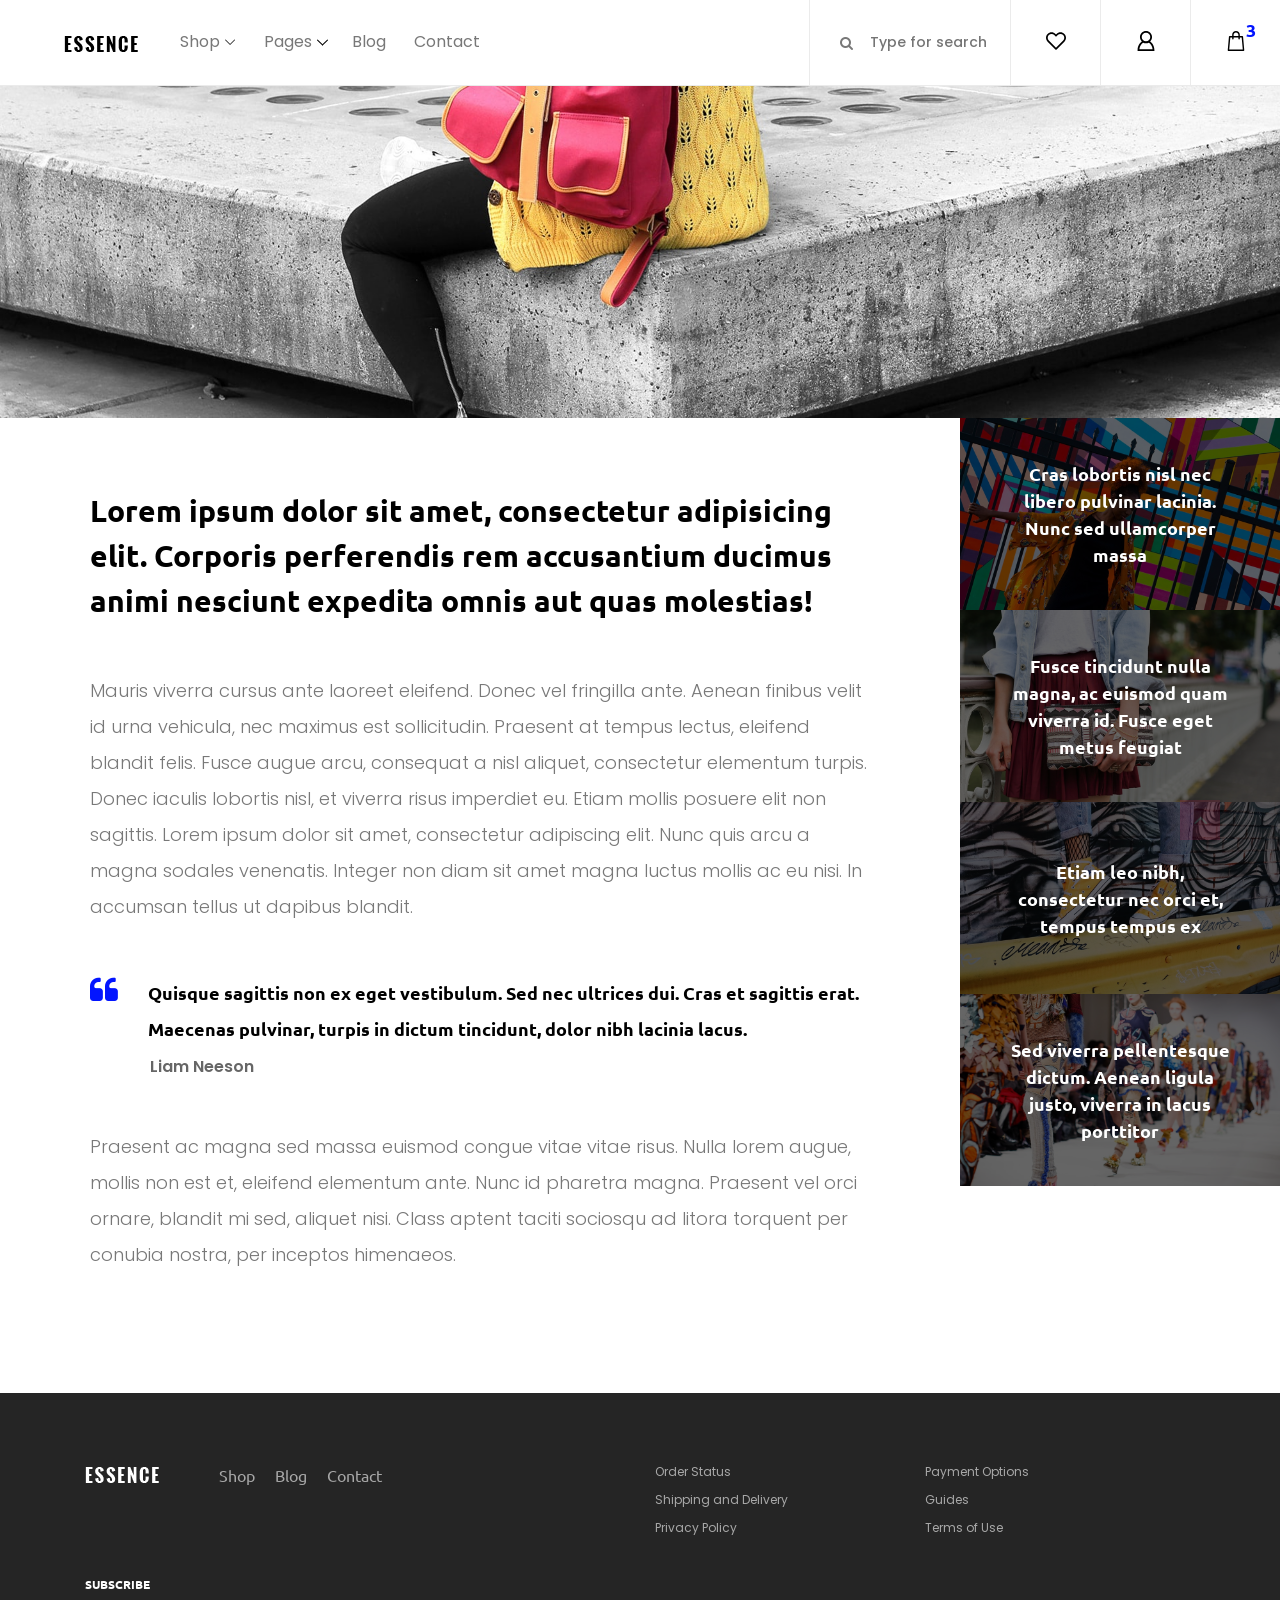
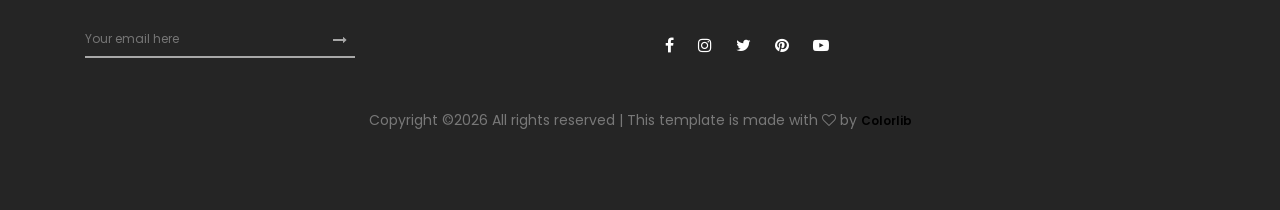
<file: single-blog.html>
<!DOCTYPE html>
<html lang="en">

<head>
    <meta charset="UTF-8">
    <meta name="description" content="">
    <meta http-equiv="X-UA-Compatible" content="IE=edge">
    <meta name="viewport" content="width=device-width, initial-scale=1, shrink-to-fit=no">
    <!-- The above 4 meta tags *must* come first in the head; any other head content must come *after* these tags -->

    <!-- Title  -->
    <title>Essence - Fashion Ecommerce Template</title>

    <!-- Favicon  -->
    <link rel="icon" href="img/core-img/favicon.ico">

    <!-- Core Style CSS -->
    <link rel="stylesheet" href="css/core-style.css">
    <link rel="stylesheet" href="style.css">

</head>

<body>
    <!-- ##### Header Area Start ##### -->
    <header class="header_area">
        <div class="classy-nav-container breakpoint-off d-flex align-items-center justify-content-between">
            <!-- Classy Menu -->
            <nav class="classy-navbar" id="essenceNav">
                <!-- Logo -->
                <a class="nav-brand" href="index.html"><img src="img/core-img/logo.png" alt=""></a>
                <!-- Navbar Toggler -->
                <div class="classy-navbar-toggler">
                    <span class="navbarToggler"><span></span><span></span><span></span></span>
                </div>
                <!-- Menu -->
                <div class="classy-menu">
                    <!-- close btn -->
                    <div class="classycloseIcon">
                        <div class="cross-wrap"><span class="top"></span><span class="bottom"></span></div>
                    </div>
                    <!-- Nav Start -->
                    <div class="classynav">
                        <ul>
                            <li><a href="#">Shop</a>
                                <div class="megamenu">
                                    <ul class="single-mega cn-col-4">
                                        <li class="title">Women's Collection</li>
                                        <li><a href="shop.html">Dresses</a></li>
                                        <li><a href="shop.html">Blouses &amp; Shirts</a></li>
                                        <li><a href="shop.html">T-shirts</a></li>
                                        <li><a href="shop.html">Rompers</a></li>
                                        <li><a href="shop.html">Bras &amp; Panties</a></li>
                                    </ul>
                                    <ul class="single-mega cn-col-4">
                                        <li class="title">Men's Collection</li>
                                        <li><a href="shop.html">T-Shirts</a></li>
                                        <li><a href="shop.html">Polo</a></li>
                                        <li><a href="shop.html">Shirts</a></li>
                                        <li><a href="shop.html">Jackets</a></li>
                                        <li><a href="shop.html">Trench</a></li>
                                    </ul>
                                    <ul class="single-mega cn-col-4">
                                        <li class="title">Kid's Collection</li>
                                        <li><a href="shop.html">Dresses</a></li>
                                        <li><a href="shop.html">Shirts</a></li>
                                        <li><a href="shop.html">T-shirts</a></li>
                                        <li><a href="shop.html">Jackets</a></li>
                                        <li><a href="shop.html">Trench</a></li>
                                    </ul>
                                    <div class="single-mega cn-col-4">
                                        <img src="img/bg-img/bg-6.jpg" alt="">
                                    </div>
                                </div>
                            </li>
                            <li><a href="#">Pages</a>
                                <ul class="dropdown">
                                    <li><a href="index.html">Home</a></li>
                                    <li><a href="shop.html">Shop</a></li>
                                    <li><a href="single-product-details.html">Product Details</a></li>
                                    <li><a href="checkout.html">Checkout</a></li>
                                    <li><a href="blog.html">Blog</a></li>
                                    <li><a href="single-blog.html">Single Blog</a></li>
                                    <li><a href="regular-page.html">Regular Page</a></li>
                                    <li><a href="contact.html">Contact</a></li>
                                </ul>
                            </li>
                            <li><a href="blog.html">Blog</a></li>
                            <li><a href="contact.html">Contact</a></li>
                        </ul>
                    </div>
                    <!-- Nav End -->
                </div>
            </nav>

            <!-- Header Meta Data -->
            <div class="header-meta d-flex clearfix justify-content-end">
                <!-- Search Area -->
                <div class="search-area">
                    <form action="#" method="post">
                        <input type="search" name="search" id="headerSearch" placeholder="Type for search">
                        <button type="submit"><i class="fa fa-search" aria-hidden="true"></i></button>
                    </form>
                </div>
                <!-- Favourite Area -->
                <div class="favourite-area">
                    <a href="#"><img src="img/core-img/heart.svg" alt=""></a>
                </div>
                <!-- User Login Info -->
                <div class="user-login-info">
                    <a href="#"><img src="img/core-img/user.svg" alt=""></a>
                </div>
                <!-- Cart Area -->
                <div class="cart-area">
                    <a href="#" id="essenceCartBtn"><img src="img/core-img/bag.svg" alt=""> <span>3</span></a>
                </div>
            </div>

        </div>
    </header>
    <!-- ##### Header Area End ##### -->

    <!-- ##### Right Side Cart Area ##### -->
    <div class="cart-bg-overlay"></div>

    <div class="right-side-cart-area">

        <!-- Cart Button -->
        <div class="cart-button">
            <a href="#" id="rightSideCart"><img src="img/core-img/bag.svg" alt=""> <span>3</span></a>
        </div>

        <div class="cart-content d-flex">

            <!-- Cart List Area -->
            <div class="cart-list">
                <!-- Single Cart Item -->
                <div class="single-cart-item">
                    <a href="#" class="product-image">
                        <img src="img/product-img/product-1.jpg" class="cart-thumb" alt="">
                        <!-- Cart Item Desc -->
                        <div class="cart-item-desc">
                          <span class="product-remove"><i class="fa fa-close" aria-hidden="true"></i></span>
                            <span class="badge">Mango</span>
                            <h6>Button Through Strap Mini Dress</h6>
                            <p class="size">Size: S</p>
                            <p class="color">Color: Red</p>
                            <p class="price">$45.00</p>
                        </div>
                    </a>
                </div>

                <!-- Single Cart Item -->
                <div class="single-cart-item">
                    <a href="#" class="product-image">
                        <img src="img/product-img/product-2.jpg" class="cart-thumb" alt="">
                        <!-- Cart Item Desc -->
                        <div class="cart-item-desc">
                          <span class="product-remove"><i class="fa fa-close" aria-hidden="true"></i></span>
                            <span class="badge">Mango</span>
                            <h6>Button Through Strap Mini Dress</h6>
                            <p class="size">Size: S</p>
                            <p class="color">Color: Red</p>
                            <p class="price">$45.00</p>
                        </div>
                    </a>
                </div>

                <!-- Single Cart Item -->
                <div class="single-cart-item">
                    <a href="#" class="product-image">
                        <img src="img/product-img/product-3.jpg" class="cart-thumb" alt="">
                        <!-- Cart Item Desc -->
                        <div class="cart-item-desc">
                          <span class="product-remove"><i class="fa fa-close" aria-hidden="true"></i></span>
                            <span class="badge">Mango</span>
                            <h6>Button Through Strap Mini Dress</h6>
                            <p class="size">Size: S</p>
                            <p class="color">Color: Red</p>
                            <p class="price">$45.00</p>
                        </div>
                    </a>
                </div>
            </div>

            <!-- Cart Summary -->
            <div class="cart-amount-summary">

                <h2>Summary</h2>
                <ul class="summary-table">
                    <li><span>subtotal:</span> <span>$274.00</span></li>
                    <li><span>delivery:</span> <span>Free</span></li>
                    <li><span>discount:</span> <span>-15%</span></li>
                    <li><span>total:</span> <span>$232.00</span></li>
                </ul>
                <div class="checkout-btn mt-100">
                    <a href="checkout.html" class="btn essence-btn">check out</a>
                </div>
            </div>
        </div>
    </div>
    <!-- ##### Right Side Cart End ##### -->

    <!-- ##### Blog Wrapper Area Start ##### -->
    <div class="single-blog-wrapper">

        <!-- Single Blog Post Thumb -->
        <div class="single-blog-post-thumb">
            <img src="img/bg-img/bg-7.jpg" alt="">
        </div>

        <!-- Single Blog Content Wrap -->
        <div class="single-blog-content-wrapper d-flex">

            <!-- Blog Content -->
            <div class="single-blog--text">
                <h2>Lorem ipsum dolor sit amet, consectetur adipisicing elit. Corporis perferendis rem accusantium ducimus animi nesciunt expedita omnis aut quas molestias!</h2>
                <p>Mauris viverra cursus ante laoreet eleifend. Donec vel fringilla ante. Aenean finibus velit id urna vehicula, nec maximus est sollicitudin. Praesent at tempus lectus, eleifend blandit felis. Fusce augue arcu, consequat a nisl aliquet, consectetur elementum turpis. Donec iaculis lobortis nisl, et viverra risus imperdiet eu. Etiam mollis posuere elit non sagittis. Lorem ipsum dolor sit amet, consectetur adipiscing elit. Nunc quis arcu a magna sodales venenatis. Integer non diam sit amet magna luctus mollis ac eu nisi. In accumsan tellus ut dapibus blandit.</p>

                <blockquote>
                    <h6><i class="fa fa-quote-left" aria-hidden="true"></i> Quisque sagittis non ex eget vestibulum. Sed nec ultrices dui. Cras et sagittis erat. Maecenas pulvinar, turpis in dictum tincidunt, dolor nibh lacinia lacus.</h6>
                    <span>Liam Neeson</span>
                </blockquote>

                <p>Praesent ac magna sed massa euismod congue vitae vitae risus. Nulla lorem augue, mollis non est et, eleifend elementum ante. Nunc id pharetra magna. Praesent vel orci ornare, blandit mi sed, aliquet nisi. Class aptent taciti sociosqu ad litora torquent per conubia nostra, per inceptos himenaeos.</p>
            </div>

            <!-- Related Blog Post -->
            <div class="related-blog-post">
                <!-- Single Related Blog Post -->
                <div class="single-related-blog-post">
                    <img src="img/bg-img/rp1.jpg" alt="">
                    <a href="#">
                        <h5>Cras lobortis nisl nec libero pulvinar lacinia. Nunc sed ullamcorper massa</h5>
                    </a>
                </div>
                <!-- Single Related Blog Post -->
                <div class="single-related-blog-post">
                    <img src="img/bg-img/rp2.jpg" alt="">
                    <a href="#">
                        <h5>Fusce tincidunt nulla magna, ac euismod quam viverra id. Fusce eget metus feugiat</h5>
                    </a>
                </div>
                <!-- Single Related Blog Post -->
                <div class="single-related-blog-post">
                    <img src="img/bg-img/rp3.jpg" alt="">
                    <a href="#">
                        <h5>Etiam leo nibh, consectetur nec orci et, tempus tempus ex</h5>
                    </a>
                </div>
                <!-- Single Related Blog Post -->
                <div class="single-related-blog-post">
                    <img src="img/bg-img/rp4.jpg" alt="">
                    <a href="#">
                        <h5>Sed viverra pellentesque dictum. Aenean ligula justo, viverra in lacus porttitor</h5>
                    </a>
                </div>
            </div>

        </div>
    </div>
    <!-- ##### Blog Wrapper Area End ##### -->

    <!-- ##### Footer Area Start ##### -->
    <footer class="footer_area clearfix">
        <div class="container">
            <div class="row">
                <!-- Single Widget Area -->
                <div class="col-12 col-md-6">
                    <div class="single_widget_area d-flex mb-30">
                        <!-- Logo -->
                        <div class="footer-logo mr-50">
                            <a href="#"><img src="img/core-img/logo2.png" alt=""></a>
                        </div>
                        <!-- Footer Menu -->
                        <div class="footer_menu">
                            <ul>
                                <li><a href="shop.html">Shop</a></li>
                                <li><a href="blog.html">Blog</a></li>
                                <li><a href="contact.html">Contact</a></li>
                            </ul>
                        </div>
                    </div>
                </div>
                <!-- Single Widget Area -->
                <div class="col-12 col-md-6">
                    <div class="single_widget_area mb-30">
                        <ul class="footer_widget_menu">
                            <li><a href="#">Order Status</a></li>
                            <li><a href="#">Payment Options</a></li>
                            <li><a href="#">Shipping and Delivery</a></li>
                            <li><a href="#">Guides</a></li>
                            <li><a href="#">Privacy Policy</a></li>
                            <li><a href="#">Terms of Use</a></li>
                        </ul>
                    </div>
                </div>
            </div>

            <div class="row align-items-end">
                <!-- Single Widget Area -->
                <div class="col-12 col-md-6">
                    <div class="single_widget_area">
                        <div class="footer_heading mb-30">
                            <h6>Subscribe</h6>
                        </div>
                        <div class="subscribtion_form">
                            <form action="#" method="post">
                                <input type="email" name="mail" class="mail" placeholder="Your email here">
                                <button type="submit" class="submit"><i class="fa fa-long-arrow-right" aria-hidden="true"></i></button>
                            </form>
                        </div>
                    </div>
                </div>
                <!-- Single Widget Area -->
                <div class="col-12 col-md-6">
                    <div class="single_widget_area">
                        <div class="footer_social_area">
                            <a href="#" data-toggle="tooltip" data-placement="top" title="Facebook"><i class="fa fa-facebook" aria-hidden="true"></i></a>
                            <a href="#" data-toggle="tooltip" data-placement="top" title="Instagram"><i class="fa fa-instagram" aria-hidden="true"></i></a>
                            <a href="#" data-toggle="tooltip" data-placement="top" title="Twitter"><i class="fa fa-twitter" aria-hidden="true"></i></a>
                            <a href="#" data-toggle="tooltip" data-placement="top" title="Pinterest"><i class="fa fa-pinterest" aria-hidden="true"></i></a>
                            <a href="#" data-toggle="tooltip" data-placement="top" title="Youtube"><i class="fa fa-youtube-play" aria-hidden="true"></i></a>
                        </div>
                    </div>
                </div>
            </div>

<div class="row mt-5">
                <div class="col-md-12 text-center">
                    <p>
                        <!-- Link back to Colorlib can't be removed. Template is licensed under CC BY 3.0. -->
    Copyright &copy;<script>document.write(new Date().getFullYear());</script> All rights reserved | This template is made with <i class="fa fa-heart-o" aria-hidden="true"></i> by <a href="https://colorlib.com" target="_blank">Colorlib</a>
    <!-- Link back to Colorlib can't be removed. Template is licensed under CC BY 3.0. -->
                    </p>
                </div>
            </div>

        </div>
    </footer>
    <!-- ##### Footer Area End ##### -->

    <!-- jQuery (Necessary for All JavaScript Plugins) -->
    <script src="js/jquery/jquery-2.2.4.min.js"></script>
    <!-- Popper js -->
    <script src="js/popper.min.js"></script>
    <!-- Bootstrap js -->
    <script src="js/bootstrap.min.js"></script>
    <!-- Plugins js -->
    <script src="js/plugins.js"></script>
    <!-- Classy Nav js -->
    <script src="js/classy-nav.min.js"></script>
    <!-- Active js -->
    <script src="js/active.js"></script>

</body>

</html>
</file>
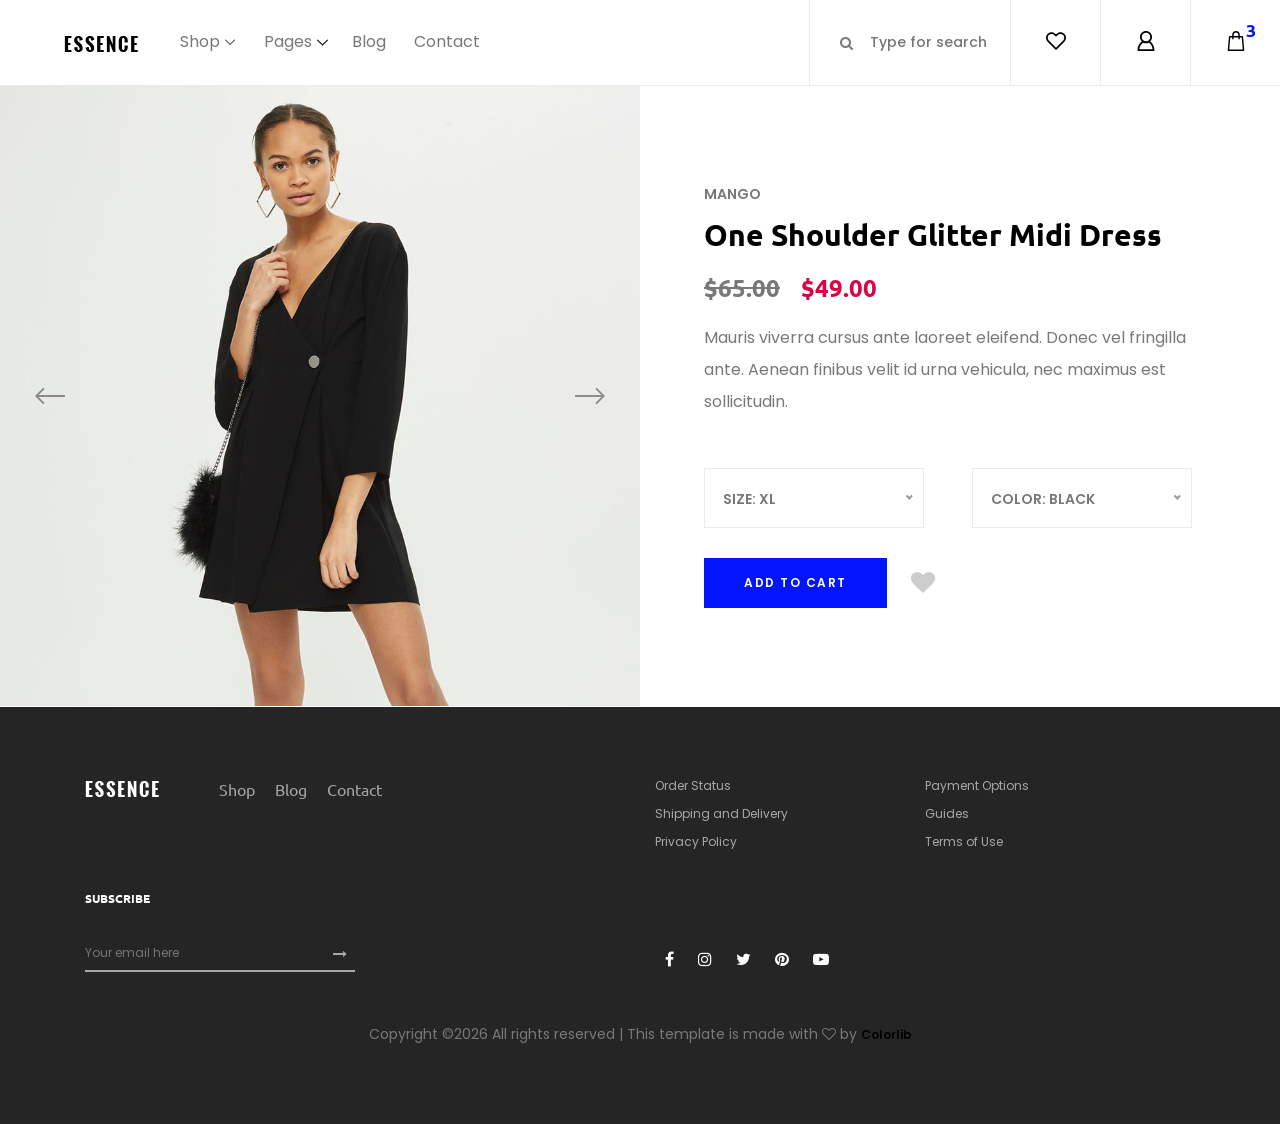
<file: single-product-details.html>
<!DOCTYPE html>
<html lang="en">

<head>
    <meta charset="UTF-8">
    <meta name="description" content="">
    <meta http-equiv="X-UA-Compatible" content="IE=edge">
    <meta name="viewport" content="width=device-width, initial-scale=1, shrink-to-fit=no">
    <!-- The above 4 meta tags *must* come first in the head; any other head content must come *after* these tags -->

    <!-- Title  -->
    <title>Essence - Fashion Ecommerce Template</title>

    <!-- Favicon  -->
    <link rel="icon" href="img/core-img/favicon.ico">

    <!-- Core Style CSS -->
    <link rel="stylesheet" href="css/core-style.css">
    <link rel="stylesheet" href="style.css">

</head>

<body>
    <!-- ##### Header Area Start ##### -->
    <header class="header_area">
        <div class="classy-nav-container breakpoint-off d-flex align-items-center justify-content-between">
            <!-- Classy Menu -->
            <nav class="classy-navbar" id="essenceNav">
                <!-- Logo -->
                <a class="nav-brand" href="index.html"><img src="img/core-img/logo.png" alt=""></a>
                <!-- Navbar Toggler -->
                <div class="classy-navbar-toggler">
                    <span class="navbarToggler"><span></span><span></span><span></span></span>
                </div>
                <!-- Menu -->
                <div class="classy-menu">
                    <!-- close btn -->
                    <div class="classycloseIcon">
                        <div class="cross-wrap"><span class="top"></span><span class="bottom"></span></div>
                    </div>
                    <!-- Nav Start -->
                    <div class="classynav">
                        <ul>
                            <li><a href="#">Shop</a>
                                <div class="megamenu">
                                    <ul class="single-mega cn-col-4">
                                        <li class="title">Women's Collection</li>
                                        <li><a href="shop.html">Dresses</a></li>
                                        <li><a href="shop.html">Blouses &amp; Shirts</a></li>
                                        <li><a href="shop.html">T-shirts</a></li>
                                        <li><a href="shop.html">Rompers</a></li>
                                        <li><a href="shop.html">Bras &amp; Panties</a></li>
                                    </ul>
                                    <ul class="single-mega cn-col-4">
                                        <li class="title">Men's Collection</li>
                                        <li><a href="shop.html">T-Shirts</a></li>
                                        <li><a href="shop.html">Polo</a></li>
                                        <li><a href="shop.html">Shirts</a></li>
                                        <li><a href="shop.html">Jackets</a></li>
                                        <li><a href="shop.html">Trench</a></li>
                                    </ul>
                                    <ul class="single-mega cn-col-4">
                                        <li class="title">Kid's Collection</li>
                                        <li><a href="shop.html">Dresses</a></li>
                                        <li><a href="shop.html">Shirts</a></li>
                                        <li><a href="shop.html">T-shirts</a></li>
                                        <li><a href="shop.html">Jackets</a></li>
                                        <li><a href="shop.html">Trench</a></li>
                                    </ul>
                                    <div class="single-mega cn-col-4">
                                        <img src="img/bg-img/bg-6.jpg" alt="">
                                    </div>
                                </div>
                            </li>
                            <li><a href="#">Pages</a>
                                <ul class="dropdown">
                                    <li><a href="index.html">Home</a></li>
                                    <li><a href="shop.html">Shop</a></li>
                                    <li><a href="single-product-details.html">Product Details</a></li>
                                    <li><a href="checkout.html">Checkout</a></li>
                                    <li><a href="blog.html">Blog</a></li>
                                    <li><a href="single-blog.html">Single Blog</a></li>
                                    <li><a href="regular-page.html">Regular Page</a></li>
                                    <li><a href="contact.html">Contact</a></li>
                                </ul>
                            </li>
                            <li><a href="blog.html">Blog</a></li>
                            <li><a href="contact.html">Contact</a></li>
                        </ul>
                    </div>
                    <!-- Nav End -->
                </div>
            </nav>

            <!-- Header Meta Data -->
            <div class="header-meta d-flex clearfix justify-content-end">
                <!-- Search Area -->
                <div class="search-area">
                    <form action="#" method="post">
                        <input type="search" name="search" id="headerSearch" placeholder="Type for search">
                        <button type="submit"><i class="fa fa-search" aria-hidden="true"></i></button>
                    </form>
                </div>
                <!-- Favourite Area -->
                <div class="favourite-area">
                    <a href="#"><img src="img/core-img/heart.svg" alt=""></a>
                </div>
                <!-- User Login Info -->
                <div class="user-login-info">
                    <a href="#"><img src="img/core-img/user.svg" alt=""></a>
                </div>
                <!-- Cart Area -->
                <div class="cart-area">
                    <a href="#" id="essenceCartBtn"><img src="img/core-img/bag.svg" alt=""> <span>3</span></a>
                </div>
            </div>

        </div>
    </header>
    <!-- ##### Header Area End ##### -->

    <!-- ##### Right Side Cart Area ##### -->
    <div class="cart-bg-overlay"></div>

    <div class="right-side-cart-area">

        <!-- Cart Button -->
        <div class="cart-button">
            <a href="#" id="rightSideCart"><img src="img/core-img/bag.svg" alt=""> <span>3</span></a>
        </div>

        <div class="cart-content d-flex">

            <!-- Cart List Area -->
            <div class="cart-list">
                <!-- Single Cart Item -->
                <div class="single-cart-item">
                    <a href="#" class="product-image">
                        <img src="img/product-img/product-1.jpg" class="cart-thumb" alt="">
                        <!-- Cart Item Desc -->
                        <div class="cart-item-desc">
                          <span class="product-remove"><i class="fa fa-close" aria-hidden="true"></i></span>
                            <span class="badge">Mango</span>
                            <h6>Button Through Strap Mini Dress</h6>
                            <p class="size">Size: S</p>
                            <p class="color">Color: Red</p>
                            <p class="price">$45.00</p>
                        </div>
                    </a>
                </div>

                <!-- Single Cart Item -->
                <div class="single-cart-item">
                    <a href="#" class="product-image">
                        <img src="img/product-img/product-2.jpg" class="cart-thumb" alt="">
                        <!-- Cart Item Desc -->
                        <div class="cart-item-desc">
                          <span class="product-remove"><i class="fa fa-close" aria-hidden="true"></i></span>
                            <span class="badge">Mango</span>
                            <h6>Button Through Strap Mini Dress</h6>
                            <p class="size">Size: S</p>
                            <p class="color">Color: Red</p>
                            <p class="price">$45.00</p>
                        </div>
                    </a>
                </div>

                <!-- Single Cart Item -->
                <div class="single-cart-item">
                    <a href="#" class="product-image">
                        <img src="img/product-img/product-3.jpg" class="cart-thumb" alt="">
                        <!-- Cart Item Desc -->
                        <div class="cart-item-desc">
                          <span class="product-remove"><i class="fa fa-close" aria-hidden="true"></i></span>
                            <span class="badge">Mango</span>
                            <h6>Button Through Strap Mini Dress</h6>
                            <p class="size">Size: S</p>
                            <p class="color">Color: Red</p>
                            <p class="price">$45.00</p>
                        </div>
                    </a>
                </div>
            </div>

            <!-- Cart Summary -->
            <div class="cart-amount-summary">

                <h2>Summary</h2>
                <ul class="summary-table">
                    <li><span>subtotal:</span> <span>$274.00</span></li>
                    <li><span>delivery:</span> <span>Free</span></li>
                    <li><span>discount:</span> <span>-15%</span></li>
                    <li><span>total:</span> <span>$232.00</span></li>
                </ul>
                <div class="checkout-btn mt-100">
                    <a href="checkout.html" class="btn essence-btn">check out</a>
                </div>
            </div>
        </div>
    </div>
    <!-- ##### Right Side Cart End ##### -->

    <!-- ##### Single Product Details Area Start ##### -->
    <section class="single_product_details_area d-flex align-items-center">

        <!-- Single Product Thumb -->
        <div class="single_product_thumb clearfix">
            <div class="product_thumbnail_slides owl-carousel">
                <img src="img/product-img/product-big-1.jpg" alt="">
                <img src="img/product-img/product-big-2.jpg" alt="">
                <img src="img/product-img/product-big-3.jpg" alt="">
            </div>
        </div>

        <!-- Single Product Description -->
        <div class="single_product_desc clearfix">
            <span>mango</span>
            <a href="cart.html">
                <h2>One Shoulder Glitter Midi Dress</h2>
            </a>
            <p class="product-price"><span class="old-price">$65.00</span> $49.00</p>
            <p class="product-desc">Mauris viverra cursus ante laoreet eleifend. Donec vel fringilla ante. Aenean finibus velit id urna vehicula, nec maximus est sollicitudin.</p>

            <!-- Form -->
            <form class="cart-form clearfix" method="post">
                <!-- Select Box -->
                <div class="select-box d-flex mt-50 mb-30">
                    <select name="select" id="productSize" class="mr-5">
                        <option value="value">Size: XL</option>
                        <option value="value">Size: X</option>
                        <option value="value">Size: M</option>
                        <option value="value">Size: S</option>
                    </select>
                    <select name="select" id="productColor">
                        <option value="value">Color: Black</option>
                        <option value="value">Color: White</option>
                        <option value="value">Color: Red</option>
                        <option value="value">Color: Purple</option>
                    </select>
                </div>
                <!-- Cart & Favourite Box -->
                <div class="cart-fav-box d-flex align-items-center">
                    <!-- Cart -->
                    <button type="submit" name="addtocart" value="5" class="btn essence-btn">Add to cart</button>
                    <!-- Favourite -->
                    <div class="product-favourite ml-4">
                        <a href="#" class="favme fa fa-heart"></a>
                    </div>
                </div>
            </form>
        </div>
    </section>
    <!-- ##### Single Product Details Area End ##### -->

    <!-- ##### Footer Area Start ##### -->
    <footer class="footer_area clearfix">
        <div class="container">
            <div class="row">
                <!-- Single Widget Area -->
                <div class="col-12 col-md-6">
                    <div class="single_widget_area d-flex mb-30">
                        <!-- Logo -->
                        <div class="footer-logo mr-50">
                            <a href="#"><img src="img/core-img/logo2.png" alt=""></a>
                        </div>
                        <!-- Footer Menu -->
                        <div class="footer_menu">
                            <ul>
                                <li><a href="shop.html">Shop</a></li>
                                <li><a href="blog.html">Blog</a></li>
                                <li><a href="contact.html">Contact</a></li>
                            </ul>
                        </div>
                    </div>
                </div>
                <!-- Single Widget Area -->
                <div class="col-12 col-md-6">
                    <div class="single_widget_area mb-30">
                        <ul class="footer_widget_menu">
                            <li><a href="#">Order Status</a></li>
                            <li><a href="#">Payment Options</a></li>
                            <li><a href="#">Shipping and Delivery</a></li>
                            <li><a href="#">Guides</a></li>
                            <li><a href="#">Privacy Policy</a></li>
                            <li><a href="#">Terms of Use</a></li>
                        </ul>
                    </div>
                </div>
            </div>

            <div class="row align-items-end">
                <!-- Single Widget Area -->
                <div class="col-12 col-md-6">
                    <div class="single_widget_area">
                        <div class="footer_heading mb-30">
                            <h6>Subscribe</h6>
                        </div>
                        <div class="subscribtion_form">
                            <form action="#" method="post">
                                <input type="email" name="mail" class="mail" placeholder="Your email here">
                                <button type="submit" class="submit"><i class="fa fa-long-arrow-right" aria-hidden="true"></i></button>
                            </form>
                        </div>
                    </div>
                </div>
                <!-- Single Widget Area -->
                <div class="col-12 col-md-6">
                    <div class="single_widget_area">
                        <div class="footer_social_area">
                            <a href="#" data-toggle="tooltip" data-placement="top" title="Facebook"><i class="fa fa-facebook" aria-hidden="true"></i></a>
                            <a href="#" data-toggle="tooltip" data-placement="top" title="Instagram"><i class="fa fa-instagram" aria-hidden="true"></i></a>
                            <a href="#" data-toggle="tooltip" data-placement="top" title="Twitter"><i class="fa fa-twitter" aria-hidden="true"></i></a>
                            <a href="#" data-toggle="tooltip" data-placement="top" title="Pinterest"><i class="fa fa-pinterest" aria-hidden="true"></i></a>
                            <a href="#" data-toggle="tooltip" data-placement="top" title="Youtube"><i class="fa fa-youtube-play" aria-hidden="true"></i></a>
                        </div>
                    </div>
                </div>
            </div>

<div class="row mt-5">
                <div class="col-md-12 text-center">
                    <p>
                        <!-- Link back to Colorlib can't be removed. Template is licensed under CC BY 3.0. -->
    Copyright &copy;<script>document.write(new Date().getFullYear());</script> All rights reserved | This template is made with <i class="fa fa-heart-o" aria-hidden="true"></i> by <a href="https://colorlib.com" target="_blank">Colorlib</a>
    <!-- Link back to Colorlib can't be removed. Template is licensed under CC BY 3.0. -->
                    </p>
                </div>
            </div>

        </div>
    </footer>
    <!-- ##### Footer Area End ##### -->

    <!-- jQuery (Necessary for All JavaScript Plugins) -->
    <script src="js/jquery/jquery-2.2.4.min.js"></script>
    <!-- Popper js -->
    <script src="js/popper.min.js"></script>
    <!-- Bootstrap js -->
    <script src="js/bootstrap.min.js"></script>
    <!-- Plugins js -->
    <script src="js/plugins.js"></script>
    <!-- Classy Nav js -->
    <script src="js/classy-nav.min.js"></script>
    <!-- Active js -->
    <script src="js/active.js"></script>

</body>

</html>
</file>
<file: css/core-style.css>
/* [Master Stylesheet v-1.0.0] */
/* :: 1.0 Import Web Fonts */
@import url("https://fonts.googleapis.com/css?family=Poppins:300,400,500,600,700|Ubuntu:300,400,500,700");
/* :: 2.0 Import All CSS */
@import url(../css/bootstrap.min.css);
@import url(../css/classy-nav.min.css);
@import url(../css/owl.carousel.css);
@import url(../css/animate.css);
@import url(../css/magnific-popup.css);
@import url(../css/jquery-ui.min.css);
@import url(../css/nice-select.css);
@import url(../css/font-awesome.min.css);
/* :: 3.0 Common/Base CSS */
* {
  margin: 0;
  padding: 0; }

body {
  font-family: "Poppins", sans-serif;
  font-size: 14px;
  background-color: #ffffff;
  margin-top: 85px; }
  @media only screen and (max-width: 767px) {
    body {
      margin-top: 80px; } }

h1,
h2,
h3,
h4,
h5,
h6 {
  color: #000000;
  line-height: 1.3;
  font-weight: 700;
  font-family: "Ubuntu", sans-serif; }

p {
  color: #787878;
  font-size: 14px;
  line-height: 2;
  font-weight: 400; }

a {
  -webkit-transition: all 500ms ease 0s;
  transition: all 500ms ease 0s;
  text-decoration: none;
  outline: 0 solid transparent;
  color: #000000;
  font-weight: 600;
  font-size: 12px; }
  a:hover, a:focus {
    -webkit-transition: all 500ms ease 0s;
    transition: all 500ms ease 0s;
    text-decoration: none;
    outline: 0 solid transparent;
    color: #000000;
    font-weight: 600;
    font-size: 12px; }

ul,
ol {
  margin: 0; }
  ul li,
  ol li {
    list-style: none; }

img {
  height: auto;
  max-width: 100%; }

/* Spacing */
.mt-15 {
  margin-top: 15px !important; }

.mt-30 {
  margin-top: 30px !important; }

.mt-50 {
  margin-top: 50px !important; }

.mt-70 {
  margin-top: 70px !important; }

.mt-100 {
  margin-top: 100px !important; }

.mb-15 {
  margin-bottom: 15px !important; }

.mb-30 {
  margin-bottom: 30px !important; }

.mb-50 {
  margin-bottom: 50px !important; }

.mb-70 {
  margin-bottom: 70px !important; }

.mb-100 {
  margin-bottom: 100px !important; }

.ml-15 {
  margin-left: 15px !important; }

.ml-30 {
  margin-left: 30px !important; }

.ml-50 {
  margin-left: 50px !important; }

.mr-15 {
  margin-right: 15px !important; }

.mr-30 {
  margin-right: 30px !important; }

.mr-50 {
  margin-right: 50px !important; }

/* Height */
.height-400 {
  height: 400px !important; }

.height-500 {
  height: 500px !important; }

.height-600 {
  height: 600px !important; }

.height-700 {
  height: 700px !important; }

.height-800 {
  height: 800px !important; }

/* Section Padding */
.section-padding-80 {
  padding-top: 80px;
  padding-bottom: 80px; }

.section-padding-80-0 {
  padding-top: 80px;
  padding-bottom: 0; }

.section-padding-0-80 {
  padding-top: 0;
  padding-bottom: 80px; }

/* Section Heading */
.section-heading {
  margin-bottom: 50px;
  position: relative;
  z-index: 1; }
  .section-heading h2 {
    font-size: 30px;
    margin-bottom: 0;
    text-transform: capitalize;
    font-weight: 600; }
  .section-heading.text-left {
    text-align: left !important; }

/* Miscellaneous */
.bg-img {
  background-position: center center;
  background-size: cover;
  background-repeat: no-repeat; }

.bg-white {
  background-color: #ffffff !important; }

.bg-dark {
  background-color: #000000 !important; }

.bg-transparent {
  background-color: transparent !important; }

.font-bold {
  font-weight: 700; }

.font-light {
  font-weight: 300; }

.bg-overlay,
.bg-overlay-white {
  position: relative;
  z-index: 2;
  background-position: center center;
  background-size: cover; }
  .bg-overlay:hover,
  .bg-overlay-white:hover {
    position: absolute;
    z-index: -1;
    top: 0;
    left: 0;
    width: 100%;
    height: 100%;
    content: ""; }

.bg-overlay:hover {
  background-color: rgba(0, 0, 0, 0.5); }

.bg-overlay-white:hover {
  background-color: rgba(255, 255, 255, 0.9); }

/* ScrollUp */
#scrollUp {
  background-color: #ff084e;
  border-radius: 0;
  bottom: 60px;
  box-shadow: 0 2px 6px 0 rgba(0, 0, 0, 0.3);
  color: #ffffff;
  font-size: 24px;
  height: 40px;
  line-height: 40px;
  right: 60px;
  text-align: center;
  width: 40px; }
  @media only screen and (max-width: 767px) {
    #scrollUp {
      bottom: 30px;
      right: 30px; } }

/* Essence Button */
.essence-btn {
  display: inline-block;
  min-width: 170px;
  height: 50px;
  color: #ffffff;
  border: none;
  border-radius: 0;
  padding: 0 40px;
  text-transform: uppercase;
  font-size: 12px;
  line-height: 50px;
  background-color: #0315ff;
  letter-spacing: 1.5px;
  font-weight: 600; }
  .essence-btn:hover, .essence-btn:focus {
    color: #ffffff;
    background-color: #dc0345; }

/* :: 4.0 Header Area CSS */
.header_area {
  position: fixed;
  z-index: 900;
  top: 0;
  left: 0;
  width: 100%;
  border-bottom: 1px solid #ebebeb;
  -webkit-transition-duration: 500ms;
  transition-duration: 500ms; }
  @media only screen and (max-width: 767px) {
    .header_area .classy-nav-container {
      -ms-flex-wrap: wrap;
      flex-wrap: wrap; } }
  @media only screen and (max-width: 767px) {
    .header_area .classy-nav-container .classy-navbar-toggler {
      margin-left: auto;
      margin-right: 15px; } }
  .header_area .classy-navbar,
  .header_area .header-meta {
    -webkit-box-flex: 0;
    -ms-flex: 0 0 50%;
    flex: 0 0 50%;
    min-width: 50%;
    width: 50%; }
    @media only screen and (max-width: 767px) {
      .header_area .classy-navbar,
      .header_area .header-meta {
        -webkit-box-flex: 0;
        -ms-flex: 0 0 100%;
        flex: 0 0 100%;
        min-width: 100%;
        width: 100%; } }
  .header_area .classy-navbar {
    height: 85px;
    padding: 5px 0 5px 5%; }
    @media only screen and (max-width: 767px) {
      .header_area .classy-navbar {
        height: 40px;
        border-bottom: 1px solid #ebebeb; } }
  .header_area .header-meta {
    height: 85px;
    position: relative;
    z-index: 1; }
    @media only screen and (max-width: 767px) {
      .header_area .header-meta {
        height: 40px; } }
  .header_area .classynav ul li a {
    font-size: 16px;
    color: #787878; }
    .header_area .classynav ul li a:hover {
      color: #000000; }
  .header_area .classynav ul li .megamenu li a,
  .header_area .classynav ul li .dropdown li a {
    font-size: 14px;
    color: #787878; }
    .header_area .classynav ul li .megamenu li a:hover,
    .header_area .classynav ul li .dropdown li a:hover {
      color: #000000; }
  .header_area .search-area form {
    position: relative;
    z-index: 1;
    height: 85px;
    border-left: 1px solid #ebebeb; }
    @media only screen and (max-width: 767px) {
      .header_area .search-area form {
        height: 40px;
        border-left: none; } }
    .header_area .search-area form input {
      border: none;
      background-color: #ffffff;
      width: 200px;
      height: 85px;
      padding: 0 15px 0 60px;
      color: #787878;
      font-size: 14px;
      font-weight: 500;
      -webkit-transition-duration: 500ms;
      transition-duration: 500ms; }
      @media only screen and (max-width: 767px) {
        .header_area .search-area form input {
          width: 170px;
          height: 40px;
          padding: 0 10px 0 30px; } }
      .header_area .search-area form input:focus {
        outline: none !important;
        width: 350px; }
        @media only screen and (min-width: 768px) and (max-width: 991px) {
          .header_area .search-area form input:focus {
            width: 300px; } }
        @media only screen and (max-width: 767px) {
          .header_area .search-area form input:focus {
            width: 170px; } }
        @media only screen and (min-width: 480px) and (max-width: 767px) {
          .header_area .search-area form input:focus {
            width: 270px; } }
        @media only screen and (min-width: 576px) and (max-width: 767px) {
          .header_area .search-area form input:focus {
            width: 300px; } }
    .header_area .search-area form button {
      position: absolute;
      z-index: 10;
      top: 50%;
      -webkit-transform: translateY(-50%);
      transform: translateY(-50%);
      left: 30px;
      background-color: transparent;
      border: none;
      color: #787878;
      font-size: 14px; }
      @media only screen and (max-width: 767px) {
        .header_area .search-area form button {
          left: 10px;
          height: 40px; } }
  .header_area .favourite-area a,
  .header_area .user-login-info a,
  .header_area .cart-area a {
    position: relative;
    z-index: 1;
    -webkit-box-flex: 0;
    -ms-flex: 0 0 90px;
    flex: 0 0 90px;
    width: 90px;
    display: block;
    text-align: center;
    border-left: 1px solid #ebebeb;
    height: 100%;
    line-height: 80px; }
    @media only screen and (max-width: 767px) {
      .header_area .favourite-area a,
      .header_area .user-login-info a,
      .header_area .cart-area a {
        -webkit-box-flex: 0;
        -ms-flex: 0 0 50px;
        flex: 0 0 50px;
        width: 50px;
        line-height: 40px; } }
    .header_area .favourite-area a img,
    .header_area .user-login-info a img,
    .header_area .cart-area a img {
      max-width: 20px; }
    .header_area .favourite-area a span,
    .header_area .user-login-info a span,
    .header_area .cart-area a span {
      font-family: "Ubuntu", sans-serif;
      font-size: 18px;
      color: #0315ff;
      font-weight: 700;
      position: absolute;
      top: -10px; }
      @media only screen and (max-width: 767px) {
        .header_area .favourite-area a span,
        .header_area .user-login-info a span,
        .header_area .cart-area a span {
          font-size: 14px; } }
  .header_area.sticky {
    position: fixed;
    z-index: 900;
    top: 0;
    left: 0;
    width: 100%;
    box-shadow: 0 5px 30px rgba(0, 0, 0, 0.15); }

.cart-bg-overlay.cart-bg-overlay-on {
  -webkit-transition-duration: 1000ms;
  transition-duration: 1000ms;
  position: fixed;
  width: 100%;
  height: 100%;
  top: 0;
  left: 0;
  background-color: rgba(0, 0, 0, 0.4);
  z-index: 1050; }

/* Cart Area CSS */
.right-side-cart-area {
  position: fixed;
  width: 670px;
  height: 100%;
  top: 0;
  right: -800px;
  background-color: #ffffff;
  z-index: 1100;
  box-shadow: 0 0 30px 0 rgba(0, 0, 0, 0.1);
  -webkit-transition-duration: 800ms;
  transition-duration: 800ms; }
  @media only screen and (min-width: 768px) and (max-width: 991px) {
    .right-side-cart-area {
      width: 500px;
      right: -600px; } }
  @media only screen and (max-width: 767px) {
    .right-side-cart-area {
      width: 270px;
      right: -400px; } }
  @media only screen and (min-width: 576px) and (max-width: 767px) {
    .right-side-cart-area {
      width: 400px;
      right: -550px; } }
  .right-side-cart-area.cart-on {
    right: 0; }
  .right-side-cart-area .cart-button a {
    position: absolute;
    top: 0;
    right: 100%;
    z-index: 100;
    width: 90px;
    display: block;
    text-align: center;
    border-left: 1px solid #ebebeb;
    height: 85px;
    line-height: 80px;
    background-color: #f5f7f9; }
    @media only screen and (max-width: 767px) {
      .right-side-cart-area .cart-button a {
        width: 50px;
        height: 50px;
        line-height: 50px; } }
    .right-side-cart-area .cart-button a img {
      max-width: 20px; }
    .right-side-cart-area .cart-button a span {
      font-family: "Ubuntu", sans-serif;
      font-size: 18px;
      color: #0315ff;
      font-weight: 700;
      position: absolute;
      top: -10px; }
  .right-side-cart-area .cart-content {
    position: relative;
    z-index: 1;
    width: 100%;
    overflow-x: hidden;
    overflow-y: scroll;
    height: 100%; }
    .right-side-cart-area .cart-content .cart-list {
      position: relative;
      z-index: 10;
      -webkit-box-flex: 0;
      -ms-flex: 0 0 190px;
      flex: 0 0 190px;
      width: 190px; }
      @media only screen and (max-width: 767px) {
        .right-side-cart-area .cart-content .cart-list {
          -webkit-box-flex: 0;
          -ms-flex: 0 0 100px;
          flex: 0 0 100px;
          width: 100px; } }
      @media only screen and (min-width: 576px) and (max-width: 767px) {
        .right-side-cart-area .cart-content .cart-list {
          -webkit-box-flex: 0;
          -ms-flex: 0 0 150px;
          flex: 0 0 150px;
          width: 150px; } }
      .right-side-cart-area .cart-content .cart-list .single-cart-item {
        position: relative;
        z-index: 1;
        -webkit-transition-duration: 500ms;
        transition-duration: 500ms; }
        .right-side-cart-area .cart-content .cart-list .single-cart-item .product-image {
          position: relative;
          z-index: 1;
          display: block; }
          .right-side-cart-area .cart-content .cart-list .single-cart-item .product-image .cart-item-desc {
            position: absolute;
            top: 0;
            left: 0;
            width: 100%;
            height: 100%;
            background-color: rgba(0, 0, 0, 0.6);
            padding: 50px 15px 15px;
            -webkit-transition-duration: 500ms;
            transition-duration: 500ms; }
            @media only screen and (max-width: 767px) {
              .right-side-cart-area .cart-content .cart-list .single-cart-item .product-image .cart-item-desc {
                padding: 5px; } }
            @media only screen and (min-width: 576px) and (max-width: 767px) {
              .right-side-cart-area .cart-content .cart-list .single-cart-item .product-image .cart-item-desc {
                padding: 30px 20px; } }
            .right-side-cart-area .cart-content .cart-list .single-cart-item .product-image .cart-item-desc .product-remove {
              position: absolute;
              top: 15px;
              right: 15px;
              color: #ffffff;
              font-size: 12px;
              padding: 5px; }
              @media only screen and (max-width: 767px) {
                .right-side-cart-area .cart-content .cart-list .single-cart-item .product-image .cart-item-desc .product-remove {
                  top: 5px;
                  right: 5px; } }
            .right-side-cart-area .cart-content .cart-list .single-cart-item .product-image .cart-item-desc .badge {
              display: block;
              font-weight: 600;
              font-size: 10px;
              color: rgba(255, 255, 255, 0.5);
              text-transform: uppercase;
              margin-bottom: 5px;
              text-align: left;
              padding: 0; }
            .right-side-cart-area .cart-content .cart-list .single-cart-item .product-image .cart-item-desc h6 {
              font-size: 12px;
              color: #ffffff;
              text-transform: capitalize;
              margin-bottom: 30px; }
              @media only screen and (max-width: 767px) {
                .right-side-cart-area .cart-content .cart-list .single-cart-item .product-image .cart-item-desc h6 {
                  margin-bottom: 10px; } }
            .right-side-cart-area .cart-content .cart-list .single-cart-item .product-image .cart-item-desc .size,
            .right-side-cart-area .cart-content .cart-list .single-cart-item .product-image .cart-item-desc .color {
              display: block;
              font-weight: 600;
              font-size: 10px;
              color: rgba(255, 255, 255, 0.5);
              text-transform: uppercase;
              margin-bottom: 5px;
              line-height: 1; }
            .right-side-cart-area .cart-content .cart-list .single-cart-item .product-image .cart-item-desc .price {
              font-family: "Ubuntu", sans-serif;
              font-size: 16px;
              font-weight: 700;
              margin-bottom: 0;
              margin-top: 30px;
              color: #ffffff; }
              @media only screen and (max-width: 767px) {
                .right-side-cart-area .cart-content .cart-list .single-cart-item .product-image .cart-item-desc .price {
                  margin-top: 10px;
                  font-size: 12px; } }
        .right-side-cart-area .cart-content .cart-list .single-cart-item:hover .product-image .cart-item-desc {
          background-color: rgba(0, 0, 0, 0.8); }
    .right-side-cart-area .cart-content .cart-amount-summary {
      padding: 100px 10%;
      position: relative;
      z-index: 10;
      -webkit-box-flex: 0;
      -ms-flex: 0 0 calc(100% - 190px);
      flex: 0 0 calc(100% - 190px);
      width: calc(100% - 190px); }
      @media only screen and (max-width: 767px) {
        .right-side-cart-area .cart-content .cart-amount-summary {
          -webkit-box-flex: 0;
          -ms-flex: 0 0 calc(100% - 100px);
          flex: 0 0 calc(100% - 100px);
          width: calc(100% - 100px);
          padding: 50px 15px; } }
      @media only screen and (min-width: 576px) and (max-width: 767px) {
        .right-side-cart-area .cart-content .cart-amount-summary {
          -webkit-box-flex: 0;
          -ms-flex: 0 0 calc(100% - 150px);
          flex: 0 0 calc(100% - 150px);
          width: calc(100% - 150px);
          padding: 50px 30px; } }
      .right-side-cart-area .cart-content .cart-amount-summary h2 {
        font-size: 30px;
        margin-bottom: 100px; }
        @media only screen and (max-width: 767px) {
          .right-side-cart-area .cart-content .cart-amount-summary h2 {
            font-size: 24px;
            margin-bottom: 30px; } }
        @media only screen and (max-width: 767px) {
          .right-side-cart-area .cart-content .cart-amount-summary h2 {
            font-size: 30px;
            margin-bottom: 50px; } }
      .right-side-cart-area .cart-content .cart-amount-summary .summary-table li {
        margin-bottom: 20px;
        color: #000000;
        font-size: 14px;
        letter-spacing: 0.75px;
        text-transform: uppercase;
        font-weight: 600;
        display: -webkit-box;
        display: -ms-flexbox;
        display: flex;
        -webkit-box-pack: justify;
        -ms-flex-pack: justify;
        justify-content: space-between; }
        @media only screen and (max-width: 767px) {
          .right-side-cart-area .cart-content .cart-amount-summary .summary-table li {
            font-size: 12px;
            margin-bottom: 10px; } }
        @media only screen and (min-width: 576px) and (max-width: 767px) {
          .right-side-cart-area .cart-content .cart-amount-summary .summary-table li {
            font-size: 14px;
            margin-bottom: 15px; } }
        .right-side-cart-area .cart-content .cart-amount-summary .summary-table li span:last-child {
          font-weight: 700;
          font-family: "Ubuntu", sans-serif; }
      @media only screen and (max-width: 767px) {
        .right-side-cart-area .cart-content .cart-amount-summary .essence-btn {
          min-width: 140px;
          width: 140px;
          padding: 0 15px; } }

/* :: 5.0 Welcome Area CSS */
.welcome_area {
  position: relative;
  z-index: 1;
  width: 100%;
  height: 600px; }
  @media only screen and (min-width: 768px) and (max-width: 991px) {
    .welcome_area {
      height: 450px; } }
  @media only screen and (max-width: 767px) {
    .welcome_area {
      height: 350px; } }
  .welcome_area .hero-content h6 {
    font-size: 18px;
    color: #787878;
    margin-bottom: 10px; }
  .welcome_area .hero-content h2 {
    font-size: 60px;
    color: #000000;
    margin-bottom: 50px; }
    @media only screen and (min-width: 768px) and (max-width: 991px) {
      .welcome_area .hero-content h2 {
        font-size: 48px; } }
    @media only screen and (max-width: 767px) {
      .welcome_area .hero-content h2 {
        font-size: 30px; } }

/* :: 6.0 Top Catagory Area CSS */
.single_catagory_area {
  position: relative;
  z-index: 1;
  width: 100%;
  height: 240px;
  -webkit-transition-duration: 500ms;
  transition-duration: 500ms; }
  @media only screen and (min-width: 768px) and (max-width: 991px) {
    .single_catagory_area {
      height: 180px; } }
  @media only screen and (max-width: 767px) {
    .single_catagory_area {
      height: 180px; } }
  @media only screen and (min-width: 576px) and (max-width: 767px) {
    .single_catagory_area {
      margin-bottom: 30px; } }
  .single_catagory_area:after {
    -webkit-transition-duration: 500ms;
    transition-duration: 500ms;
    content: "";
    width: 100%;
    height: 100%;
    background-color: rgba(255, 255, 255, 0.6);
    position: absolute;
    top: 0;
    left: 0;
    z-index: -10; }
  .single_catagory_area .catagory-content a {
    display: block;
    font-size: 30px;
    font-weight: 700;
    color: #000000;
    letter-spacing: 1px;
    text-transform: uppercase; }
    @media only screen and (min-width: 768px) and (max-width: 991px) {
      .single_catagory_area .catagory-content a {
        font-size: 20px; } }
    @media only screen and (max-width: 767px) {
      .single_catagory_area .catagory-content a {
        font-size: 18px; } }
  .single_catagory_area:hover .catagory-content a {
    color: #0315ff; }

/* :: 7.0 CTA Area CSS */
.cta-area {
  position: relative;
  z-index: 1; }
  .cta-area .cta-content {
    width: 100%;
    height: 550px; }
    @media only screen and (max-width: 767px) {
      .cta-area .cta-content {
        height: 400px; } }
    .cta-area .cta-content h6 {
      font-size: 24px;
      color: #dc0345;
      margin-bottom: 10px; }
    .cta-area .cta-content h2 {
      font-size: 60px;
      color: #000000;
      margin-bottom: 50px; }
      @media only screen and (min-width: 768px) and (max-width: 991px) {
        .cta-area .cta-content h2 {
          font-size: 48px; } }
      @media only screen and (max-width: 767px) {
        .cta-area .cta-content h2 {
          font-size: 30px; } }
    .cta-area .cta-content .cta--text {
      padding-right: 150px; }
      @media only screen and (min-width: 768px) and (max-width: 991px) {
        .cta-area .cta-content .cta--text {
          padding-right: 50px; } }
      @media only screen and (max-width: 767px) {
        .cta-area .cta-content .cta--text {
          padding-right: 0; } }

/* :: 8.0 Popular Products Area CSS */
.single-product-wrapper {
  position: relative;
  z-index: 1;
  margin-bottom: 50px;
  overflow: hidden;
  background-color: #ffffff; }
  .single-product-wrapper .product-img {
    position: relative;
    z-index: 1;
    overflow: hidden; }
    .single-product-wrapper .product-img img {
      width: 100%;
      -webkit-transition-duration: 500ms;
      transition-duration: 500ms; }
    .single-product-wrapper .product-img .hover-img {
      -webkit-transition-duration: 500ms;
      transition-duration: 500ms;
      position: absolute;
      top: 0;
      left: 0;
      width: 100%;
      z-index: 10;
      opacity: 0;
      visibility: hidden; }
    .single-product-wrapper .product-img .product-badge {
      height: 25px;
      background-color: #000000;
      color: #ffffff;
      font-family: "Ubuntu", sans-serif;
      font-weight: 700;
      font-size: 12px;
      padding: 0 10px;
      display: inline-block;
      line-height: 25px;
      position: absolute;
      top: 20px;
      left: 20px;
      z-index: 10; }
      .single-product-wrapper .product-img .product-badge.offer-badge {
        background-color: #dc0345; }
      .single-product-wrapper .product-img .product-badge.new-badge {
        background-color: #0315ff; }
    .single-product-wrapper .product-img .product-favourite a {
      position: absolute;
      height: 25px;
      width: 45px;
      font-size: 14px;
      color: #ccc;
      top: 20px;
      right: 20px;
      z-index: 10;
      line-height: 25px;
      background-color: #ffffff;
      box-shadow: 0 0 3px rgba(0, 0, 0, 0.15);
      text-align: center;
      opacity: 0;
      visibility: hidden; }
      .single-product-wrapper .product-img .product-favourite a.active {
        opacity: 1;
        visibility: visible; }
  .single-product-wrapper .product-description {
    position: relative;
    z-index: 1;
    padding-top: 25px; }
    .single-product-wrapper .product-description span {
      font-size: 10px;
      text-transform: uppercase;
      color: #787878;
      margin-bottom: 15px;
      letter-spacing: 0.75px;
      font-weight: 600; }
    .single-product-wrapper .product-description h6 {
      color: #222222;
      margin-bottom: 5px; }
    .single-product-wrapper .product-description p {
      margin-bottom: 0;
      font-size: 14px;
      font-family: "Ubuntu", sans-serif;
      font-weight: 700;
      color: #000000; }
      .single-product-wrapper .product-description p span {
        font-size: 14px;
        font-family: "Ubuntu", sans-serif;
        font-weight: 700;
        color: #aaaaaa;
        margin-right: 10px;
        text-decoration: line-through; }
    .single-product-wrapper .product-description .hover-content {
      position: absolute;
      width: calc(100% - 40px);
      top: -70px;
      left: 20px;
      right: 20px;
      opacity: 0;
      visibility: hidden;
      -webkit-transition-duration: 500ms;
      transition-duration: 500ms; }
      .single-product-wrapper .product-description .hover-content .essence-btn {
        width: 100%; }
  .single-product-wrapper .favme {
    cursor: pointer;
    color: #ccc; }
    .single-product-wrapper .favme.active {
      color: #dc0345 !important; }
    .single-product-wrapper .favme.is_animating {
      animation: favme-anime .5s; }
  .single-product-wrapper:hover .product-img .hover-img {
    opacity: 1;
    visibility: visible; }
  .single-product-wrapper:hover .product-img .product-favourite a {
    opacity: 1;
    visibility: visible; }
  .single-product-wrapper:hover .hover-content {
    opacity: 1;
    visibility: visible; }

@keyframes favme-anime {
  0% {
    opacity: 1;
    font-size: 14px;
    -webkit-text-stroke-color: transparent; }
  25% {
    opacity: .6;
    color: #ffffff;
    font-size: 15px;
    -webkit-text-stroke-width: 1px;
    -webkit-text-stroke-color: #dc0345; }
  75% {
    opacity: .6;
    color: #ffffff;
    font-size: 15px;
    -webkit-text-stroke-width: 1px;
    -webkit-text-stroke-color: #dc0345; }
  100% {
    opacity: 1;
    font-size: 14px;
    -webkit-text-stroke-color: transparent; } }
.pagination {
  position: relative;
  z-index: 1; }
  .pagination .page-item .page-link {
    width: 40px;
    height: 40px;
    border: 1px solid #ebebeb;
    font-size: 12px;
    font-weight: 600;
    line-height: 38px;
    padding: 0;
    text-align: center;
    color: #787878; }
    .pagination .page-item .page-link:hover, .pagination .page-item .page-link:focus {
      color: #0315ff;
      box-shadow: none; }
  .pagination .page-item:first-child {
    margin-right: 15px; }
    .pagination .page-item:first-child .page-link {
      margin-left: 0;
      border-top-left-radius: 0;
      border-bottom-left-radius: 0; }
  .pagination .page-item:last-child {
    margin-left: 15px; }
    .pagination .page-item:last-child .page-link {
      margin-left: 0;
      border-top-right-radius: 0;
      border-bottom-right-radius: 0; }

/* :: 9.0 Brands Area CSS */
.brands-area {
  position: relative;
  z-index: 1;
  background-color: #f5f7f9;
  padding: 100px 5%; }
  @media only screen and (max-width: 767px) {
    .brands-area {
      -ms-flex-wrap: wrap;
      flex-wrap: wrap;
      padding: 100px 5% 70px; } }
  @media only screen and (max-width: 767px) {
    .brands-area .single-brands-logo {
      -webkit-box-flex: 0;
      -ms-flex: 0 0 33.33333%;
      flex: 0 0 33.33333%;
      width: 33.33333%;
      max-width: 33.33333%; } }
  .brands-area .single-brands-logo img {
    max-width: 120px; }
    @media only screen and (min-width: 768px) and (max-width: 991px) {
      .brands-area .single-brands-logo img {
        max-width: 90px; } }
    @media only screen and (max-width: 767px) {
      .brands-area .single-brands-logo img {
        max-width: 80px;
        margin-bottom: 30px; } }

/* :: 10.0 Single Product Details Area CSS */
.single_product_details_area {
  position: relative;
  z-index: 100;
  -ms-flex-wrap: wrap;
  flex-wrap: wrap; }
  .single_product_details_area .single_product_thumb,
  .single_product_details_area .single_product_desc {
    -webkit-box-flex: 0;
    -ms-flex: 0 0 50%;
    flex: 0 0 50%;
    max-width: 50%;
    width: 50%;
    position: relative;
    z-index: 1; }
    @media only screen and (max-width: 767px) {
      .single_product_details_area .single_product_thumb,
      .single_product_details_area .single_product_desc {
        -webkit-box-flex: 0;
        -ms-flex: 0 0 100%;
        flex: 0 0 100%;
        max-width: 100%;
        width: 100%; } }
  .single_product_details_area .product_thumbnail_slides {
    position: relative;
    z-index: 1; }
    .single_product_details_area .product_thumbnail_slides .owl-prev,
    .single_product_details_area .product_thumbnail_slides .owl-next {
      -webkit-transition-duration: 500ms;
      transition-duration: 500ms;
      position: absolute;
      top: 50%;
      z-index: 20;
      left: 30px;
      width: 40px;
      height: 40px;
      margin-top: -20px;
      padding: 5px;
      opacity: 0.4; }
      .single_product_details_area .product_thumbnail_slides .owl-prev:hover,
      .single_product_details_area .product_thumbnail_slides .owl-next:hover {
        opacity: 1; }
    .single_product_details_area .product_thumbnail_slides .owl-next {
      left: auto;
      right: 30px; }
  .single_product_details_area .single_product_desc {
    position: relative;
    z-index: 1;
    padding: 50px 5%; }
    @media only screen and (min-width: 992px) and (max-width: 1199px) {
      .single_product_details_area .single_product_desc {
        padding: 30px 4%; } }
    @media only screen and (min-width: 768px) and (max-width: 991px) {
      .single_product_details_area .single_product_desc {
        padding: 30px 3%; } }
    .single_product_details_area .single_product_desc span {
      font-size: 14px;
      text-transform: uppercase;
      font-weight: 600;
      color: #787878;
      margin-bottom: 10px;
      display: block; }
    .single_product_details_area .single_product_desc a > h2 {
      font-size: 30px;
      display: block;
      margin-bottom: 10px; }
      @media only screen and (min-width: 992px) and (max-width: 1199px) {
        .single_product_details_area .single_product_desc a > h2 {
          font-size: 24px; } }
      @media only screen and (min-width: 768px) and (max-width: 991px) {
        .single_product_details_area .single_product_desc a > h2 {
          font-size: 20px; } }
    .single_product_details_area .single_product_desc .product-price {
      margin-bottom: 0;
      font-family: "Ubuntu", sans-serif;
      font-size: 24px;
      color: #dc0345;
      font-weight: 700; }
      @media only screen and (min-width: 768px) and (max-width: 991px) {
        .single_product_details_area .single_product_desc .product-price {
          font-size: 20px; } }
      .single_product_details_area .single_product_desc .product-price span {
        display: inline-block;
        font-family: "Ubuntu", sans-serif;
        font-size: 24px;
        color: #787878;
        font-weight: 700;
        text-decoration: line-through;
        margin-right: 15px; }
    .single_product_details_area .single_product_desc .product-desc {
      font-size: 16px; }
      @media only screen and (min-width: 768px) and (max-width: 991px) {
        .single_product_details_area .single_product_desc .product-desc {
          font-size: 14px; } }
    .single_product_details_area .single_product_desc .nice-select {
      position: relative;
      z-index: 100;
      border: 1px solid #ebebeb;
      border-radius: 0;
      font-size: 14px;
      font-weight: 500;
      height: 60px;
      line-height: 60;
      margin: 0;
      text-transform: uppercase;
      width: 220px; }
      .single_product_details_area .single_product_desc .nice-select .current {
        line-height: 60px; }
      .single_product_details_area .single_product_desc .nice-select .list {
        background-color: #f6f6f6;
        border-radius: 0;
        border: none;
        width: 100%; }
        .single_product_details_area .single_product_desc .nice-select .list .option.selected {
          color: #0315ff; }
    .single_product_details_area .single_product_desc .cart-fav-box .favme {
      cursor: pointer;
      color: #ccc;
      font-size: 24px; }
      .single_product_details_area .single_product_desc .cart-fav-box .favme.active {
        color: #dc0345 !important; }

/* :: 11.0 Footer Area CSS */
.footer_area {
  position: relative;
  z-index: 1;
  background-color: #252525;
  padding: 70px 0 60px; }
  .footer_area .single_widget_area .footer_menu ul {
    display: -webkit-box;
    display: -ms-flexbox;
    display: flex; }
    .footer_area .single_widget_area .footer_menu ul li a {
      font-size: 16px;
      color: rgba(255, 255, 255, 0.6);
      display: block;
      font-weight: 400;
      font-family: "Ubuntu", sans-serif;
      padding: 0 10px;
      text-transform: capitalize; }
      .footer_area .single_widget_area .footer_menu ul li a:hover, .footer_area .single_widget_area .footer_menu ul li a:focus {
        color: #ffffff; }
  .footer_area .single_widget_area .footer_widget_menu {
    display: -webkit-box;
    display: -ms-flexbox;
    display: flex;
    -ms-flex-wrap: wrap;
    flex-wrap: wrap; }
    .footer_area .single_widget_area .footer_widget_menu li {
      -webkit-box-flex: 0;
      -ms-flex: 0 0 50%;
      flex: 0 0 50%;
      width: 50%; }
      .footer_area .single_widget_area .footer_widget_menu li a {
        display: block;
        font-size: 12px;
        color: rgba(255, 255, 255, 0.6);
        display: block;
        font-weight: 400;
        margin-bottom: 10px; }
        .footer_area .single_widget_area .footer_widget_menu li a:hover, .footer_area .single_widget_area .footer_widget_menu li a:focus {
          color: #ffffff; }
  .footer_area .single_widget_area .footer_heading h6 {
    color: #ffffff;
    font-size: 12px;
    text-transform: uppercase;
    margin-bottom: 0; }
  .footer_area .single_widget_area .subscribtion_form form {
    position: relative;
    z-index: 1;
    width: 270px; }
    @media only screen and (max-width: 767px) {
      .footer_area .single_widget_area .subscribtion_form form {
        margin-bottom: 50px; } }
    .footer_area .single_widget_area .subscribtion_form form input {
      width: 100%;
      border: none;
      border-bottom: 2px solid rgba(255, 255, 255, 0.6);
      color: rgba(255, 255, 255, 0.6);
      font-size: 12px;
      height: 35px;
      background-color: transparent; }
      .footer_area .single_widget_area .subscribtion_form form input:focus {
        border-bottom-color: #ffffff;
        color: #ffffff; }
    .footer_area .single_widget_area .subscribtion_form form button {
      width: 30px;
      height: 35px;
      border: none;
      background-color: transparent;
      color: rgba(255, 255, 255, 0.6);
      position: absolute;
      top: 0;
      right: 0;
      text-align: center;
      z-index: 10; }
  .footer_area .single_widget_area .footer_social_area a {
    color: #ffffff;
    display: inline-block;
    padding: 0 10px;
    font-size: 16px; }

/* :: 12.0 Breadcumb Area CSS */
.breadcumb_area {
  position: relative;
  z-index: 1;
  width: 100%;
  height: 140px; }
  .breadcumb_area:after {
    background-color: rgba(255, 255, 255, 0.9);
    position: absolute;
    width: 100%;
    height: 100%;
    left: 0;
    top: 0;
    z-index: -5;
    content: ''; }
  .breadcumb_area .page-title h2 {
    font-size: 30px;
    text-transform: uppercase;
    font-weight: 700;
    font-family: "Ubuntu", sans-serif;
    letter-spacing: 1px;
    margin-bottom: 0; }
  .breadcumb_area.breadcumb-style-two {
    width: 100%;
    height: 390px; }
    @media only screen and (min-width: 768px) and (max-width: 991px) {
      .breadcumb_area.breadcumb-style-two {
        height: 300px; } }
    @media only screen and (max-width: 767px) {
      .breadcumb_area.breadcumb-style-two {
        height: 250px; } }
    .breadcumb_area.breadcumb-style-two .page-title h2 {
      font-size: 72px;
      text-transform: uppercase;
      font-weight: 700;
      font-family: "Ubuntu", sans-serif;
      letter-spacing: 1px;
      margin-bottom: 0;
      color: #0315ff; }
      @media only screen and (min-width: 768px) and (max-width: 991px) {
        .breadcumb_area.breadcumb-style-two .page-title h2 {
          font-size: 48px; } }
      @media only screen and (max-width: 767px) {
        .breadcumb_area.breadcumb-style-two .page-title h2 {
          font-size: 30px; } }

/* :: 13.0 Product Sidebar Area CSS */
.widget {
  position: relative;
  z-index: 1; }
  .widget .widget-title {
    font-size: 18px;
    text-transform: capitalize;
    font-weight: 600; }
  .widget .widget-title2 {
    text-transform: uppercase;
    font-size: 12px;
    margin-bottom: 15px;
    display: block;
    margin-bottom: 0;
    color: #000000;
    font-weight: 600; }
  .widget .catagories-menu li > a {
    text-transform: uppercase;
    font-size: 12px;
    margin-bottom: 15px;
    display: block; }
  .widget .catagories-menu .sub-menu {
    margin-left: 15px;
    margin-bottom: 15px; }
    .widget .catagories-menu .sub-menu li > a {
      text-transform: capitalize;
      font-size: 14px;
      margin-bottom: 5px;
      display: block;
      font-weight: 300;
      color: #787878; }
      .widget .catagories-menu .sub-menu li > a:hover {
        color: #0315ff; }
  .widget.price .ui-slider-handle {
    background-color: #000000;
    border: none;
    border-radius: 0;
    top: -6px;
    width: 4px;
    height: 15px;
    margin: 0; }
  .widget.price .ui-slider-range.ui-corner-all.ui-widget-header {
    background-color: #0315ff; }
  .widget.price .ui-slider-horizontal {
    height: 5px; }
  .widget.price .range-price {
    font-size: 12px;
    font-weight: 600;
    margin-top: 15px;
    text-transform: uppercase; }
  .widget.color .widget-desc ul {
    -ms-flex-wrap: wrap;
    flex-wrap: wrap; }
    .widget.color .widget-desc ul li {
      -webkit-box-flex: 0;
      -ms-flex: 0 0 20%;
      flex: 0 0 20%;
      width: 20%;
      margin-bottom: 15px; }
      .widget.color .widget-desc ul li a {
        width: 30px;
        height: 30px;
        display: block;
        background-color: #ffffff;
        position: relative;
        z-index: 1;
        box-shadow: 0 0 3px rgba(0, 0, 0, 0.15); }
        .widget.color .widget-desc ul li a.color1 {
          background-color: #ffffff; }
        .widget.color .widget-desc ul li a.color2 {
          background-color: #969696; }
        .widget.color .widget-desc ul li a.color3 {
          background-color: #030303; }
        .widget.color .widget-desc ul li a.color4 {
          background-color: #0315ff; }
        .widget.color .widget-desc ul li a.color5 {
          background-color: #dc0647; }
        .widget.color .widget-desc ul li a.color6 {
          background-color: #fff56a; }
        .widget.color .widget-desc ul li a.color7 {
          background-color: #f26e51; }
        .widget.color .widget-desc ul li a.color8 {
          background-color: #9a8777; }
        .widget.color .widget-desc ul li a.color9 {
          background-color: #5b862a; }
        .widget.color .widget-desc ul li a.color10 {
          background-color: #8662a9; }
  .widget.brands ul li {
    display: block; }
    .widget.brands ul li a {
      display: block;
      margin-bottom: 5px;
      font-size: 14px;
      color: #787878;
      font-weight: 300;
      text-transform: capitalize; }
      .widget.brands ul li a:hover {
        color: #0315ff; }

.product-topbar {
  position: relative;
  z-index: 100;
  margin-bottom: 40px; }
  .product-topbar .total-products p {
    margin-bottom: 0;
    font-size: 12px;
    font-weight: 600;
    color: #000000;
    text-transform: uppercase;
    letter-spacing: 0.75px; }
    .product-topbar .total-products p span {
      color: #0315ff; }
  .product-topbar .product-sorting p {
    margin-bottom: 0;
    font-size: 12px;
    font-weight: 600;
    color: #000000;
    text-transform: uppercase;
    letter-spacing: 0.75px;
    margin-right: 15px; }
  .product-topbar .product-sorting form select {
    background-color: transparent;
    border: none; }
    .product-topbar .product-sorting form select option {
      font-size: 12px;
      font-weight: 600;
      color: #000000;
      text-transform: uppercase;
      letter-spacing: 0.75px; }
  .product-topbar .nice-select {
    border: none;
    font-size: 14px;
    font-weight: 500;
    height: auto;
    line-height: 1.5;
    padding-left: 0;
    margin: 0;
    text-transform: uppercase; }
    .product-topbar .nice-select .list {
      background-color: #f6f6f6;
      border-radius: 0;
      border: none; }
      .product-topbar .nice-select .list .option.selected {
        color: #0315ff; }

/* :: 14.0 Checkout Area CSS */
.checkout_details_area form label {
  font-size: 12px;
  text-transform: uppercase;
  font-weight: 600; }
  .checkout_details_area form label span {
    color: #0315ff; }
.checkout_details_area form .form-control {
  height: 42px;
  border: 1px solid #ebebeb;
  background-color: transparent;
  border-radius: 0; }
.checkout_details_area form .nice-select {
  border-radius: 0;
  border: 1px solid #ebebeb; }
  .checkout_details_area form .nice-select .list {
    width: 100%;
    border-radius: 0; }

.order-details-confirmation {
  width: 100%;
  border: 2px solid #ebebeb;
  padding: 40px; }
  @media only screen and (max-width: 767px) {
    .order-details-confirmation {
      margin-top: 100px;
      padding: 20px; } }
  .order-details-confirmation .order-details-form li {
    display: -webkit-box;
    display: -ms-flexbox;
    display: flex;
    -webkit-box-align: center;
    -ms-flex-align: center;
    -ms-grid-row-align: center;
    align-items: center;
    -webkit-box-pack: justify;
    -ms-flex-pack: justify;
    justify-content: space-between;
    margin-bottom: 0;
    font-size: 12px;
    text-transform: uppercase;
    padding: 20px 0;
    border-bottom: 2px solid #ebebeb;
    font-weight: 600; }
  .order-details-confirmation .card-header h6 a {
    display: block;
    font-size: 14px;
    text-transform: uppercase; }
    .order-details-confirmation .card-header h6 a i {
      color: #9f9f9f; }
  .order-details-confirmation .card {
    border: none; }
  .order-details-confirmation .card-header {
    background-color: transparent;
    border-bottom: none; }
  .order-details-confirmation .card-body p {
    font-size: 12px;
    line-height: 2;
    color: #9f9f9f; }

/* :: 15.0 Blog Area CSS */
.blog-wrapper {
  position: relative;
  z-index: 1; }
  .blog-wrapper .single-blog-area {
    position: relative;
    z-index: 1;
    box-shadow: 0 0 4px rgba(0, 0, 0, 0.15);
    -webkit-transition-duration: 500ms;
    transition-duration: 500ms;
    overflow: hidden; }
    .blog-wrapper .single-blog-area img {
      width: 100%;
      -webkit-transition-duration: 500ms;
      transition-duration: 500ms; }
    .blog-wrapper .single-blog-area .post-title {
      -webkit-transition-duration: 500ms;
      transition-duration: 500ms;
      background-color: #ffffff;
      padding: 20px 40px;
      position: absolute;
      bottom: 0;
      left: 0;
      width: 85%;
      height: auto;
      z-index: 10; }
      @media only screen and (max-width: 767px) {
        .blog-wrapper .single-blog-area .post-title {
          padding: 20px; } }
      .blog-wrapper .single-blog-area .post-title a {
        display: block;
        font-size: 18px;
        font-weight: 600;
        line-height: 1.5; }
        @media only screen and (max-width: 767px) {
          .blog-wrapper .single-blog-area .post-title a {
            font-size: 14px; } }
        @media only screen and (min-width: 576px) and (max-width: 767px) {
          .blog-wrapper .single-blog-area .post-title a {
            font-size: 18px; } }
    .blog-wrapper .single-blog-area .hover-content {
      -webkit-transition-duration: 500ms;
      transition-duration: 500ms;
      background-color: #ffffff;
      background-color: #ffffff;
      padding: 20px 40px;
      position: absolute;
      width: 85%;
      height: 100%;
      z-index: 100;
      top: 0;
      left: 0;
      opacity: 0;
      visibility: hidden; }
      @media only screen and (min-width: 992px) and (max-width: 1199px) {
        .blog-wrapper .single-blog-area .hover-content {
          padding: 20px; } }
      @media only screen and (max-width: 767px) {
        .blog-wrapper .single-blog-area .hover-content {
          padding: 20px; } }
      .blog-wrapper .single-blog-area .hover-content .hover-post-title a {
        display: block;
        font-size: 18px;
        font-weight: 600;
        line-height: 1.5;
        margin-bottom: 20px; }
        @media only screen and (min-width: 992px) and (max-width: 1199px) {
          .blog-wrapper .single-blog-area .hover-content .hover-post-title a {
            font-size: 16px;
            margin-bottom: 10px; } }
        @media only screen and (max-width: 767px) {
          .blog-wrapper .single-blog-area .hover-content .hover-post-title a {
            font-size: 14px;
            margin-bottom: 10px; } }
        @media only screen and (min-width: 576px) and (max-width: 767px) {
          .blog-wrapper .single-blog-area .hover-content .hover-post-title a {
            font-size: 18px;
            margin-bottom: 20px; } }
        .blog-wrapper .single-blog-area .hover-content .hover-post-title a:hover {
          color: #0315ff; }
      @media only screen and (max-width: 767px) {
        .blog-wrapper .single-blog-area .hover-content p {
          display: none; } }
      @media only screen and (min-width: 480px) and (max-width: 767px) {
        .blog-wrapper .single-blog-area .hover-content p {
          display: block;
          font-size: 14px;
          line-height: 1.7; } }
      .blog-wrapper .single-blog-area .hover-content > a {
        display: block;
        font-size: 12px;
        font-weight: 600;
        margin-bottom: 0;
        color: #0315ff;
        letter-spacing: 1.5px;
        text-transform: uppercase;
        margin-top: 50px; }
        @media only screen and (min-width: 992px) and (max-width: 1199px) {
          .blog-wrapper .single-blog-area .hover-content > a {
            margin-top: 15px; } }
        @media only screen and (max-width: 767px) {
          .blog-wrapper .single-blog-area .hover-content > a {
            margin-top: 30px; } }
    .blog-wrapper .single-blog-area:hover .hover-content, .blog-wrapper .single-blog-area:focus .hover-content {
      opacity: 1;
      visibility: visible; }
    .blog-wrapper .single-blog-area:hover img, .blog-wrapper .single-blog-area:focus img {
      -webkit-transform: scale(1.1);
      transform: scale(1.1); }

.single-blog-wrapper {
  position: relative;
  z-index: 1; }
  .single-blog-wrapper .single-blog-content-wrapper {
    position: relative;
    z-index: 1;
    -ms-flex-wrap: wrap;
    flex-wrap: wrap; }
    .single-blog-wrapper .single-blog-content-wrapper .single-blog--text {
      -webkit-box-flex: 0;
      -ms-flex: 0 0 75%;
      flex: 0 0 75%;
      max-width: 75%;
      width: 75%;
      padding: 70px 7%; }
      @media only screen and (min-width: 992px) and (max-width: 1199px) {
        .single-blog-wrapper .single-blog-content-wrapper .single-blog--text {
          -webkit-box-flex: 0;
          -ms-flex: 0 0 65%;
          flex: 0 0 65%;
          max-width: 65%;
          width: 65%; } }
      @media only screen and (min-width: 768px) and (max-width: 991px) {
        .single-blog-wrapper .single-blog-content-wrapper .single-blog--text {
          -webkit-box-flex: 0;
          -ms-flex: 0 0 60%;
          flex: 0 0 60%;
          max-width: 60%;
          width: 60%; } }
      @media only screen and (max-width: 767px) {
        .single-blog-wrapper .single-blog-content-wrapper .single-blog--text {
          -webkit-box-flex: 0;
          -ms-flex: 0 0 100%;
          flex: 0 0 100%;
          max-width: 100%;
          width: 100%; } }
      .single-blog-wrapper .single-blog-content-wrapper .single-blog--text h2 {
        font-size: 30px;
        line-height: 1.5;
        margin-bottom: 50px; }
        @media only screen and (min-width: 992px) and (max-width: 1199px) {
          .single-blog-wrapper .single-blog-content-wrapper .single-blog--text h2 {
            font-size: 24px;
            margin-bottom: 30px; } }
        @media only screen and (min-width: 768px) and (max-width: 991px) {
          .single-blog-wrapper .single-blog-content-wrapper .single-blog--text h2 {
            font-size: 20px;
            margin-bottom: 20px; } }
        @media only screen and (max-width: 767px) {
          .single-blog-wrapper .single-blog-content-wrapper .single-blog--text h2 {
            font-size: 18px;
            margin-bottom: 20px; } }
        @media only screen and (min-width: 576px) and (max-width: 767px) {
          .single-blog-wrapper .single-blog-content-wrapper .single-blog--text h2 {
            font-size: 24px; } }
      .single-blog-wrapper .single-blog-content-wrapper .single-blog--text p {
        font-size: 18px;
        font-weight: 300;
        margin-bottom: 50px; }
        @media only screen and (min-width: 768px) and (max-width: 991px) {
          .single-blog-wrapper .single-blog-content-wrapper .single-blog--text p {
            font-size: 16px; } }
        @media only screen and (max-width: 767px) {
          .single-blog-wrapper .single-blog-content-wrapper .single-blog--text p {
            font-size: 14px; } }
      .single-blog-wrapper .single-blog-content-wrapper .single-blog--text blockquote {
        margin-bottom: 50px; }
        .single-blog-wrapper .single-blog-content-wrapper .single-blog--text blockquote h6 {
          font-size: 18px;
          line-height: 2;
          display: -webkit-box;
          display: -ms-flexbox;
          display: flex; }
          .single-blog-wrapper .single-blog-content-wrapper .single-blog--text blockquote h6 i {
            margin-right: 30px;
            font-size: 30px;
            color: #0315ff; }
        .single-blog-wrapper .single-blog-content-wrapper .single-blog--text blockquote span {
          margin-left: 60px;
          font-size: 16px;
          font-weight: 600;
          color: rgba(0, 0, 0, 0.6); }
    .single-blog-wrapper .single-blog-content-wrapper .related-blog-post {
      -webkit-box-flex: 0;
      -ms-flex: 0 0 25%;
      flex: 0 0 25%;
      max-width: 25%;
      width: 25%; }
      @media only screen and (min-width: 992px) and (max-width: 1199px) {
        .single-blog-wrapper .single-blog-content-wrapper .related-blog-post {
          -webkit-box-flex: 0;
          -ms-flex: 0 0 35%;
          flex: 0 0 35%;
          max-width: 35%;
          width: 35%; } }
      @media only screen and (min-width: 768px) and (max-width: 991px) {
        .single-blog-wrapper .single-blog-content-wrapper .related-blog-post {
          -webkit-box-flex: 0;
          -ms-flex: 0 0 40%;
          flex: 0 0 40%;
          max-width: 40%;
          width: 40%; } }
      @media only screen and (max-width: 767px) {
        .single-blog-wrapper .single-blog-content-wrapper .related-blog-post {
          -webkit-box-flex: 0;
          -ms-flex: 0 0 100%;
          flex: 0 0 100%;
          max-width: 100%;
          width: 100%; } }
      .single-blog-wrapper .single-blog-content-wrapper .related-blog-post .single-related-blog-post {
        position: relative;
        z-index: 1;
        overflow: hidden;
        -webkit-transition-duration: 500ms;
        transition-duration: 500ms; }
        .single-blog-wrapper .single-blog-content-wrapper .related-blog-post .single-related-blog-post img {
          width: 100%;
          -webkit-transition-duration: 500ms;
          transition-duration: 500ms; }
        .single-blog-wrapper .single-blog-content-wrapper .related-blog-post .single-related-blog-post a {
          display: block;
          position: absolute;
          width: 100%;
          height: 100%;
          top: 0;
          left: 0;
          background-color: rgba(0, 0, 0, 0.6);
          display: -webkit-box;
          display: -ms-flexbox;
          display: flex;
          -webkit-box-align: center;
          -ms-flex-align: center;
          -ms-grid-row-align: center;
          align-items: center;
          -webkit-box-pack: justify;
          -ms-flex-pack: justify;
          justify-content: space-between;
          padding: 5px 50px; }
          .single-blog-wrapper .single-blog-content-wrapper .related-blog-post .single-related-blog-post a h5 {
            color: #ffffff;
            text-align: center;
            font-size: 18px;
            margin-bottom: 0;
            line-height: 1.5; }
        .single-blog-wrapper .single-blog-content-wrapper .related-blog-post .single-related-blog-post:hover img, .single-blog-wrapper .single-blog-content-wrapper .related-blog-post .single-related-blog-post:focus img {
          -webkit-transform: scale(1.2);
          transform: scale(1.2); }

/* :: 16.0 Regular Page Area CSS */
.regular-page-content-wrapper {
  position: relative;
  z-index: 1; }
  .regular-page-content-wrapper .regular-page-text h2 {
    font-size: 30px;
    line-height: 1.5;
    margin-bottom: 50px; }
  .regular-page-content-wrapper .regular-page-text p {
    font-size: 18px;
    font-weight: 300;
    margin-bottom: 50px; }
  .regular-page-content-wrapper .regular-page-text blockquote {
    margin-bottom: 50px; }
    .regular-page-content-wrapper .regular-page-text blockquote h6 {
      font-size: 18px;
      line-height: 2;
      display: -webkit-box;
      display: -ms-flexbox;
      display: flex; }
      .regular-page-content-wrapper .regular-page-text blockquote h6 i {
        margin-right: 30px;
        font-size: 30px;
        color: #0315ff; }
    .regular-page-content-wrapper .regular-page-text blockquote span {
      margin-left: 60px;
      font-size: 16px;
      font-weight: 600;
      color: rgba(0, 0, 0, 0.6); }

/* :: 17.0 Contact Area CSS */
.contact-area {
  position: relative;
  z-index: 1;
  -ms-flex-wrap: wrap;
  flex-wrap: wrap; }
  .contact-area .google-map {
    -webkit-box-flex: 0;
    -ms-flex: 0 0 60%;
    flex: 0 0 60%;
    max-width: 60%;
    width: 60%; }
    @media only screen and (min-width: 768px) and (max-width: 991px) {
      .contact-area .google-map {
        -webkit-box-flex: 0;
        -ms-flex: 0 0 55%;
        flex: 0 0 55%;
        max-width: 55%;
        width: 55%; } }
    @media only screen and (max-width: 767px) {
      .contact-area .google-map {
        -webkit-box-flex: 0;
        -ms-flex: 0 0 100%;
        flex: 0 0 100%;
        max-width: 100%;
        width: 100%; } }
    .contact-area .google-map #googleMap {
      width: 100%;
      height: 685px; }
      @media only screen and (max-width: 767px) {
        .contact-area .google-map #googleMap {
          height: 400px; } }
  .contact-area .contact-info {
    -webkit-box-flex: 0;
    -ms-flex: 0 0 40%;
    flex: 0 0 40%;
    max-width: 40%;
    width: 40%;
    padding: 50px 5%; }
    @media only screen and (min-width: 768px) and (max-width: 991px) {
      .contact-area .contact-info {
        -webkit-box-flex: 0;
        -ms-flex: 0 0 45%;
        flex: 0 0 45%;
        max-width: 45%;
        width: 45%;
        padding: 50px 3%; } }
    @media only screen and (max-width: 767px) {
      .contact-area .contact-info {
        -webkit-box-flex: 0;
        -ms-flex: 0 0 100%;
        flex: 0 0 100%;
        max-width: 100%;
        width: 100%;
        padding: 50px 5%; } }
    .contact-area .contact-info h2 {
      font-size: 30px;
      margin-bottom: 20px; }
    .contact-area .contact-info p {
      font-size: 16px;
      font-weight: 300; }
    .contact-area .contact-info .contact-address p {
      font-size: 12px;
      font-weight: 600;
      margin-bottom: 10px; }
      .contact-area .contact-info .contact-address p span {
        font-weight: 600;
        color: #000000;
        width: 100px;
        display: inline-block;
        text-transform: uppercase; }
      .contact-area .contact-info .contact-address p:last-child {
        margin-top: 100px; }
        .contact-area .contact-info .contact-address p:last-child a {
          font-size: 14px;
          font-weight: 300; }
          .contact-area .contact-info .contact-address p:last-child a:hover {
            color: #0315ff; }

/* ##### The End ##### */

/*# sourceMappingURL=core-style.css.map */
</file>
<file: style.css>
/* ####################################################
    :: Template Name: Essence - Fashion Ecommerce Template
    :: Author: Colorlib
    :: Author URL: https://colorlib.com
    :: Description: Essence is smart & elegant fashion e-commerce Template. It's suitable for all e-commerce business platform.
    :: Version: 1.0.0
    :: Created: April 27, 2018
    :: Last Updated: May 2, 2018
    #################################################### */

/* Modern storefront refresh */
.home-page {
    --ink: #20231f;
    --muted: #767970;
    --paper: #f7f6f2;
    --accent: #a45b42;
    color: var(--ink);
    background: #fff;
    font-family: "Helvetica Neue", Arial, sans-serif;
}

.home-page h1,
.home-page h2,
.home-page h3,
.home-page h6 {
    color: var(--ink);
    font-family: Georgia, "Times New Roman", serif;
    font-weight: 400;
}

.home-page a,
.home-page a:hover,
.home-page a:focus {
    transition: color 180ms ease, background-color 180ms ease, transform 180ms ease;
}

.home-page .header_area {
    border-bottom: 1px solid rgba(32, 35, 31, .08);
    box-shadow: 0 3px 20px rgba(32, 35, 31, .035);
}

.home-page .header_area .classy-nav-container {
    padding: 0 5.2%;
    background-color: #fff;
}

.home-page .header_area .classy-navbar {
    height: 82px;
}

.home-page .header_area .nav-brand img {
    max-width: 128px;
    max-height: 48px;
    object-fit: contain;
}

.home-page .header_area .classynav ul li a {
    color: var(--ink);
    font-size: 11px;
    font-weight: 600;
    letter-spacing: .12em;
    text-transform: uppercase;
}

.home-page .header_area .header-meta > div {
    margin-left: 17px;
}

.home-page .welcome_area {
    height: min(740px, calc(100vh - 82px));
    min-height: 560px;
    background-position: center 42%;
}

.home-page .welcome_area:after {
    content: "";
    position: absolute;
    inset: 0;
    z-index: 1;
    background: linear-gradient(90deg, rgba(18, 19, 17, .66) 0%, rgba(18, 19, 17, .30) 48%, rgba(18, 19, 17, .04) 100%);
}

.home-page .welcome_area .container {
    position: relative;
    z-index: 2;
}

.home-page .welcome_area .hero-content {
    max-width: 670px;
    padding: 35px 0;
}

.home-page .welcome_area .hero-eyebrow,
.home-page .welcome_area .hero-description {
    color: rgba(255, 255, 255, .86);
}

.home-page .welcome_area .hero-eyebrow,
.home-page .sale-eyebrow,
.home-page .section-eyebrow {
    margin-bottom: 18px;
    font-size: 10px;
    font-weight: 600;
    letter-spacing: .2em;
    line-height: 1.5;
    text-transform: uppercase;
}

.home-page .welcome_area .hero-content h1 {
    margin: 0 0 22px;
    color: #fff;
    font-size: clamp(58px, 7vw, 94px);
    letter-spacing: -.055em;
    line-height: .98;
}

.home-page .welcome_area .hero-description {
    margin-bottom: 30px;
    font-size: 15px;
    line-height: 1.8;
}

.home-page .essence-btn {
    min-width: 190px;
    padding: 16px 21px;
    border: 1px solid var(--ink);
    border-radius: 0;
    background: var(--ink);
    color: #fff;
    font-size: 10px;
    font-weight: 600;
    letter-spacing: .12em;
    text-align: center;
    text-transform: uppercase;
}

.home-page .essence-btn:hover,
.home-page .essence-btn:focus {
    border-color: var(--accent);
    background: var(--accent);
    color: #fff;
    transform: translateY(-2px);
}

.home-page .welcome_area .essence-btn {
    border-color: #fff;
    background: #fff;
    color: var(--ink);
}

.home-page .welcome_area .essence-btn:hover,
.home-page .welcome_area .essence-btn:focus {
    border-color: var(--accent);
    background: var(--accent);
    color: #fff;
}

.home-page .top_catagory_area {
    padding: 88px 0 96px;
}

.home-page .top_catagory_area .row {
    margin-right: -12px;
    margin-left: -12px;
}

.home-page .top_catagory_area [class*="col-"] {
    padding-right: 12px;
    padding-left: 12px;
}

.home-page .single_catagory_area {
    height: 390px;
    overflow: hidden;
    background-position: center;
}

.home-page .single_catagory_area:after {
    z-index: 0;
    background: linear-gradient(180deg, transparent 30%, rgba(16, 17, 15, .55) 100%);
    opacity: .9;
}

.home-page .single_catagory_area:hover {
    transform: translateY(-4px);
}

.home-page .single_catagory_area .catagory-content {
    position: absolute;
    bottom: 28px;
    left: 30px;
    z-index: 2;
    text-align: left;
}

.home-page .single_catagory_area .catagory-content > span {
    display: block;
    margin-bottom: 8px;
    color: rgba(255, 255, 255, .78);
    font-size: 9px;
    letter-spacing: .16em;
    text-transform: uppercase;
}

.home-page .single_catagory_area .catagory-content a {
    color: #fff;
    font-family: Georgia, "Times New Roman", serif;
    font-size: 32px;
    font-weight: 400;
}

.home-page .single_catagory_area .catagory-content a span {
    display: inline-block;
    margin-left: 7px;
    font-family: Arial, sans-serif;
    font-size: 20px;
    transition: transform 180ms ease;
}

.home-page .single_catagory_area:hover .catagory-content a span {
    transform: translateX(5px);
}

.home-page .cta-area .container {
    max-width: 1320px;
}

.home-page .cta-area .cta-content {
    height: 480px;
    padding: 50px 8%;
    background-position: center 43%;
}

.home-page .cta-area .cta-content:after {
    content: "";
    position: absolute;
    inset: 0;
    z-index: 1;
    background: linear-gradient(90deg, rgba(20, 20, 18, .05) 20%, rgba(20, 20, 18, .56) 100%);
}

.home-page .cta-area .cta-content > .h-100 {
    position: relative;
    z-index: 2;
}

.home-page .cta-area .cta--text {
    max-width: 400px;
    color: #fff;
}

.home-page .cta-area .sale-eyebrow {
    color: rgba(255, 255, 255, .8);
}

.home-page .cta-area .cta-content h6 {
    margin-bottom: 6px;
    color: #fff;
    font-size: 15px;
    letter-spacing: .08em;
    text-transform: uppercase;
}

.home-page .cta-area .cta-content h2 {
    margin-bottom: 25px;
    color: #fff;
    font-size: clamp(42px, 5vw, 64px);
    letter-spacing: -.04em;
    line-height: 1.05;
}

.home-page .new_arrivals_area {
    padding: 100px 0 72px;
}

.home-page .section-heading {
    margin-bottom: 38px;
}

.home-page .section-heading .section-eyebrow {
    margin-bottom: 10px;
    color: var(--accent);
}

.home-page .section-heading h2 {
    margin-bottom: 8px;
    font-size: clamp(38px, 4vw, 52px);
    letter-spacing: -.04em;
}

.home-page .section-heading .section-intro {
    color: var(--muted);
    font-size: 13px;
}

.home-page .single-product-wrapper {
    margin-bottom: 20px;
}

.home-page .single-product-wrapper .product-img {
    background: var(--paper);
}

.home-page .single-product-wrapper .product-img img {
    transition: transform 450ms ease, opacity 350ms ease;
}

.home-page .single-product-wrapper:hover .product-img img {
    transform: scale(1.035);
}

.home-page .single-product-wrapper .product-description {
    padding: 18px 4px 8px;
}

.home-page .single-product-wrapper .product-description span {
    color: var(--muted);
    font-size: 9px;
    letter-spacing: .14em;
    text-transform: uppercase;
}

.home-page .single-product-wrapper .product-description h6 {
    margin: 7px 0;
    font-family: "Helvetica Neue", Arial, sans-serif;
    font-size: 13px;
    font-weight: 500;
    letter-spacing: .01em;
}

.home-page .single-product-wrapper .product-description .product-price {
    color: var(--ink);
    font-size: 13px;
    font-weight: 600;
}

.home-page .brands-area {
    padding: 58px 8%;
    background: var(--paper);
}

.home-page .brands-area .single-brands-logo img {
    filter: grayscale(1);
    opacity: .58;
    transition: opacity 180ms ease;
}

.home-page .brands-area .single-brands-logo img:hover {
    opacity: 1;
}

.home-page .footer_area {
    padding: 72px 0 34px;
    background: #20231f;
}

.home-page .footer_area .footer_heading h6 {
    color: #fff;
    font-family: "Helvetica Neue", Arial, sans-serif;
    font-size: 11px;
    font-weight: 600;
    letter-spacing: .15em;
    text-transform: uppercase;
}

.home-page .footer_area .row.mt-5 {
    border-top: 1px solid rgba(255, 255, 255, .12);
    padding-top: 18px;
}

.home-page .footer_area .row.mt-5 p {
    color: rgba(255, 255, 255, .48);
    font-size: 10px;
}

@media (max-width: 767px) {
    .home-page .header_area .classy-nav-container {
        padding: 0 14px;
    }

    .home-page .header_area .classy-navbar {
        height: 72px;
    }

    .home-page .header_area .header-meta > div {
        margin-left: 11px;
    }

    .home-page .welcome_area {
        height: 620px;
        min-height: 0;
        max-height: calc(100vh - 72px);
        background-position: 58% center;
    }

    .home-page .welcome_area:after {
        background: linear-gradient(90deg, rgba(18, 19, 17, .7), rgba(18, 19, 17, .18));
    }

    .home-page .welcome_area .hero-content {
        padding: 25px 10px;
    }

    .home-page .welcome_area .hero-content h1 {
        font-size: clamp(54px, 14vw, 76px);
    }

    .home-page .welcome_area .hero-description {
        font-size: 13px;
    }

    .home-page .top_catagory_area {
        padding: 52px 0 36px;
    }

    .home-page .single_catagory_area {
        height: 330px;
        margin-bottom: 16px;
    }

    .home-page .cta-area .cta-content {
        height: 420px;
        padding: 32px 24px;
        background-position: 42% center;
    }

    .home-page .cta-area .cta-content:after {
        background: rgba(20, 20, 18, .4);
    }

    .home-page .cta-area .cta-content > .h-100 {
        justify-content: flex-start !important;
    }

    .home-page .new_arrivals_area {
        padding: 68px 0 42px;
    }

    .home-page .brands-area {
        padding: 42px 6% 20px;
    }
}

@media (prefers-reduced-motion: reduce) {
    .home-page *,
    .home-page *::before,
    .home-page *::after {
        scroll-behavior: auto !important;
        transition-duration: .01ms !important;
    }
}
</file>
